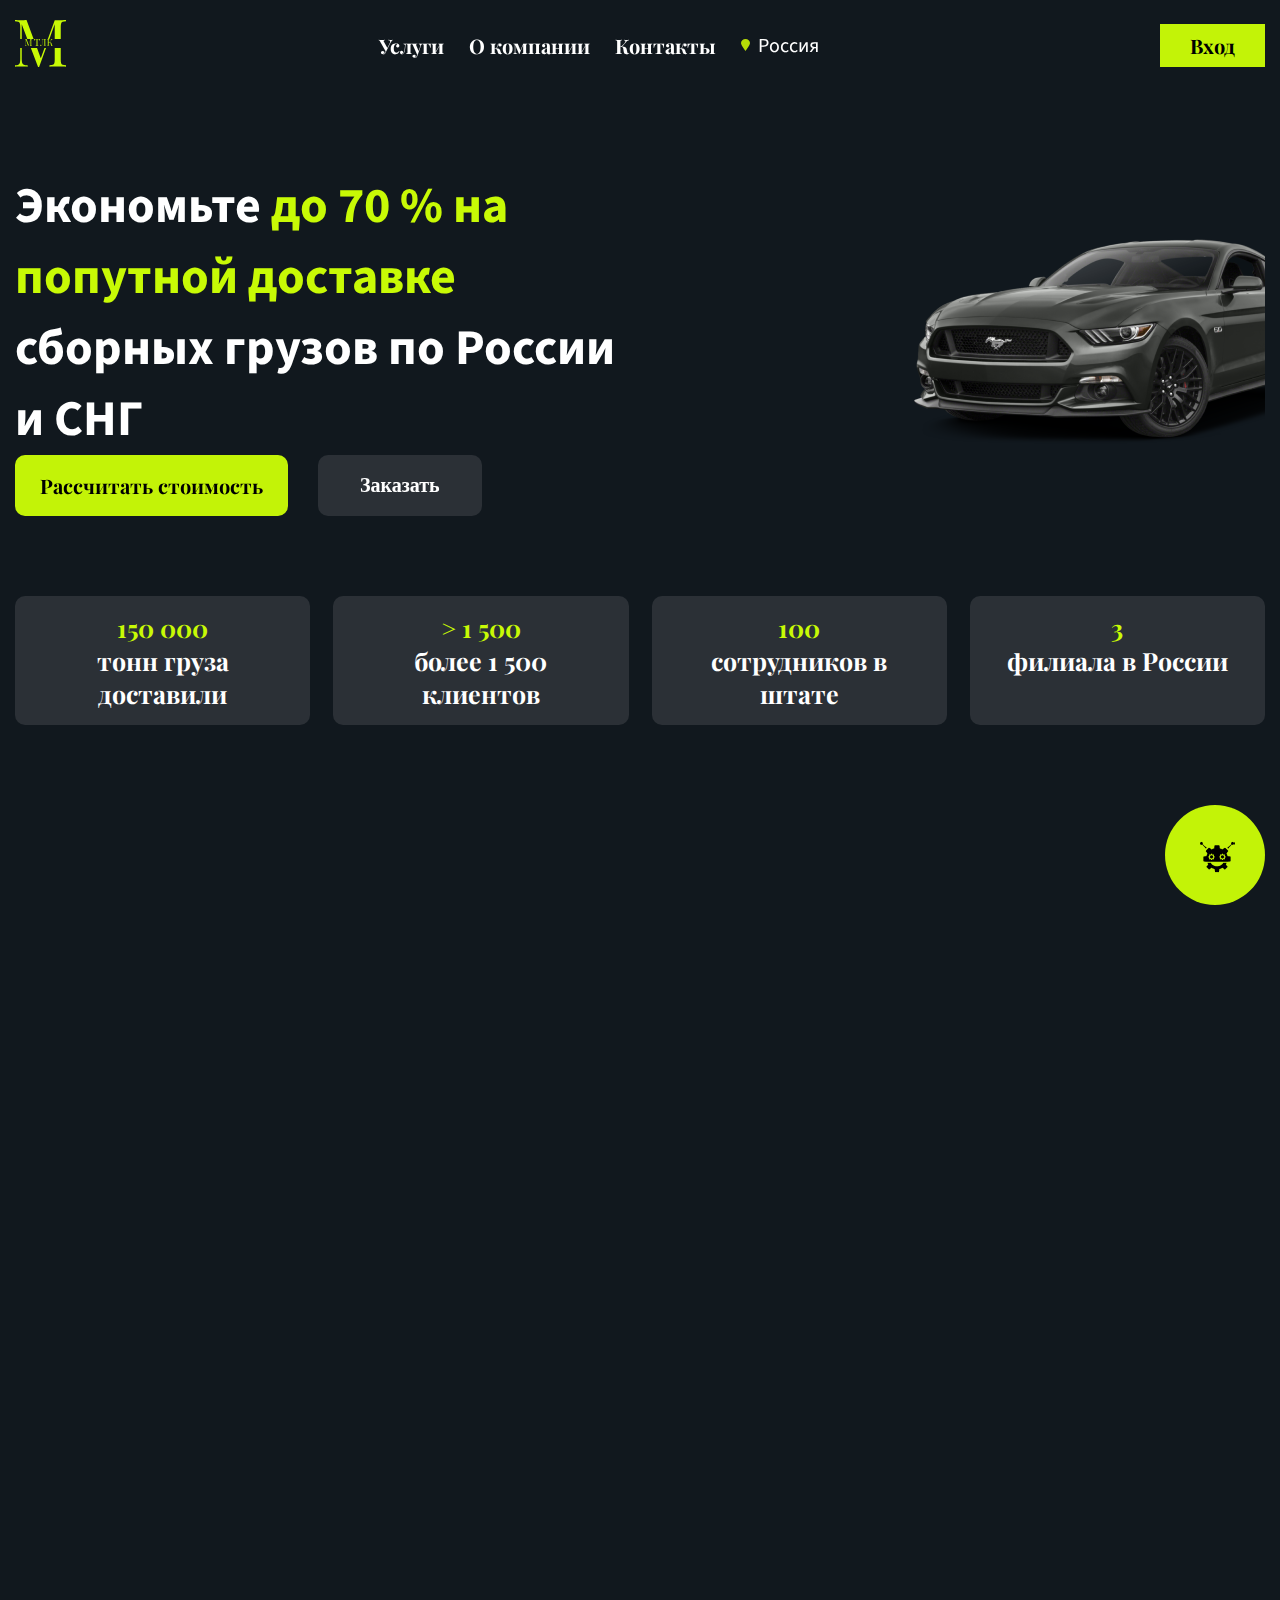
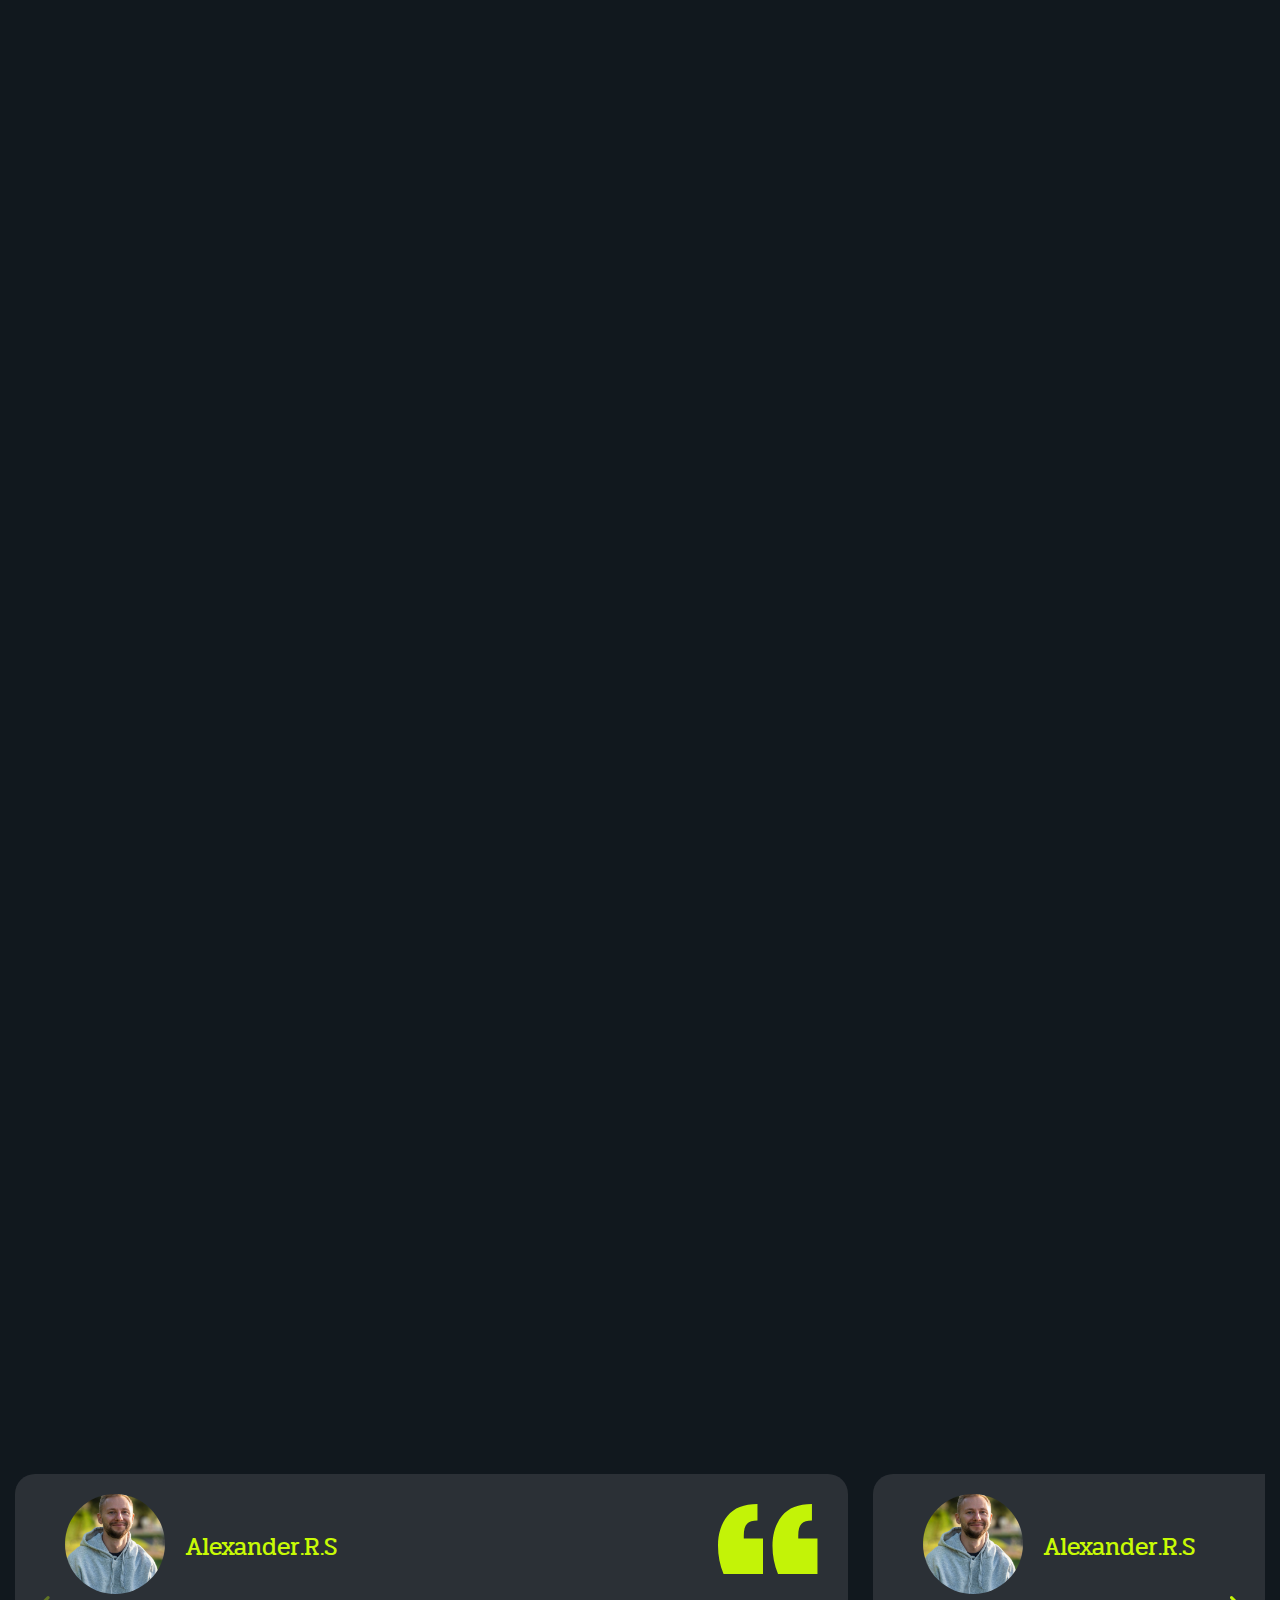
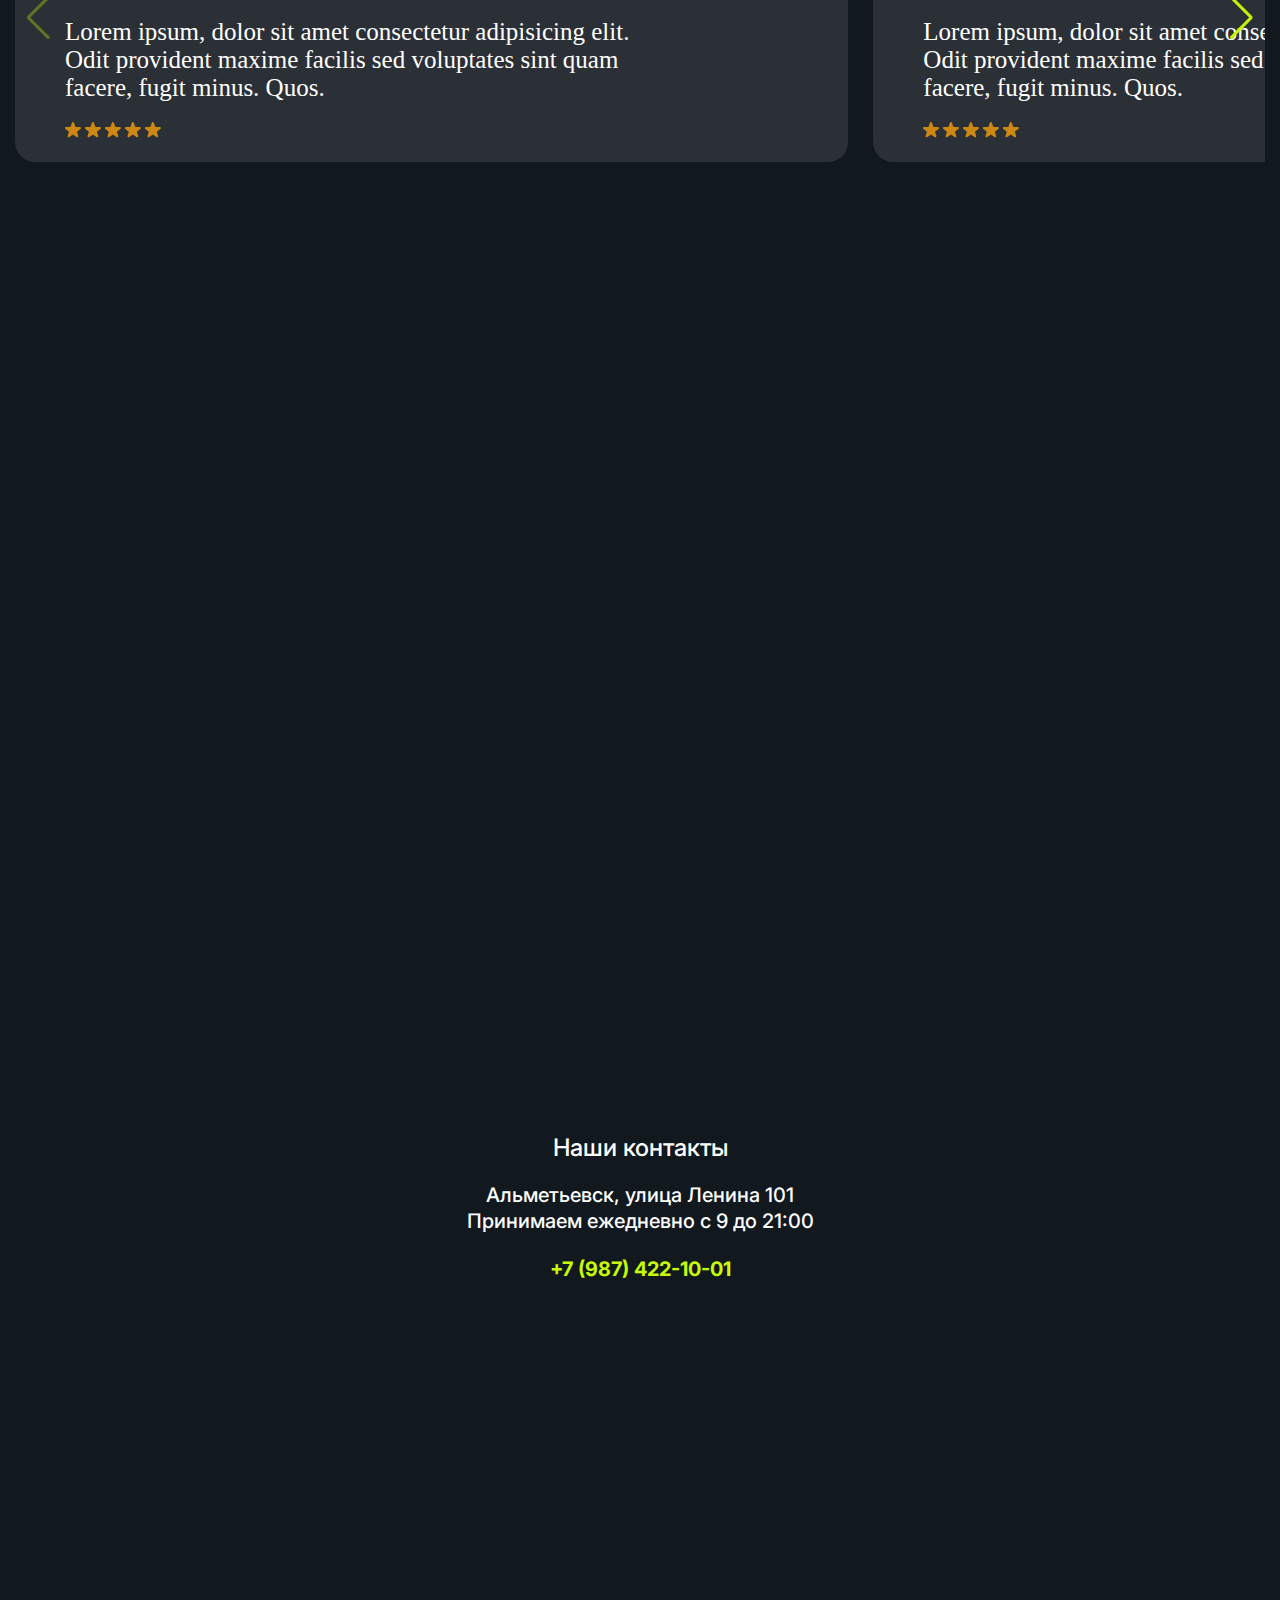
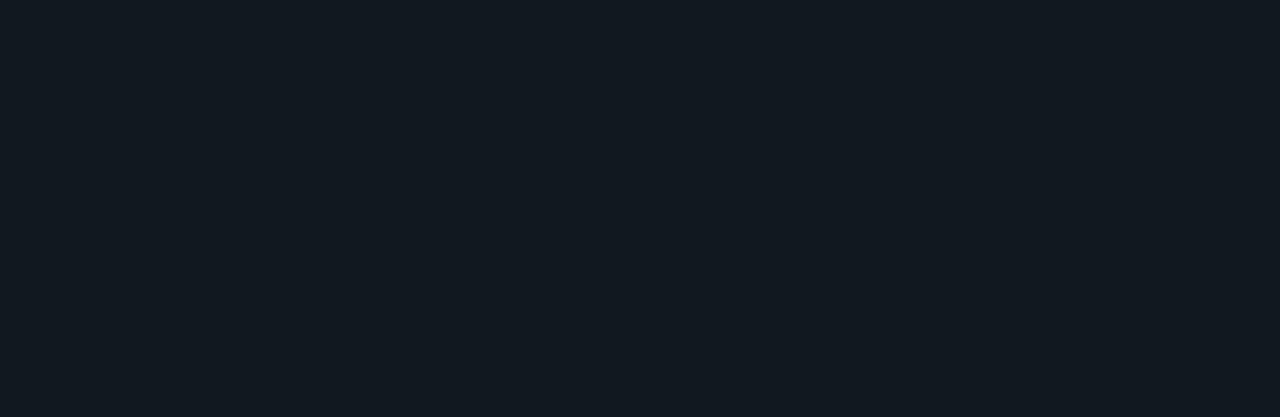
<file: index.html>
<!DOCTYPE html>
<html id="html" lang="en">

<head>
    <meta charset="UTF-8">
    <meta name="viewport" content="width=device-width, initial-scale=1.0">
    <title>Untitled</title>
    <link rel="stylesheet" href="https://cdn.jsdelivr.net/npm/swiper@11/swiper-bundle.min.css" />
    <link href="https://unpkg.com/aos@2.3.1/dist/aos.css" rel="stylesheet">
    <link rel="preconnect" href="https://fonts.googleapis.com">
    <link rel="preconnect" href="https://fonts.gstatic.com" crossorigin>
    <link rel="preconnect" href="https://fonts.googleapis.com">
    <link rel="preconnect" href="https://fonts.gstatic.com" crossorigin>
    <link
        href="https://fonts.googleapis.com/css2?family=Inter:wght@300;400;700&family=Playfair+Display:wght@700&family=Pridi:wght@400;700&family=Source+Sans+3:wght@700&display=swap"
        rel="stylesheet">
    <link rel="stylesheet" href="src/styles/style.css">
</head>

<body id="body" class="body">
    <header class="header">
        <div class="wrapper">
            <div class="header-content">
                <div class="logo" data-aos="fade-right">
                    <a href="#">
                        <img src="src/icon/logo-icon.svg" alt="">
                        <span class="logo-M">
                            <svg xmlns="http://www.w3.org/2000/svg" width="7" height="7" viewBox="0 0 7 7" fill="none">
                                <path
                                    d="M7 0V0.196353C6.79839 0.202898 6.64422 0.229079 6.53748 0.274895C6.43668 0.314166 6.36849 0.392707 6.33291 0.510519C6.29733 0.621786 6.27954 0.798503 6.27954 1.04067V5.91024C6.27954 6.14586 6.29733 6.32258 6.33291 6.44039C6.36849 6.5582 6.43668 6.63675 6.53748 6.67602C6.64422 6.71529 6.79839 6.74147 7 6.75456V6.95091C6.86362 6.93782 6.69166 6.93128 6.48412 6.93128C6.28251 6.92473 6.07793 6.92146 5.87039 6.92146C5.63913 6.92146 5.4227 6.92473 5.22109 6.93128C5.01948 6.93128 4.85642 6.93782 4.73189 6.95091V6.75456C4.9335 6.74147 5.08471 6.71529 5.18551 6.67602C5.29225 6.63675 5.3634 6.5582 5.39898 6.44039C5.43456 6.32258 5.45235 6.14586 5.45235 5.91024V0.510519L5.48793 0.539972L3.30877 7H3.16645L0.925032 0.628331V5.81206C0.925032 6.04769 0.942821 6.23422 0.978399 6.37167C1.01991 6.50257 1.09699 6.59748 1.20966 6.65638C1.32825 6.70874 1.50318 6.74147 1.73443 6.75456V6.95091C1.6277 6.93782 1.48835 6.93128 1.31639 6.93128C1.14443 6.92473 0.981364 6.92146 0.827192 6.92146C0.67895 6.92146 0.527742 6.92473 0.373571 6.93128C0.225328 6.93128 0.100805 6.93782 0 6.95091V6.75456C0.201609 6.74147 0.352817 6.70874 0.453621 6.65638C0.560356 6.59748 0.631512 6.50257 0.66709 6.37167C0.702668 6.23422 0.720457 6.04769 0.720457 5.81206V1.04067C0.720457 0.798503 0.702668 0.621786 0.66709 0.510519C0.631512 0.392707 0.560356 0.314166 0.453621 0.274895C0.352817 0.229079 0.201609 0.202898 0 0.196353V0C0.100805 0.00654503 0.225328 0.0130904 0.373571 0.0196355C0.527742 0.0261805 0.67895 0.0294528 0.827192 0.0294528C0.957645 0.0294528 1.09106 0.0261805 1.22745 0.0196355C1.36976 0.0130904 1.48835 0.00654503 1.58323 0L3.60229 5.87097L3.45108 5.94951L5.45235 0.0294528C5.52351 0.0294528 5.5917 0.0294528 5.65692 0.0294528C5.72808 0.0294528 5.79924 0.0294528 5.87039 0.0294528C6.07793 0.0294528 6.28251 0.0261805 6.48412 0.0196355C6.69166 0.0130904 6.86362 0.00654503 7 0Z"
                                    fill="#C8FA05" />
                            </svg>
                        </span>
                        <span class="logo-T">
                            <svg xmlns="http://www.w3.org/2000/svg" width="6" height="7" viewBox="0 0 6 7" fill="none">
                                <path
                                    d="M6 0C5.97158 0.250471 5.95027 0.494351 5.93606 0.731639C5.92895 0.962335 5.9254 1.1403 5.9254 1.26554C5.9254 1.42373 5.92895 1.57203 5.93606 1.71045C5.94316 1.84887 5.95027 1.97081 5.95737 2.07627H5.71226C5.66252 1.61488 5.59503 1.25235 5.50977 0.9887C5.42451 0.718455 5.27531 0.524011 5.06217 0.405367C4.84902 0.286723 4.51865 0.227401 4.07105 0.227401H3.49556V5.85311C3.49556 6.11676 3.52043 6.3145 3.57016 6.44633C3.627 6.57815 3.73357 6.66714 3.88988 6.71328C4.04618 6.75942 4.27353 6.78908 4.57194 6.80226V7C4.38721 6.98682 4.15275 6.98023 3.86856 6.98023C3.58437 6.97363 3.29663 6.97034 3.00533 6.97034C2.68561 6.97034 2.38366 6.97363 2.09947 6.98023C1.82238 6.98023 1.59858 6.98682 1.42806 7V6.80226C1.72647 6.78908 1.95382 6.75942 2.11013 6.71328C2.26643 6.66714 2.36945 6.57815 2.41918 6.44633C2.47602 6.3145 2.50444 6.11676 2.50444 5.85311V0.227401H1.92895C1.48846 0.227401 1.15808 0.286723 0.937834 0.405367C0.72469 0.524011 0.575488 0.718455 0.490231 0.9887C0.404973 1.25235 0.337478 1.61488 0.287745 2.07627H0.0426291C0.0568387 1.97081 0.0639436 1.84887 0.0639436 1.71045C0.0710484 1.57203 0.0746009 1.42373 0.0746009 1.26554C0.0746009 1.1403 0.0674959 0.962335 0.0532863 0.731639C0.0461815 0.494351 0.0284192 0.250471 0 0C0.298401 0.00659125 0.62167 0.0131829 0.969805 0.0197741C1.32505 0.0263654 1.68028 0.0296608 2.03552 0.0296608C2.39076 0.0296608 2.71403 0.0296608 3.00533 0.0296608C3.29663 0.0296608 3.61634 0.0296608 3.96448 0.0296608C4.31972 0.0296608 4.67496 0.0263654 5.0302 0.0197741C5.38544 0.0131829 5.7087 0.00659125 6 0Z"
                                    fill="#C8FA05" />
                            </svg>
                        </span>
                        <span class="logo-L">
                            <svg xmlns="http://www.w3.org/2000/svg" width="6" height="7" viewBox="0 0 6 7" fill="none">
                                <path
                                    d="M6 0V0.193906C5.79045 0.200369 5.6302 0.226224 5.51926 0.271468C5.41448 0.31025 5.34361 0.387812 5.30663 0.504155C5.26965 0.614035 5.25116 0.78855 5.25116 1.0277V5.83656C5.25116 6.06925 5.26965 6.24377 5.30663 6.36011C5.34361 6.47645 5.41448 6.55402 5.51926 6.5928C5.6302 6.63158 5.79045 6.65743 6 6.67036V6.86427C5.87057 6.85134 5.70108 6.84487 5.49153 6.84487C5.28197 6.83841 5.05701 6.83518 4.81664 6.83518C4.57011 6.83518 4.32049 6.83841 4.0678 6.84487C3.82126 6.84487 3.61787 6.85134 3.45763 6.86427V6.67036C3.71649 6.65743 3.91371 6.63158 4.04931 6.5928C4.1849 6.55402 4.27427 6.47645 4.31741 6.36011C4.36672 6.24377 4.39137 6.06925 4.39137 5.83656V1.0277C4.39137 0.78855 4.37288 0.610803 4.3359 0.49446C4.29892 0.378117 4.22496 0.300554 4.11402 0.261772C4.00924 0.216528 3.85208 0.193906 3.64253 0.193906H3.52234C3.30662 0.193906 3.14638 0.216528 3.0416 0.261772C2.94299 0.300554 2.87827 0.381348 2.84746 0.504155C2.81664 0.620499 2.79199 0.795014 2.7735 1.0277C2.74268 1.40905 2.71186 1.81948 2.68105 2.259C2.65639 2.69852 2.6225 3.14127 2.57935 3.58726C2.54237 4.03324 2.48382 4.45983 2.4037 4.86704C2.32357 5.27424 2.2188 5.63943 2.08937 5.9626C1.95994 6.27932 1.79353 6.53139 1.59014 6.71884C1.38675 6.90628 1.13713 7 0.841294 7C0.637904 7 0.446841 6.95152 0.268104 6.85457C0.0893679 6.75115 0 6.57987 0 6.34072C0 6.17267 0.0523872 6.04017 0.157164 5.94321C0.26194 5.8398 0.391371 5.78809 0.545455 5.78809C0.681048 5.78809 0.791987 5.82687 0.878274 5.90443C0.970724 5.98199 1.01695 6.08541 1.01695 6.21468C1.01695 6.35688 0.983051 6.47322 0.915254 6.56371C0.847457 6.64774 0.748844 6.72853 0.619414 6.80609C0.662557 6.81256 0.702619 6.81579 0.739599 6.81579C0.782742 6.81579 0.81664 6.81579 0.841294 6.81579C1.12481 6.81579 1.36209 6.70268 1.55316 6.47645C1.74422 6.25023 1.8983 5.94321 2.01541 5.5554C2.13867 5.16113 2.23421 4.71514 2.302 4.21745C2.3698 3.71976 2.42219 3.19945 2.45917 2.65651C2.49615 2.10711 2.53005 1.56417 2.56086 1.0277C2.57935 0.801477 2.57011 0.630194 2.53313 0.51385C2.50231 0.397507 2.42835 0.316713 2.31125 0.271468C2.20031 0.226224 2.0339 0.200369 1.81202 0.193906V0C1.94145 0.00646344 2.09553 0.0129273 2.27427 0.0193907C2.453 0.0258542 2.61633 0.0290857 2.76425 0.0290857C2.90601 0.0290857 3.0416 0.0258542 3.17103 0.0193907C3.30663 0.00646383 3.44222 0 3.57781 0C3.81202 0 4.02465 0.00646383 4.21572 0.0193907C4.40678 0.0258542 4.63482 0.0290857 4.89985 0.0290857C5.02311 0.0290857 5.15254 0.0290857 5.28813 0.0290857C5.42373 0.0226222 5.55316 0.0193907 5.67643 0.0193907C5.80586 0.0129273 5.91371 0.00646344 6 0Z"
                                    fill="#C8FA05" />
                            </svg>
                        </span>
                        <span class="logo-K">
                            <svg xmlns="http://www.w3.org/2000/svg" width="6" height="7" viewBox="0 0 6 7" fill="none">
                                <path
                                    d="M2.47573 0V0.193906C2.25566 0.200369 2.08738 0.226224 1.97087 0.271468C1.86084 0.31025 1.78641 0.387812 1.74757 0.504155C1.70874 0.614035 1.68932 0.78855 1.68932 1.0277V5.83656C1.68932 6.06925 1.70874 6.24377 1.74757 6.36011C1.78641 6.47645 1.86084 6.55402 1.97087 6.5928C2.08738 6.63158 2.25566 6.65743 2.47573 6.67036V6.86427C2.32686 6.85134 2.13916 6.84487 1.91262 6.84487C1.69256 6.83841 1.46926 6.83518 1.24272 6.83518C0.990291 6.83518 0.754045 6.83841 0.53398 6.84487C0.313916 6.84487 0.135922 6.85134 0 6.86427V6.67036C0.220065 6.65743 0.385113 6.63158 0.495145 6.5928C0.61165 6.55402 0.689319 6.47645 0.728153 6.36011C0.766988 6.24377 0.786408 6.06925 0.786408 5.83656V1.0277C0.786408 0.78855 0.766988 0.614035 0.728153 0.504155C0.689319 0.387812 0.61165 0.31025 0.495145 0.271468C0.385113 0.226224 0.220065 0.200369 0 0.193906V0C0.135922 0.00646344 0.313916 0.0129273 0.53398 0.0193907C0.754045 0.0258542 0.990291 0.0290857 1.24272 0.0290857C1.46926 0.0290857 1.69256 0.0258542 1.91262 0.0193907C2.13916 0.0129273 2.32686 0.00646344 2.47573 0ZM2.36893 3.21884C2.71197 3.21884 3.03236 3.25439 3.33009 3.32548C3.6343 3.39658 3.8932 3.53232 4.1068 3.73269C4.32039 3.93306 4.47249 4.23038 4.56311 4.62465L4.84466 5.84626C4.91586 6.14358 4.98058 6.35365 5.03884 6.47645C5.09709 6.5928 5.19741 6.64774 5.3398 6.64127C5.44984 6.63481 5.54045 6.59926 5.61165 6.53463C5.68932 6.46999 5.77023 6.38273 5.85437 6.27285L6 6.3795C5.87702 6.56048 5.7411 6.70914 5.59223 6.82548C5.44336 6.94183 5.23301 7 4.96116 7C4.73463 7 4.52751 6.93536 4.3398 6.80609C4.15857 6.67036 4.01942 6.38596 3.92233 5.95291L3.65048 4.75069C3.59223 4.47922 3.52427 4.24331 3.4466 4.04294C3.36893 3.84257 3.24595 3.68744 3.07767 3.57756C2.90938 3.46122 2.66019 3.40305 2.33009 3.40305H1.50485V3.21884H2.36893ZM1.68932 3.40305V3.21884C1.96116 3.21237 2.1877 3.15743 2.36893 3.05402C2.55663 2.94414 2.71197 2.81163 2.83495 2.65651L3.76699 1.47368C3.98058 1.20222 4.12621 0.972761 4.20388 0.785319C4.28155 0.597876 4.27832 0.455679 4.19417 0.358726C4.11003 0.255309 3.93204 0.200369 3.66019 0.193906V0C3.78317 0.00646344 3.90939 0.0129273 4.03884 0.0193907C4.16828 0.0193907 4.2945 0.0226222 4.41747 0.0290857C4.54692 0.0290857 4.66667 0.0290857 4.7767 0.0290857C4.94498 0.0290857 5.10032 0.0258542 5.24272 0.0193907C5.38511 0.0129273 5.50485 0.00646344 5.60194 0V0.193906C5.40129 0.21976 5.20712 0.287627 5.01942 0.397507C4.83171 0.500923 4.64401 0.668975 4.45631 0.901662L2.48544 3.40305H1.68932Z"
                                    fill="#C8FA05" />
                            </svg>
                        </span>
                    </a>
                </div>
                <nav class="nav" data-aos="fade-up">
                    <ol class="nav-bar">
                        <li class="nav-item">
                            <a href="#">Услуги</a>
                        </li>
                        <li class="nav-item">
                            <a href="#">О компании</a>
                        </li>
                        <li class="nav-item">
                            <a href="#">Контакты</a>
                        </li>
                        <li class="nav-item">
                            <div class="nav-city-icon">
                                <svg xmlns="http://www.w3.org/2000/svg" width="9" height="12" viewBox="0 0 9 12"
                                    fill="none">
                                    <path
                                        d="M-2.54292e-07 4C-6.11631e-08 1.79086 2.01472 3.43001e-07 4.5 5.60272e-07C6.98528 7.77542e-07 9 1.79086 9 4C9 6.20914 4.5 12 4.5 12C4.5 12 -4.47421e-07 6.20914 -2.54292e-07 4Z"
                                        fill="#B6DC06" />
                                </svg>
                            </div>
                            <div class="select-city-wrapper">
                                <select class="city-select" name="nav-item-select">
                                    <option value="Казань">Россия</option>
                                    <option value="Казань">Казахстан</option>
                                    <option value="Казань">Грузия</option>
                                    <option value="Казань">Армения</option>
                                </select>
                            </div>
                        </li>
                    </ol>
                </nav>
                <div class="logo-button" data-aos="fade-left">
                    <button id="sign-btn" class="logo-btn">Вход</button>
                </div>
                <div id="regModal" class="modalReg">
                    <div class="modalReg-content">
                        <button id="close-modal-btn" class="modal-btn">
                            <svg fill="#C3F307" height="20px" width="20px" version="1.1" id="Capa_1"
                                xmlns="http://www.w3.org/2000/svg" xmlns:xlink="http://www.w3.org/1999/xlink"
                                viewBox="0 0 460.775 460.775" xml:space="preserve">
                                <g id="SVGRepo_bgCarrier" stroke-width="0"></g>
                                <g id="SVGRepo_tracerCarrier" stroke-linecap="round" stroke-linejoin="round"></g>
                                <g id="SVGRepo_iconCarrier">
                                    <path
                                        d="M285.08,230.397L456.218,59.27c6.076-6.077,6.076-15.911,0-21.986L423.511,4.565c-2.913-2.911-6.866-4.55-10.992-4.55 c-4.127,0-8.08,1.639-10.993,4.55l-171.138,171.14L59.25,4.565c-2.913-2.911-6.866-4.55-10.993-4.55 c-4.126,0-8.08,1.639-10.992,4.55L4.558,37.284c-6.077,6.075-6.077,15.909,0,21.986l171.138,171.128L4.575,401.505 c-6.074,6.077-6.074,15.911,0,21.986l32.709,32.719c2.911,2.911,6.865,4.55,10.992,4.55c4.127,0,8.08-1.639,10.994-4.55 l171.117-171.12l171.118,171.12c2.913,2.911,6.866,4.55,10.993,4.55c4.128,0,8.081-1.639,10.992-4.55l32.709-32.719 c6.074-6.075,6.074-15.909,0-21.986L285.08,230.397z">
                                    </path>
                                </g>
                            </svg>
                        </button>
                        <div class="modal-title">
                            <div class="modal-title-signIn">
                                <button class="tab_btn active">Вход</button>
                            </div>
                            <div class="modal-title-signUp">
                                <button class="tab_btn">Регистрация</button>
                            </div>
                        </div>
                        <div class="tab-content active">
                            <div class="modal-form-input">
                                <form class="modal-form" name="modalForm" action="#" method="POST">
                                    <div class="input-email-modal" data-aos="fade-left">
                                        <input name="email" placeholder="Почта" type="email" required="required">
                                    </div>
                                    <div class="input-password-modal" data-aos="fade-left">
                                        <input name="password" placeholder="Пароль" type="password" required="required">
                                    </div>
                                    <input class="input-login-btn-modal" type="submit" name="submit_btn" value="Войти">
                                </form>
                            </div>
                            <div class="modal-checkbox">
                                <div class="checkbox-modal">
                                    <div class="checkboxSelf">
                                        <input class="checkboxModal" type="checkbox" name="checkbox">
                                        <span class="custom-checkbox"></span>
                                        <div class="checkbox-modal-txt">
                                            Сохранить пароль
                                        </div>
                                    </div>
                                    <div class="modal-passwrod">
                                        <a href="#">Забыли пароль?</a>
                                    </div>
                                </div>
                            </div>
                        </div>
                        <div class="tab-content">
                            <div class="modal-Reg-form-input">
                                <form class="modal-Reg-form" name="modalRegForm" action="#" method="POST">
                                    <div class="input-Reg-name-modal" data-aos="fade-left">
                                        <input name="Modalname" placeholder="Имя" type="text" required="required">
                                    </div>
                                    <div class="input-Reg-surname-modal" data-aos="fade-left">
                                        <input name="name" placeholder="Фамилия" type="text" required="required">
                                    </div>
                                    <div class="input-Reg-email-modal" data-aos="fade-left">
                                        <input name="email" placeholder="Почта" type="email" required="required">
                                    </div>
                                    <div class="input-Reg-name-modal" data-aos="fade-left">
                                        <input name="password" placeholder="Пароль" type="password" required="required">
                                    </div>
                                    <div class="input-Reg-name-modal" data-aos="fade-left">
                                        <input name="password" placeholder="Повторите пароль" type="password"
                                            required="required">
                                    </div>
                                    <input class="input-Reg-btn-modal" type="submit" name="submit_btn"
                                        value="Регистрация">
                                </form>
                            </div>
                        </div>
                    </div>
                </div>
            </div>
    </header>
    <section class="hero">
        <div class="wrapper">
            <div class="hero-content">
                <div class="hero-main-txt">
                    <div class="hero-title" data-aos="fade-right">
                        Экономьте <span id="green-txt">до 70 % на попутной доставке</span> сборных грузов по России
                        и СНГ
                    </div>
                    <div class="hero-button" data-aos="fade-right">
                        <button id="priceButton" class="hero-btn count-btn">Рассчитать стоимость</button>
                        <button id="orderButton" class="hero-btn order-btn">Заказать</button>
                    </div>
                    <div class="order-modal">
                        <div class="order-modal-content">
                            <button id="close-modal-order-btn" class="modal-btn">
                                <svg fill="#C3F307" height="20px" width="20px" version="1.1" id="Capa_1"
                                    xmlns="http://www.w3.org/2000/svg" xmlns:xlink="http://www.w3.org/1999/xlink"
                                    viewBox="0 0 460.775 460.775" xml:space="preserve">
                                    <g id="SVGRepo_bgCarrier" stroke-width="0"></g>
                                    <g id="SVGRepo_tracerCarrier" stroke-linecap="round" stroke-linejoin="round"></g>
                                    <g id="SVGRepo_iconCarrier">
                                        <path
                                            d="M285.08,230.397L456.218,59.27c6.076-6.077,6.076-15.911,0-21.986L423.511,4.565c-2.913-2.911-6.866-4.55-10.992-4.55 c-4.127,0-8.08,1.639-10.993,4.55l-171.138,171.14L59.25,4.565c-2.913-2.911-6.866-4.55-10.993-4.55 c-4.126,0-8.08,1.639-10.992,4.55L4.558,37.284c-6.077,6.075-6.077,15.909,0,21.986l171.138,171.128L4.575,401.505 c-6.074,6.077-6.074,15.911,0,21.986l32.709,32.719c2.911,2.911,6.865,4.55,10.992,4.55c4.127,0,8.08-1.639,10.994-4.55 l171.117-171.12l171.118,171.12c2.913,2.911,6.866,4.55,10.993,4.55c4.128,0,8.081-1.639,10.992-4.55l32.709-32.719 c6.074-6.075,6.074-15.909,0-21.986L285.08,230.397z">
                                        </path>
                                    </g>
                                </svg>
                            </button>
                            <div class="order-title">
                                <div class="order-title-main">
                                    Заказать машину
                                </div>
                                <div class="order-title-desc">
                                    Заполните форму ниже
                                </div>
                            </div>
                            <div class="order-form">
                                <form class="modal-order-form" name="modal-order-Form" action="#" method="POST">
                                    <div class="input-name-surname-Order-modal input-order">
                                        <div class="input-order-title">
                                            Введите ваше имя и фамилию
                                        </div>
                                        <input name="nameSurname" placeholder="Иванов Инванов" type="text"
                                            required="required">
                                    </div>
                                    <div class="input-tel-Order-modal input-order">
                                        <div class="input-order-title">
                                            Введите ваш телефон
                                        </div>
                                        <input name="password" placeholder="+7 999 999 99 99" type="tel"
                                            required="required">
                                    </div>
                                    <div class="input-location-Order-modal input-order">
                                        <div class="input-order-title">
                                            Куда нужно будет ехать
                                        </div>
                                        <div class="select-location-wrapper">
                                            <select class="location-order" name="select-location-order"
                                                required="required">
                                                <option value="Казань">Казань</option>
                                                <option value="Казань">Москва</option>
                                                <option value="Казань">Челябинск</option>
                                            </select>
                                        </div>
                                    </div>
                                    <div class="input-classAuto-Order-modal input-order">
                                        <div class="input-order-title">
                                            Выбрать класс авто
                                        </div>
                                        <div class="select-classAuto-wrapper">
                                            <select class="classAuto-order" name="select-classAuto-order"
                                                required="required">
                                                <option value="Казань">Премиум класс</option>
                                                <option value="Казань">Вип класс</option>
                                                <option value="Казань">Обычный</option>
                                            </select>

                                        </div>
                                    </div>
                                    <div class="input-organization-Order-modal input-order">
                                        <div class="input-order-title">
                                            Организация
                                        </div>
                                        <input name="organization" placeholder="Не обезательно" type="text">
                                    </div>
                                    <input class="modal_btn" type="submit" name="submit_modal_btn" value="Заказать">
                                </form>
                            </div>
                            <div class="data-agreement">
                                Отправка заявки подразумевает обязательное согласие на обработку персональных данных
                                соответствии с политикой комфиденциальности
                            </div>
                        </div>
                    </div>
                    <div class="price-modal">
                        <div class="price-modal-content">
                            <button id="close-price-modal-order-btn" class="modal-btn">
                                <svg fill="#C3F307" height="20px" width="20px" version="1.1" id="Capa_1"
                                    xmlns="http://www.w3.org/2000/svg" xmlns:xlink="http://www.w3.org/1999/xlink"
                                    viewBox="0 0 460.775 460.775" xml:space="preserve">
                                    <g id="SVGRepo_bgCarrier" stroke-width="0"></g>
                                    <g id="SVGRepo_tracerCarrier" stroke-linecap="round" stroke-linejoin="round"></g>
                                    <g id="SVGRepo_iconCarrier">
                                        <path
                                            d="M285.08,230.397L456.218,59.27c6.076-6.077,6.076-15.911,0-21.986L423.511,4.565c-2.913-2.911-6.866-4.55-10.992-4.55 c-4.127,0-8.08,1.639-10.993,4.55l-171.138,171.14L59.25,4.565c-2.913-2.911-6.866-4.55-10.993-4.55 c-4.126,0-8.08,1.639-10.992,4.55L4.558,37.284c-6.077,6.075-6.077,15.909,0,21.986l171.138,171.128L4.575,401.505 c-6.074,6.077-6.074,15.911,0,21.986l32.709,32.719c2.911,2.911,6.865,4.55,10.992,4.55c4.127,0,8.08-1.639,10.994-4.55 l171.117-171.12l171.118,171.12c2.913,2.911,6.866,4.55,10.993,4.55c4.128,0,8.081-1.639,10.992-4.55l32.709-32.719 c6.074-6.075,6.074-15.909,0-21.986L285.08,230.397z">
                                        </path>
                                    </g>
                                </svg>
                            </button>
                            <div class="price-modal-title">
                                <div class="order-title-main">
                                    Узнать стоимость поездки
                                </div>
                            </div>
                            <div class="price-form">
                                <form class="modal-price-form" name="modal-order-Form" action="#" method="POST">
                                    <div class="input-classAuto-price-modal input-order">
                                        <div class="input-order-title">
                                            Выбор класса авто
                                        </div>
                                        <div class="select-price-classAuto-wrapper">
                                            <select class="price-classAuto-price" name="select-price-classAuto-order"
                                                required="required">
                                                <option value="Премиум">Премиум</option>
                                                <option value="Вип класс">Вип класс</option>
                                                <option value="Обычный">Обычный</option>
                                            </select>
                                        </div>
                                    </div>
                                    <div class="input-tel-price-modal input-order">
                                        <div class="input-order-title">
                                            Введите ваш телефон
                                        </div>
                                        <input id="price-tel" name="password" placeholder="+7 999 999 99 99" type="tel"
                                            required="required">
                                    </div>
                                    <div class="input-regular-price-modal input-order">
                                        <div class="input-order-title">
                                            Регулярность
                                        </div>
                                        <div class="select-price-regular-wrapper">
                                            <select class="price-regular" name="select-price-order" required="required">
                                                <option value="Казань">Разово</option>
                                                <option value="Казань">Постоянно</option>
                                            </select>
                                        </div>
                                    </div>
                                    <div class="input-where-price-modal input-order">
                                        <div class="input-order-title">
                                            Куда
                                        </div>
                                        <div class="select-where-wrapper">
                                            <select class="where-price" name="select-where-order" required="required">
                                                <option value="Казань">Казань</option>
                                                <option value="Челябинск">Челябинск</option>
                                                <option value="Москва">Москва</option>
                                            </select>
                                        </div>
                                    </div>
                                    <div class="input-sum-price-modal input-order">
                                        <div class="input-order-title">
                                            Итоговая цена
                                        </div>
                                        <input name="sum" placeholder="31 500р" type="text">
                                    </div>
                                    <input class="modal_btn" type="submit" name="submit_modal_btn" value="Заказать">
                                </form>
                            </div>
                            <div class="data-agreement">
                                Отправка заявки подразумевает обязательное согласие на обработку персональных данных
                                соответствии с политикой комфиденциальности
                            </div>
                        </div>
                    </div>
                </div>
                <div class="hero-img" data-aos="fade-left">
                    <img src="src/img/hero/hero-car.png" alt="">
                </div>
            </div>
        </div>
    </section>
    <section class="statistics">
        <div class="wrapper">
            <div class="statistics-content">
                <ol class="statistics-list">
                    <li class="statistics-item" data-aos="fade-right">
                        <div class="statistics-number" id="green-txt">150 000</div>
                        <div class="statistics-txt">тонн груза доставили</div>
                    </li>
                    <li class="statistics-item" data-aos="fade-down">
                        <div class="statistics-number" id="green-txt">> 1 500</div>
                        <div class="statistics-txt">более 1 500 клиентов</div>
                    </li>
                    <li class="statistics-item" data-aos="fade-down">
                        <div class="statistics-number" id="green-txt">100</div>
                        <div class="statistics-txt">сотрудников в штате</div>
                    </li>
                    <li class="statistics-item" data-aos="fade-left">
                        <div class="statistics-number" id="green-txt">3</div>
                        <div class="statistics-txt">филиала в России</div>
                    </li>
                </ol>
            </div>
        </div>
    </section>
    <section class="car-park">
        <div class="wrapper">
            <div class="car-park-content">
                <div class="car-park-title container-title" data-aos="zoom-in">
                    Наш автопарк
                </div>
                <ol class="cars-list">
                    <li class="car-item" data-aos="fade-down-right">
                        <div class="car-img">
                            <img src="src/img/car-park/car-1.png" alt="">
                        </div>
                        <div class="car-txt">
                            <div class="car-txt-title">
                                <a href="#">
                                    Микроавтобусы 7-14 мест
                                </a>
                            </div>
                            <div class="car-txt-desc">
                                От 10.000р за два рейса утро-вечер почасовая оплата от 550р час
                            </div>
                        </div>
                    </li>
                    <li class="car-item" data-aos="fade-down-left">
                        <div class="car-img">
                            <img src="src/img/car-park/car-1.png" alt="">
                        </div>
                        <div class="car-txt">
                            <div class="car-txt-title">
                                <a href="#">
                                    Микроавтобусы 18-21 мест
                                </a>
                            </div>
                            <div class="car-txt-desc">
                                От 15.000р за два рейса утро-вечер почасовая оплата от 750р час
                            </div>
                        </div>
                    </li>
                    <li class="car-item" data-aos="fade-up-right">
                        <div class="car-img">
                            <img src="src/img/car-park/car-2.png" alt="">
                        </div>
                        <div class="car-txt">
                            <div class="car-txt-title">
                                <a href="#">
                                    Автобусы 28 мест
                                </a>
                            </div>
                            <div class="car-txt-desc">
                                От 20.000р за два рейса утро-вечер почасовая оплата от 950р час
                            </div>
                        </div>
                    </li>
                    <li class="car-item" data-aos="fade-up-left">
                        <div class="car-img">
                            <img src="src/img/car-park/car-2.png" alt="">
                        </div>
                        <div class="car-txt">
                            <div class="car-txt-title">
                                <a href="#">
                                    Автобусы 54 места
                                </a>
                            </div>
                            <div class="car-txt-desc">
                                От 20.000р за два рейса утро-вечер почасовая оплата от 950р час </div>
                        </div>
                    </li>
                    <li class="car-item" data-aos="fade-up">
                        <div class="car-img">
                            <img src="src/img/car-park/car-3.png" alt="">
                        </div>
                        <div class="car-txt">
                            <div class="car-txt-title">
                                <a href="#">
                                    Грузовые ГАЗели разного тоннажа
                                </a>
                            </div>
                            <div class="car-txt-desc">
                                от 2.500р в час + 1250р в час за одного грузчика (при необходимости)
                            </div>
                        </div>
                    </li>
                </ol>
            </div>
        </div>
    </section>
    <section class="passenger-vehicles">
        <div class="wrapper">
            <div class="passenger-vehicles-content">
                <div class="passenger-vehicles-title container-title" data-aos="zoom-in">
                    Легковые автомобили:
                </div>
                <ol class="passenger-vehicles-list">
                    <li class="passenger-vehicles-item" data-aos="fade-down-right">
                        <div class="passenger-vehicles-img">
                            <img src="src/img/passenger-vehicles/car-1.png" alt="">
                        </div>
                        <div class="passenger-vehicles-txt">
                            <div class="passenger-vehicles-txt-title">
                                <a href="#">
                                    Эконом-класс
                                </a>
                            </div>
                            <div class="passenger-vehicles-txt-desc">
                                от 30.000р в месяц (в зависимости от графика работы) Почасовая оплата от 1500р
                            </div>
                        </div>
                    </li>
                    <li class="passenger-vehicles-item" data-aos="fade-down-left">
                        <div class="passenger-vehicles-img">
                            <img src="src/img/passenger-vehicles/car-2.png" alt="">
                        </div>
                        <div class="passenger-vehicles-txt">
                            <div class="passenger-vehicles-txt-title">
                                <a href="#">
                                    Бизнес-класс
                                </a>
                            </div>
                            <div class="passenger-vehicles-txt-desc">
                                от 45.000р в месяц (в зависимости от графика работы) Почасовая оплата от 2500р
                            </div>
                        </div>
                    </li>
                    <li class="passenger-vehicles-item" data-aos="fade-up-right">
                        <div class="passenger-vehicles-img">
                            <img src="src/img/passenger-vehicles/car-3.png" alt="">
                        </div>
                        <div class="passenger-vehicles-txt">
                            <div class="passenger-vehicles-txt-title">
                                <a href="#">
                                    Представительский класс
                                </a>
                            </div>
                            <div class="passenger-vehicles-txt-desc">
                                от 60.000р в месяц (в зависимости от графика работы) Почасовая оплата от 5000р
                            </div>
                        </div>
                    </li>
                    <li class="passenger-vehicles-item" data-aos="fade-up-left">
                        <div class="passenger-vehicles-img">
                            <img src="src/img/passenger-vehicles/car-4.png" alt="">
                        </div>
                        <div class="passenger-vehicles-txt">
                            <div class="passenger-vehicles-txt-title">
                                <a href="#">
                                    Премиум класс
                                </a>
                            </div>
                            <div class="passenger-vehicles-txt-desc">
                                от 75.000р в месяц (в зависимости от графика работы) Почасовая оплата от 7500р
                            </div>
                        </div>
                    </li>
                    <li class="passenger-vehicles-item" data-aos="fade-up">
                        <div class="passenger-vehicles-img">
                            <img src="src/img/passenger-vehicles/car-5.png" alt="">
                        </div>
                        <div class="passenger-vehicles-txt">
                            <div class="passenger-vehicles-txt-title">
                                <a href="#">
                                    Внедорожники
                                </a>
                            </div>
                            <div class="passenger-vehicles-txt-desc">
                                от 100.000 в месяц (в зависимости от графика работы, марки авто и объема
                                двигателя).Почасовая оплата от 10.000р
                            </div>
                        </div>
                    </li>
                </ol>
            </div>
        </div>
    </section>
    <section class="about">
        <div class="wrapper">
            <div class="about-content">
                <div class="about-title" data-aos="zoom-in">
                    Мы <span id="green-txt">ценим</span> время и комфорт <span id="green-txt">своих клиентов</span>
                </div>
                <ol class="about-list">
                    <li class="about-item" data-aos="fade-right">
                        <div class="about-item-img">
                            <img src="src/img/about/about-1.png" alt="">
                        </div>
                        <div class="about-item-txt">
                            <div class="about-item-txt-title">
                                Электоронный документооборот
                            </div>
                            <div class="about-item-txt-title-desc">
                                Быстро согласовывает любые документы и пересылаем вашему бухгалтеру с помощью ЭЦП
                            </div>
                        </div>
                    </li>
                    <li class="about-item" data-aos="fade-up">
                        <div class="about-item-img">
                            <img src="src/img/about/about-2.png" alt="">
                        </div>
                        <div class="about-item-txt">
                            <div class="about-item-txt-title">
                                Комплексная работа
                            </div>
                            <div class="about-item-txt-title-desc">
                                Берем на себя все организационные и документальные вопросыс растоможку,доставку товаров
                            </div>
                        </div>
                    </li>
                    <li class="about-item" data-aos="fade-up">
                        <div class="about-item-img">
                            <img src="src/img/about/about-3.png" alt="">
                        </div>
                        <div class="about-item-txt">
                            <div class="about-item-txt-title">
                                Соблюдение сроков
                            </div>
                            <div class="about-item-txt-title-desc">
                                Несем материальную ответственность за нарушение сроков перевозки/поставки по нашей вине.
                            </div>
                        </div>
                    </li>
                    <li class="about-item" data-aos="fade-left">
                        <div class="about-item-img">
                            <img src="src/img/about/about-4.png" alt="">
                        </div>
                        <div class="about-item-txt">
                            <div class="about-item-txt-title">
                                Удобное отслеживание заказов
                            </div>
                            <div class="about-item-txt-title-desc">
                                Один звонок личному менеджеру и вы знаете,где сейчас едет ваш груз.
                            </div>
                        </div>
                    </li>
                </ol>
            </div>
        </div>
    </section>
    <section class="promo">
        <div class="wrapper">
            <div class="promo-content" data-aos="fade-up">
                <div class="promo-rent" data-aos="fade-right">
                    <div class="promo-rent-icon">
                        <img src="src/icon/rent-icon.png" alt="">
                    </div>
                    <div class="promo-rent-txt">
                        Все траспортные средства сдаются в аренду <span>только с водителем!</span>
                    </div>
                </div>
                <div class="promo-img">
                    <img src="src/img/promo/promo-1.png" alt="">
                </div>
                <div class="promo-payment" data-aos="fade-left">
                    <div class="promo-payment-icon">
                        <img src="src/icon/payment-icon.png" alt="">
                    </div>
                    <div class="promo-payment-txt">
                        Оплата производится <span>удобным дня заказчика способом</span>
                    </div>
                </div>
            </div>
        </div>
    </section>
    <section class="review">
        <div class="wrapper">
            <div class="review-content">
                <div class="swiper mySwiper">
                    <div class="swiper-wrapper">
                        <div class="swiper-slide reviewSlide">
                            <div class="review-header">
                                <div class="review-img">
                                    <img src="src/review/img.jpeg" alt="">
                                </div>
                                <div class="review-name">
                                    Alexander.R.S
                                </div>
                            </div>
                            <div class="review-txt">
                                Lorem ipsum, dolor sit amet consectetur adipisicing elit. Odit provident maxime facilis
                                sed voluptates sint quam facere, fugit minus. Quos.
                            </div>
                            <div class="review-stars">
                                <img src="src/icon/stars.svg" alt="">
                            </div>
                        </div>
                        <div class="swiper-slide reviewSlide">
                            <div class="review-header">
                                <div class="review-img">
                                    <img src="src/review/img.jpeg" alt="">
                                </div>
                                <div class="review-name">
                                    Alexander.R.S
                                </div>
                            </div>
                            <div class="review-txt">
                                Lorem ipsum, dolor sit amet consectetur adipisicing elit. Odit provident maxime facilis
                                sed voluptates sint quam facere, fugit minus. Quos.
                            </div>
                            <div class="review-stars">
                                <img src="src/icon/stars.svg" alt="">
                            </div>
                        </div>
                        <div class="swiper-slide reviewSlide">
                            <div class="review-header">
                                <div class="review-img">
                                    <img src="src/review/img.jpeg" alt="">
                                </div>
                                <div class="review-name">
                                    Alexander.R.S
                                </div>
                            </div>
                            <div class="review-txt">
                                Lorem ipsum, dolor sit amet consectetur adipisicing elit. Odit provident maxime facilis
                                sed voluptates sint quam facere, fugit minus. Quos.
                            </div>
                            <div class="review-stars">
                                <img src="src/icon/stars.svg" alt="">
                            </div>
                        </div>
                        <div class="swiper-slide reviewSlide">
                            <div class="review-header">
                                <div class="review-img">
                                    <img src="src/review/img.jpeg" alt="">
                                </div>
                                <div class="review-name">
                                    Alexander.R.S
                                </div>
                            </div>
                            <div class="review-txt">
                                Lorem ipsum, dolor sit amet consectetur adipisicing elit. Odit provident maxime facilis
                                sed voluptates sint quam facere, fugit minus. Quos.
                            </div>
                            <div class="review-stars">
                                <img src="src/icon/stars.svg" alt="">
                            </div>
                        </div>
                        <div class="swiper-slide reviewSlide">
                            <div class="review-header">
                                <div class="review-img">
                                    <img src="src/review/img.jpeg" alt="">
                                </div>
                                <div class="review-name">
                                    Alexander.R.S
                                </div>
                            </div>
                            <div class="review-txt">
                                Lorem ipsum, dolor sit amet consectetur adipisicing elit. Odit provident maxime facilis
                                sed voluptates sint quam facere, fugit minus. Quos.
                            </div>
                            <div class="review-stars">
                                <img src="src/icon/stars.svg" alt="">
                            </div>
                        </div>
                        <div class="swiper-slide reviewSlide">
                            <div class="review-header">
                                <div class="review-img">
                                    <img src="src/review/img.jpeg" alt="">
                                </div>
                                <div class="review-name">
                                    Alexander.R.S
                                </div>
                            </div>
                            <div class="review-txt">
                                Lorem ipsum, dolor sit amet consectetur adipisicing elit. Odit provident maxime facilis
                                sed voluptates sint quam facere, fugit minus. Quos.
                            </div>
                            <div class="review-stars">
                                <img src="src/icon/stars.svg" alt="">
                            </div>
                        </div>
                    </div>
                    <div class="swiper-navigation">
                        <div class="swiper-button-next"></div>
                        <div class="swiper-button-prev"></div>
                    </div>
                </div>
            </div>
        </div>
    </section>
    <section class="feedback">
        <div class="wrapper">
            <div class="feedback-content">
                <div class="feedback-img" data-aos="fade-right">
                    <img src="src/img/feedback/feedback-1.png" alt="">
                </div>
                <div class="feedback-form" data-aos="fade-left">
                    <form class="feedback-form" name="feedback" action="#" method="POST">
                        <div class="feedback-title" data-aos="fade-down">
                            Остались вопросы? Задайте их нашему менеджеру
                        </div>
                        <div class="input-name" data-aos="fade-left">
                            <input name="name" placeholder="Ваше имя" type="text" required="required">
                        </div>
                        <div class="input-email" data-aos="fade-left">
                            <input name="email" placeholder="E-mail" type="email" required="required">
                        </div>
                        <div class="input-tel" data-aos="fade-left">
                            <input name="tel" placeholder="Телефон" type="tel" required="required">
                        </div>
                        <div class="input-text" data-aos="fade-left">
                            <textarea name="message" placeholder="Ваше сообщение"></textarea>
                        </div>
                        <div class="input-submit">
                            <input type="submit">
                        </div>
                    </form>
                </div>
            </div>
        </div>
    </section>
    <footer class="footer">
        <div class="foooter-contacts">
            <div class="foooter-contacts-title">
                Наши контакты
            </div>
            <div class="foooter-contacts-address">
                Альметьевск, улица Ленина 101 Принимаем ежедневно с 9 до 21:00
            </div>
            <div class="foooter-contacts-tel">
                <a href="tel:+7 (987) 422-10-01">
                    +7 (987) 422-10-01
                </a>
            </div>
        </div>
        <div id="map" class="footer-map map">
            <script src="https://api-maps.yandex.ru/v3/?apikey=339c5fba-2f05-426a-b156-ad18c8560fa4&lang=ru_RU"></script>
        </div>
    </footer>
    <script src="https://cdn.jsdelivr.net/npm/swiper@11/swiper-bundle.min.js"></script>
    <script src="src/scripts/index.js"></script>
    <script src="src/scripts/price.js"></script>
    <script src="https://unpkg.com/aos@2.3.1/dist/aos.js"></script>
    <script>
        AOS.init();
    </script>
</body>

</html>
</file>
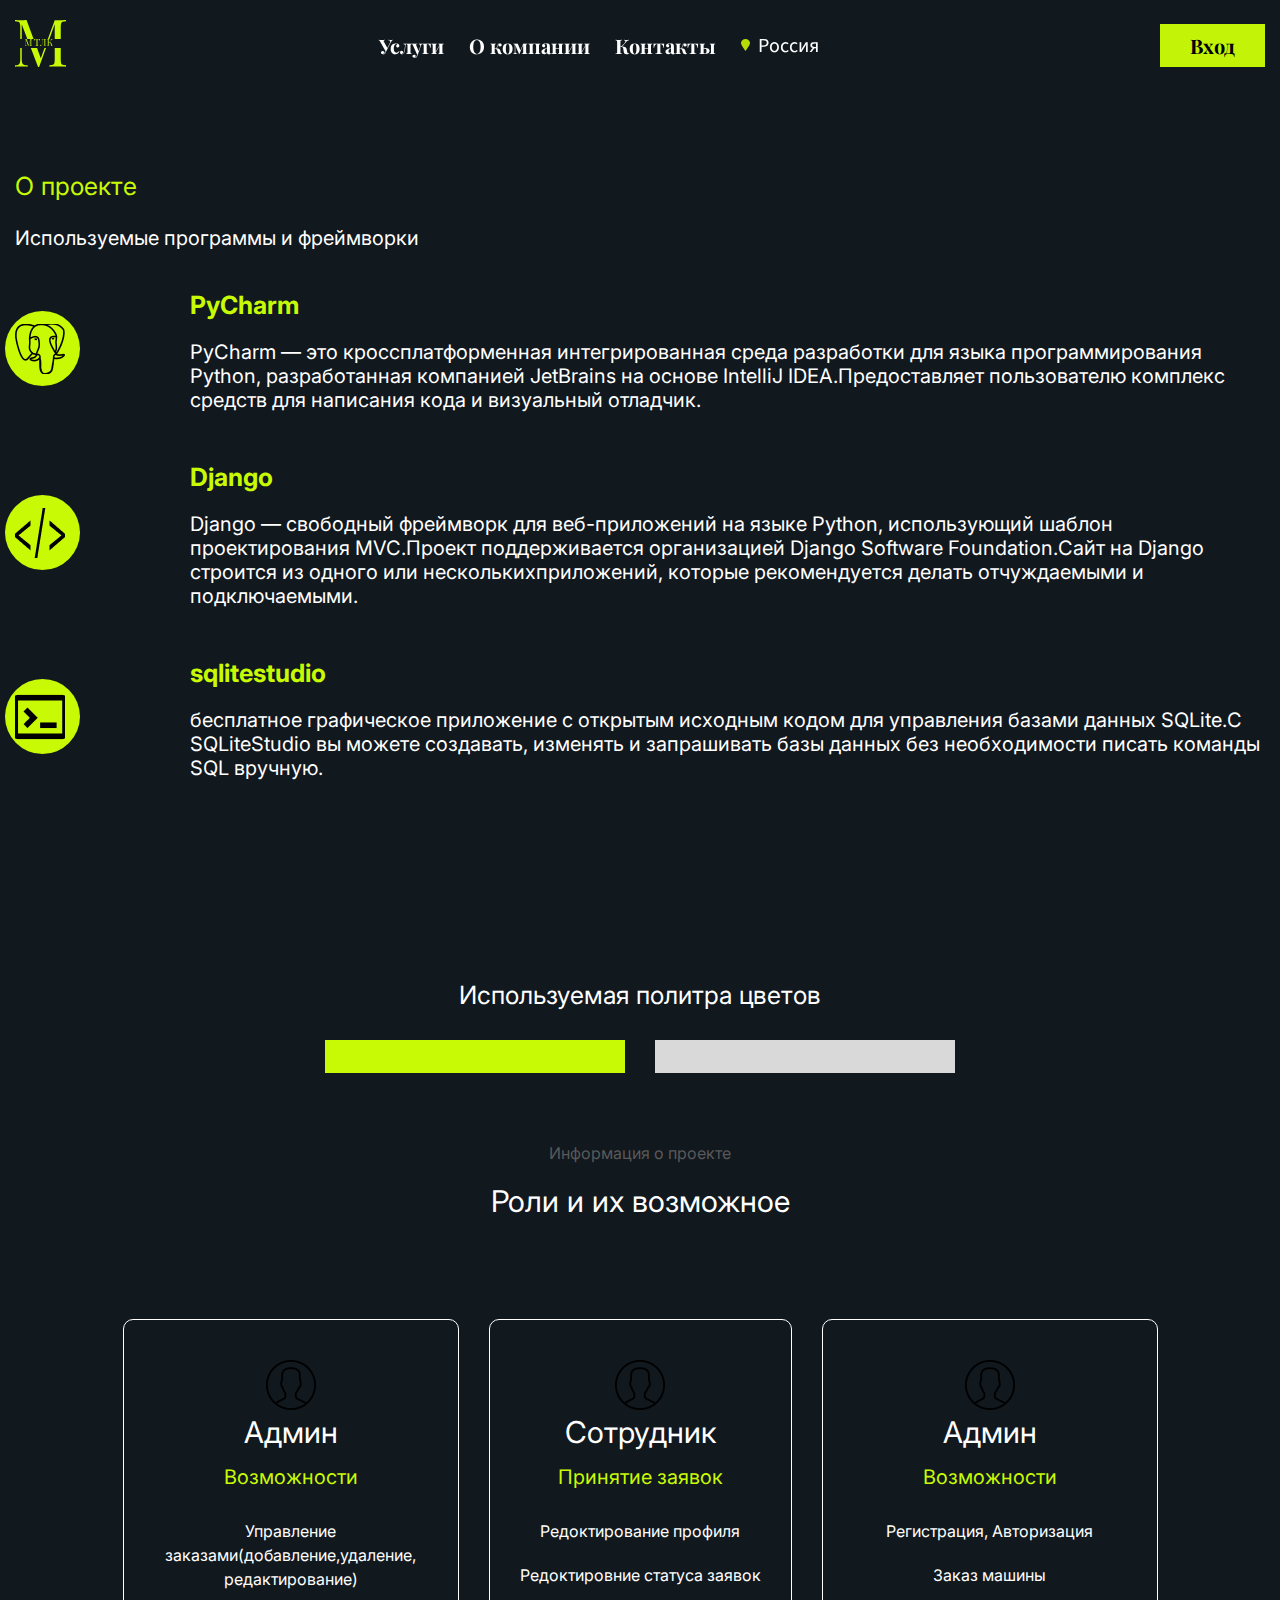
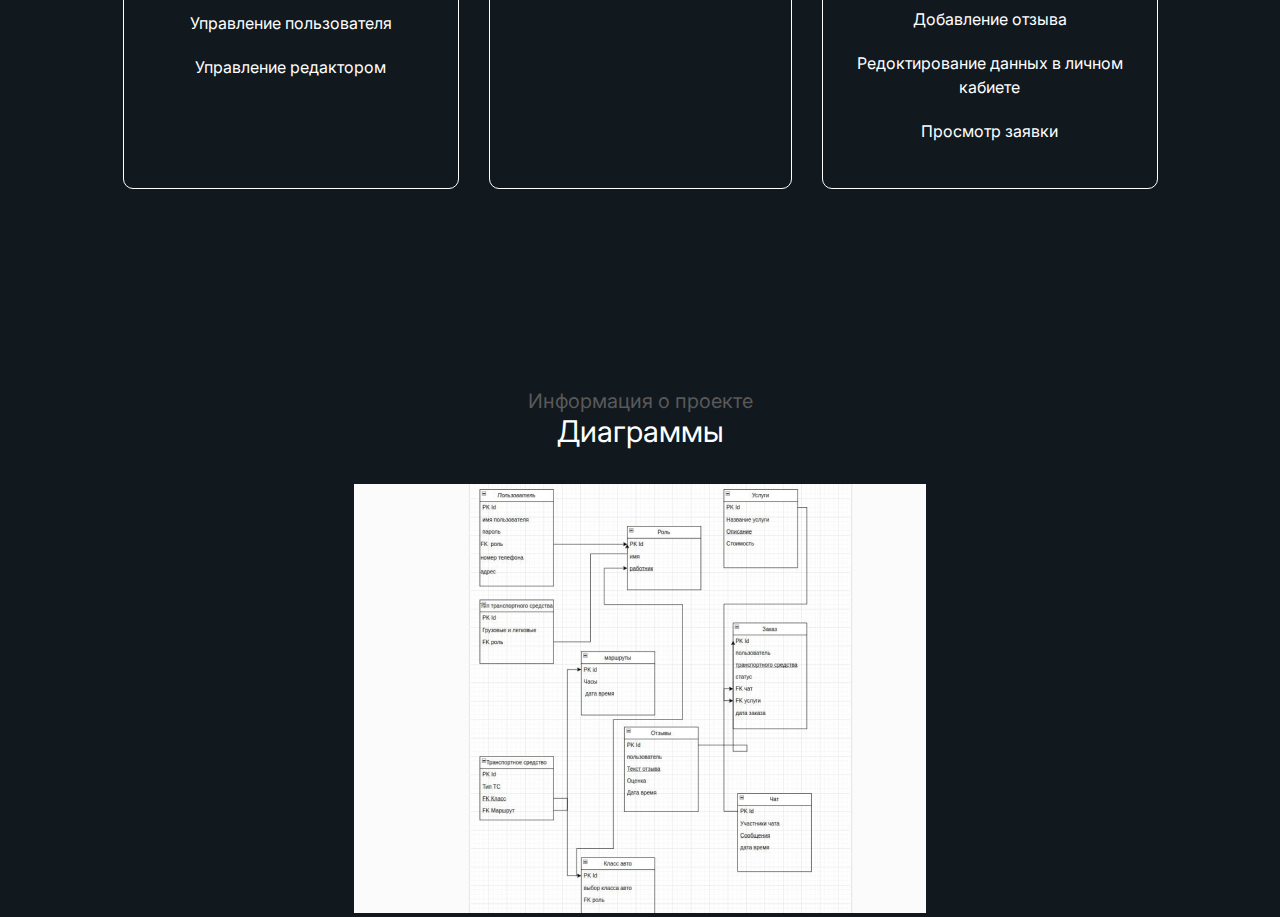
<file: about-project.html>
<!DOCTYPE html>
<html id="html" lang="en">

<head>
    <meta charset="UTF-8">
    <meta name="viewport" content="width=device-width, initial-scale=1.0">
    <title>About-project</title>
    <link rel="stylesheet" href="https://cdn.jsdelivr.net/npm/swiper@11/swiper-bundle.min.css" />
    <link href="https://unpkg.com/aos@2.3.1/dist/aos.css" rel="stylesheet">
    <link rel="preconnect" href="https://fonts.googleapis.com">
    <link rel="preconnect" href="https://fonts.gstatic.com" crossorigin>
    <link rel="preconnect" href="https://fonts.googleapis.com">
    <link rel="preconnect" href="https://fonts.gstatic.com" crossorigin>
    <link
        href="https://fonts.googleapis.com/css2?family=Inter:wght@300;400;700&family=Playfair+Display:wght@700&family=Pridi:wght@400;700&family=Source+Sans+3:wght@700&display=swap"
        rel="stylesheet">
    <link rel="stylesheet" href="src/styles/style.css">
    <link rel="stylesheet" href="src/styles/about-project.css">
</head>

<body id="body" class="body">
    <header class="header">
        <div class="wrapper">
            <div class="header-content">
                <div class="logo" data-aos="fade-right">
                    <a href="#">
                        <img src="src/icon/logo-icon.svg" alt="">
                        <span class="logo-M">
                            <svg xmlns="http://www.w3.org/2000/svg" width="7" height="7" viewBox="0 0 7 7" fill="none">
                                <path
                                    d="M7 0V0.196353C6.79839 0.202898 6.64422 0.229079 6.53748 0.274895C6.43668 0.314166 6.36849 0.392707 6.33291 0.510519C6.29733 0.621786 6.27954 0.798503 6.27954 1.04067V5.91024C6.27954 6.14586 6.29733 6.32258 6.33291 6.44039C6.36849 6.5582 6.43668 6.63675 6.53748 6.67602C6.64422 6.71529 6.79839 6.74147 7 6.75456V6.95091C6.86362 6.93782 6.69166 6.93128 6.48412 6.93128C6.28251 6.92473 6.07793 6.92146 5.87039 6.92146C5.63913 6.92146 5.4227 6.92473 5.22109 6.93128C5.01948 6.93128 4.85642 6.93782 4.73189 6.95091V6.75456C4.9335 6.74147 5.08471 6.71529 5.18551 6.67602C5.29225 6.63675 5.3634 6.5582 5.39898 6.44039C5.43456 6.32258 5.45235 6.14586 5.45235 5.91024V0.510519L5.48793 0.539972L3.30877 7H3.16645L0.925032 0.628331V5.81206C0.925032 6.04769 0.942821 6.23422 0.978399 6.37167C1.01991 6.50257 1.09699 6.59748 1.20966 6.65638C1.32825 6.70874 1.50318 6.74147 1.73443 6.75456V6.95091C1.6277 6.93782 1.48835 6.93128 1.31639 6.93128C1.14443 6.92473 0.981364 6.92146 0.827192 6.92146C0.67895 6.92146 0.527742 6.92473 0.373571 6.93128C0.225328 6.93128 0.100805 6.93782 0 6.95091V6.75456C0.201609 6.74147 0.352817 6.70874 0.453621 6.65638C0.560356 6.59748 0.631512 6.50257 0.66709 6.37167C0.702668 6.23422 0.720457 6.04769 0.720457 5.81206V1.04067C0.720457 0.798503 0.702668 0.621786 0.66709 0.510519C0.631512 0.392707 0.560356 0.314166 0.453621 0.274895C0.352817 0.229079 0.201609 0.202898 0 0.196353V0C0.100805 0.00654503 0.225328 0.0130904 0.373571 0.0196355C0.527742 0.0261805 0.67895 0.0294528 0.827192 0.0294528C0.957645 0.0294528 1.09106 0.0261805 1.22745 0.0196355C1.36976 0.0130904 1.48835 0.00654503 1.58323 0L3.60229 5.87097L3.45108 5.94951L5.45235 0.0294528C5.52351 0.0294528 5.5917 0.0294528 5.65692 0.0294528C5.72808 0.0294528 5.79924 0.0294528 5.87039 0.0294528C6.07793 0.0294528 6.28251 0.0261805 6.48412 0.0196355C6.69166 0.0130904 6.86362 0.00654503 7 0Z"
                                    fill="#C8FA05" />
                            </svg>
                        </span>
                        <span class="logo-T">
                            <svg xmlns="http://www.w3.org/2000/svg" width="6" height="7" viewBox="0 0 6 7" fill="none">
                                <path
                                    d="M6 0C5.97158 0.250471 5.95027 0.494351 5.93606 0.731639C5.92895 0.962335 5.9254 1.1403 5.9254 1.26554C5.9254 1.42373 5.92895 1.57203 5.93606 1.71045C5.94316 1.84887 5.95027 1.97081 5.95737 2.07627H5.71226C5.66252 1.61488 5.59503 1.25235 5.50977 0.9887C5.42451 0.718455 5.27531 0.524011 5.06217 0.405367C4.84902 0.286723 4.51865 0.227401 4.07105 0.227401H3.49556V5.85311C3.49556 6.11676 3.52043 6.3145 3.57016 6.44633C3.627 6.57815 3.73357 6.66714 3.88988 6.71328C4.04618 6.75942 4.27353 6.78908 4.57194 6.80226V7C4.38721 6.98682 4.15275 6.98023 3.86856 6.98023C3.58437 6.97363 3.29663 6.97034 3.00533 6.97034C2.68561 6.97034 2.38366 6.97363 2.09947 6.98023C1.82238 6.98023 1.59858 6.98682 1.42806 7V6.80226C1.72647 6.78908 1.95382 6.75942 2.11013 6.71328C2.26643 6.66714 2.36945 6.57815 2.41918 6.44633C2.47602 6.3145 2.50444 6.11676 2.50444 5.85311V0.227401H1.92895C1.48846 0.227401 1.15808 0.286723 0.937834 0.405367C0.72469 0.524011 0.575488 0.718455 0.490231 0.9887C0.404973 1.25235 0.337478 1.61488 0.287745 2.07627H0.0426291C0.0568387 1.97081 0.0639436 1.84887 0.0639436 1.71045C0.0710484 1.57203 0.0746009 1.42373 0.0746009 1.26554C0.0746009 1.1403 0.0674959 0.962335 0.0532863 0.731639C0.0461815 0.494351 0.0284192 0.250471 0 0C0.298401 0.00659125 0.62167 0.0131829 0.969805 0.0197741C1.32505 0.0263654 1.68028 0.0296608 2.03552 0.0296608C2.39076 0.0296608 2.71403 0.0296608 3.00533 0.0296608C3.29663 0.0296608 3.61634 0.0296608 3.96448 0.0296608C4.31972 0.0296608 4.67496 0.0263654 5.0302 0.0197741C5.38544 0.0131829 5.7087 0.00659125 6 0Z"
                                    fill="#C8FA05" />
                            </svg>
                        </span>
                        <span class="logo-L">
                            <svg xmlns="http://www.w3.org/2000/svg" width="6" height="7" viewBox="0 0 6 7" fill="none">
                                <path
                                    d="M6 0V0.193906C5.79045 0.200369 5.6302 0.226224 5.51926 0.271468C5.41448 0.31025 5.34361 0.387812 5.30663 0.504155C5.26965 0.614035 5.25116 0.78855 5.25116 1.0277V5.83656C5.25116 6.06925 5.26965 6.24377 5.30663 6.36011C5.34361 6.47645 5.41448 6.55402 5.51926 6.5928C5.6302 6.63158 5.79045 6.65743 6 6.67036V6.86427C5.87057 6.85134 5.70108 6.84487 5.49153 6.84487C5.28197 6.83841 5.05701 6.83518 4.81664 6.83518C4.57011 6.83518 4.32049 6.83841 4.0678 6.84487C3.82126 6.84487 3.61787 6.85134 3.45763 6.86427V6.67036C3.71649 6.65743 3.91371 6.63158 4.04931 6.5928C4.1849 6.55402 4.27427 6.47645 4.31741 6.36011C4.36672 6.24377 4.39137 6.06925 4.39137 5.83656V1.0277C4.39137 0.78855 4.37288 0.610803 4.3359 0.49446C4.29892 0.378117 4.22496 0.300554 4.11402 0.261772C4.00924 0.216528 3.85208 0.193906 3.64253 0.193906H3.52234C3.30662 0.193906 3.14638 0.216528 3.0416 0.261772C2.94299 0.300554 2.87827 0.381348 2.84746 0.504155C2.81664 0.620499 2.79199 0.795014 2.7735 1.0277C2.74268 1.40905 2.71186 1.81948 2.68105 2.259C2.65639 2.69852 2.6225 3.14127 2.57935 3.58726C2.54237 4.03324 2.48382 4.45983 2.4037 4.86704C2.32357 5.27424 2.2188 5.63943 2.08937 5.9626C1.95994 6.27932 1.79353 6.53139 1.59014 6.71884C1.38675 6.90628 1.13713 7 0.841294 7C0.637904 7 0.446841 6.95152 0.268104 6.85457C0.0893679 6.75115 0 6.57987 0 6.34072C0 6.17267 0.0523872 6.04017 0.157164 5.94321C0.26194 5.8398 0.391371 5.78809 0.545455 5.78809C0.681048 5.78809 0.791987 5.82687 0.878274 5.90443C0.970724 5.98199 1.01695 6.08541 1.01695 6.21468C1.01695 6.35688 0.983051 6.47322 0.915254 6.56371C0.847457 6.64774 0.748844 6.72853 0.619414 6.80609C0.662557 6.81256 0.702619 6.81579 0.739599 6.81579C0.782742 6.81579 0.81664 6.81579 0.841294 6.81579C1.12481 6.81579 1.36209 6.70268 1.55316 6.47645C1.74422 6.25023 1.8983 5.94321 2.01541 5.5554C2.13867 5.16113 2.23421 4.71514 2.302 4.21745C2.3698 3.71976 2.42219 3.19945 2.45917 2.65651C2.49615 2.10711 2.53005 1.56417 2.56086 1.0277C2.57935 0.801477 2.57011 0.630194 2.53313 0.51385C2.50231 0.397507 2.42835 0.316713 2.31125 0.271468C2.20031 0.226224 2.0339 0.200369 1.81202 0.193906V0C1.94145 0.00646344 2.09553 0.0129273 2.27427 0.0193907C2.453 0.0258542 2.61633 0.0290857 2.76425 0.0290857C2.90601 0.0290857 3.0416 0.0258542 3.17103 0.0193907C3.30663 0.00646383 3.44222 0 3.57781 0C3.81202 0 4.02465 0.00646383 4.21572 0.0193907C4.40678 0.0258542 4.63482 0.0290857 4.89985 0.0290857C5.02311 0.0290857 5.15254 0.0290857 5.28813 0.0290857C5.42373 0.0226222 5.55316 0.0193907 5.67643 0.0193907C5.80586 0.0129273 5.91371 0.00646344 6 0Z"
                                    fill="#C8FA05" />
                            </svg>
                        </span>
                        <span class="logo-K">
                            <svg xmlns="http://www.w3.org/2000/svg" width="6" height="7" viewBox="0 0 6 7" fill="none">
                                <path
                                    d="M2.47573 0V0.193906C2.25566 0.200369 2.08738 0.226224 1.97087 0.271468C1.86084 0.31025 1.78641 0.387812 1.74757 0.504155C1.70874 0.614035 1.68932 0.78855 1.68932 1.0277V5.83656C1.68932 6.06925 1.70874 6.24377 1.74757 6.36011C1.78641 6.47645 1.86084 6.55402 1.97087 6.5928C2.08738 6.63158 2.25566 6.65743 2.47573 6.67036V6.86427C2.32686 6.85134 2.13916 6.84487 1.91262 6.84487C1.69256 6.83841 1.46926 6.83518 1.24272 6.83518C0.990291 6.83518 0.754045 6.83841 0.53398 6.84487C0.313916 6.84487 0.135922 6.85134 0 6.86427V6.67036C0.220065 6.65743 0.385113 6.63158 0.495145 6.5928C0.61165 6.55402 0.689319 6.47645 0.728153 6.36011C0.766988 6.24377 0.786408 6.06925 0.786408 5.83656V1.0277C0.786408 0.78855 0.766988 0.614035 0.728153 0.504155C0.689319 0.387812 0.61165 0.31025 0.495145 0.271468C0.385113 0.226224 0.220065 0.200369 0 0.193906V0C0.135922 0.00646344 0.313916 0.0129273 0.53398 0.0193907C0.754045 0.0258542 0.990291 0.0290857 1.24272 0.0290857C1.46926 0.0290857 1.69256 0.0258542 1.91262 0.0193907C2.13916 0.0129273 2.32686 0.00646344 2.47573 0ZM2.36893 3.21884C2.71197 3.21884 3.03236 3.25439 3.33009 3.32548C3.6343 3.39658 3.8932 3.53232 4.1068 3.73269C4.32039 3.93306 4.47249 4.23038 4.56311 4.62465L4.84466 5.84626C4.91586 6.14358 4.98058 6.35365 5.03884 6.47645C5.09709 6.5928 5.19741 6.64774 5.3398 6.64127C5.44984 6.63481 5.54045 6.59926 5.61165 6.53463C5.68932 6.46999 5.77023 6.38273 5.85437 6.27285L6 6.3795C5.87702 6.56048 5.7411 6.70914 5.59223 6.82548C5.44336 6.94183 5.23301 7 4.96116 7C4.73463 7 4.52751 6.93536 4.3398 6.80609C4.15857 6.67036 4.01942 6.38596 3.92233 5.95291L3.65048 4.75069C3.59223 4.47922 3.52427 4.24331 3.4466 4.04294C3.36893 3.84257 3.24595 3.68744 3.07767 3.57756C2.90938 3.46122 2.66019 3.40305 2.33009 3.40305H1.50485V3.21884H2.36893ZM1.68932 3.40305V3.21884C1.96116 3.21237 2.1877 3.15743 2.36893 3.05402C2.55663 2.94414 2.71197 2.81163 2.83495 2.65651L3.76699 1.47368C3.98058 1.20222 4.12621 0.972761 4.20388 0.785319C4.28155 0.597876 4.27832 0.455679 4.19417 0.358726C4.11003 0.255309 3.93204 0.200369 3.66019 0.193906V0C3.78317 0.00646344 3.90939 0.0129273 4.03884 0.0193907C4.16828 0.0193907 4.2945 0.0226222 4.41747 0.0290857C4.54692 0.0290857 4.66667 0.0290857 4.7767 0.0290857C4.94498 0.0290857 5.10032 0.0258542 5.24272 0.0193907C5.38511 0.0129273 5.50485 0.00646344 5.60194 0V0.193906C5.40129 0.21976 5.20712 0.287627 5.01942 0.397507C4.83171 0.500923 4.64401 0.668975 4.45631 0.901662L2.48544 3.40305H1.68932Z"
                                    fill="#C8FA05" />
                            </svg>
                        </span>
                    </a>
                </div>
                <nav class="nav" data-aos="fade-up">
                    <ol class="nav-bar">
                        <li class="nav-item">
                            <a href="#">Услуги</a>
                        </li>
                        <li class="nav-item">
                            <a href="#">О компании</a>
                        </li>
                        <li class="nav-item">
                            <a href="#">Контакты</a>
                        </li>
                        <li class="nav-item">
                            <div class="nav-city-icon">
                                <svg xmlns="http://www.w3.org/2000/svg" width="9" height="12" viewBox="0 0 9 12"
                                    fill="none">
                                    <path
                                        d="M-2.54292e-07 4C-6.11631e-08 1.79086 2.01472 3.43001e-07 4.5 5.60272e-07C6.98528 7.77542e-07 9 1.79086 9 4C9 6.20914 4.5 12 4.5 12C4.5 12 -4.47421e-07 6.20914 -2.54292e-07 4Z"
                                        fill="#B6DC06" />
                                </svg>
                            </div>
                            <div class="select-city-wrapper">
                                <select class="city-select" name="nav-item-select">
                                    <option value="Казань">Россия</option>
                                    <option value="Казань">Казахстан</option>
                                    <option value="Казань">Грузия</option>
                                    <option value="Казань">Армения</option>
                                </select>
                            </div>
                        </li>
                    </ol>
                </nav>
                <div class="logo-button" data-aos="fade-left">
                    <button id="sign-btn" class="logo-btn">Вход</button>
                </div>
                <div id="regModal" class="modalReg">
                    <div class="modalReg-content">
                        <button id="close-modal-btn" class="modal-btn">
                            <svg fill="#C3F307" height="20px" width="20px" version="1.1" id="Capa_1"
                                xmlns="http://www.w3.org/2000/svg" xmlns:xlink="http://www.w3.org/1999/xlink"
                                viewBox="0 0 460.775 460.775" xml:space="preserve">
                                <g id="SVGRepo_bgCarrier" stroke-width="0"></g>
                                <g id="SVGRepo_tracerCarrier" stroke-linecap="round" stroke-linejoin="round"></g>
                                <g id="SVGRepo_iconCarrier">
                                    <path
                                        d="M285.08,230.397L456.218,59.27c6.076-6.077,6.076-15.911,0-21.986L423.511,4.565c-2.913-2.911-6.866-4.55-10.992-4.55 c-4.127,0-8.08,1.639-10.993,4.55l-171.138,171.14L59.25,4.565c-2.913-2.911-6.866-4.55-10.993-4.55 c-4.126,0-8.08,1.639-10.992,4.55L4.558,37.284c-6.077,6.075-6.077,15.909,0,21.986l171.138,171.128L4.575,401.505 c-6.074,6.077-6.074,15.911,0,21.986l32.709,32.719c2.911,2.911,6.865,4.55,10.992,4.55c4.127,0,8.08-1.639,10.994-4.55 l171.117-171.12l171.118,171.12c2.913,2.911,6.866,4.55,10.993,4.55c4.128,0,8.081-1.639,10.992-4.55l32.709-32.719 c6.074-6.075,6.074-15.909,0-21.986L285.08,230.397z">
                                    </path>
                                </g>
                            </svg>
                        </button>
                        <div class="modal-title">
                            <div class="modal-title-signIn">
                                <button class="tab_btn active">Вход</button>
                            </div>
                            <div class="modal-title-signUp">
                                <button class="tab_btn">Регистрация</button>
                            </div>
                        </div>
                        <div class="tab-content active">
                            <div class="modal-form-input">
                                <form class="modal-form" name="modalForm" action="#" method="POST">
                                    <div class="input-email-modal" data-aos="fade-left">
                                        <input name="email" placeholder="Почта" type="email" required="required">
                                    </div>
                                    <div class="input-password-modal" data-aos="fade-left">
                                        <input name="password" placeholder="Пароль" type="password" required="required">
                                    </div>
                                    <input class="input-login-btn-modal" type="submit" name="submit_btn" value="Войти">
                                </form>
                            </div>
                            <div class="modal-checkbox">
                                <div class="checkbox-modal">
                                    <div class="checkboxSelf">
                                        <input class="checkboxModal" type="checkbox" name="checkbox">
                                        <span class="custom-checkbox"></span>
                                        <div class="checkbox-modal-txt">
                                            Сохранить пароль
                                        </div>
                                    </div>
                                    <div class="modal-passwrod">
                                        <a href="#">Забыли пароль?</a>
                                    </div>
                                </div>
                            </div>
                        </div>
                        <div class="tab-content">
                            <div class="modal-Reg-form-input">
                                <form class="modal-Reg-form" name="modalRegForm" action="#" method="POST">
                                    <div class="input-Reg-name-modal" data-aos="fade-left">
                                        <input name="Modalname" placeholder="Имя" type="text" required="required">
                                    </div>
                                    <div class="input-Reg-surname-modal" data-aos="fade-left">
                                        <input name="name" placeholder="Фамилия" type="text" required="required">
                                    </div>
                                    <div class="input-Reg-email-modal" data-aos="fade-left">
                                        <input name="email" placeholder="Почта" type="email" required="required">
                                    </div>
                                    <div class="input-Reg-name-modal" data-aos="fade-left">
                                        <input name="password" placeholder="Пароль" type="password" required="required">
                                    </div>
                                    <div class="input-Reg-name-modal" data-aos="fade-left">
                                        <input name="password" placeholder="Повторите пароль" type="password"
                                            required="required">
                                    </div>
                                    <input class="input-Reg-btn-modal" type="submit" name="submit_btn"
                                        value="Регистрация">
                                </form>
                            </div>
                        </div>
                    </div>
                </div>
            </div>
    </header>
    <section class="about-project">
        <div class="wrapper">
            <div class="about-project-content">
                <div class="about-project-content-title">
                    О проекте
                </div>
                <div class="about-project-content-desc">
                    Используемые программы и фреймворки
                </div>
                <ol class="about-project-list">
                    <li class="about-project-list-item">
                        <div class="project-list-item-img">
                            <img src="src/img/about-projects/py.png" alt="">
                        </div>
                        <div class="project-list-item-text">
                            <div class="project-list-item-text-title">
                                PyCharm
                            </div>
                            <div class="project-list-item-text-main">
                                PyCharm — это кроссплатформенная интегрированная среда разработки для
                                языка программирования Python, разработанная компанией JetBrains на основе IntelliJ
                                IDEA.Предоставляет пользователю комплекс средств для написания кода и визуальный
                                отладчик.
                            </div>
                        </div>
                    </li>
                    <li class="about-project-list-item">
                        <div class="project-list-item-img">
                            <img src="src/img/about-projects/django.png" alt="">
                        </div>
                        <div class="project-list-item-text">
                            <div class="project-list-item-text-title">
                                Django
                            </div>
                            <div class="project-list-item-text-main">
                                Django — свободный фреймворк для веб-приложений на языке Python, использующий шаблон
                                проектирования MVC.Проект поддерживается организацией Django Software Foundation.Сайт на
                                Django строится из одного или несколькихприложений, которые рекомендуется делать
                                отчуждаемыми и подключаемыми.
                            </div>
                        </div>
                    </li>
                    <li class="about-project-list-item">
                        <div class="project-list-item-img">
                            <img src="src/img/about-projects/sql.png" alt="">
                        </div>
                        <div class="project-list-item-text">
                            <div class="project-list-item-text-title">
                                sqlitestudio
                            </div>
                            <div class="project-list-item-text-main">
                                бесплатное графическое приложение с открытым исходным кодом
                                для управления базами данных SQLite.С SQLiteStudio вы можете
                                создавать, изменять и запрашивать базы данных без
                                необходимости писать команды SQL вручную.
                            </div>
                        </div>
                    </li>
                </ol>
            </div>
        </div>
    </section>
    <section class="palette">
        <div class="wrapper">
            <div class="palette-content">
                <div class="palette-content-title">
                    Используемая политра цветов
                </div>
                <div class="palette-color-list">
                    <div class="palette-color-green palette-color">

                    </div>
                    <div class="palette-color-white palette-color">

                    </div>
                </div>
            </div>
        </div>
    </section>
    <section class="project-role">
        <div class="wrapper">
            <div class="project-role-content">
                <div class="project-role-title">
                    <span>Информация о проекте</span>
                    Роли и их возможное
                </div>
                <div class="project-role-card-list">
                    <div class="project-role-card">
                        <div class="project-role-card-content">
                            <div class="project-role-card-img">
                                <img src="src/img/about-projects/role.png" alt="">
                            </div>
                            <div class="project-role-card-text">
                                <div class="project-card-role">
                                    Админ
                                </div>
                                <div class="project-card-role-possibilities-title">
                                    Возможности
                                </div>
                                <div class="project-card-role-possibilities-list">
                                    <div class="project-card-role-possibilities-item">
                                        Управление заказами(добавление,удаление,
                                        редактирование)
                                    </div>
                                    <div class="project-card-role-possibilities-item">
                                        Управление пользователя
                                    </div>
                                    <div class="project-card-role-possibilities-item">
                                        Управление редактором
                                    </div>
                                </div>
                            </div>
                        </div>
                    </div>
                    <div class="project-role-card">
                        <div class="project-role-card-content">
                            <div class="project-role-card-img">
                                <img src="src/img/about-projects/role.png" alt="">
                            </div>
                            <div class="project-role-card-text">
                                <div class="project-card-role">
                                    Сотрудник
                                </div>
                                <div class="project-card-role-possibilities-title">
                                    Принятие заявок
                                </div>
                                <div class="project-card-role-possibilities-list">
                                    <div class="project-card-role-possibilities-item">
                                        Редоктирование профиля
                                    </div>
                                    <div class="project-card-role-possibilities-item">
                                        Редоктировние статуса заявок
                                    </div>
                                </div>
                            </div>
                        </div>
                    </div>
                    <div class="project-role-card">
                        <div class="project-role-card-content">
                            <div class="project-role-card-img">
                                <img src="src/img/about-projects/role.png" alt="">
                            </div>
                            <div class="project-role-card-text">
                                <div class="project-card-role">
                                    Админ
                                </div>
                                <div class="project-card-role-possibilities-title">
                                    Возможности
                                </div>
                                <div class="project-card-role-possibilities-list">
                                    <div class="project-card-role-possibilities-item">
                                        Регистрация, Авторизация
                                    </div>
                                    <div class="project-card-role-possibilities-item">
                                        Заказ машины
                                    </div>
                                    <div class="project-card-role-possibilities-item">
                                        Добавление отзыва
                                    </div>
                                    <div class="project-card-role-possibilities-item">
                                        Редоктирование данных в личном кабиете
                                    </div>
                                    <div class="project-card-role-possibilities-item">
                                        Просмотр заявки
                                    </div>
                                </div>
                            </div>
                        </div>
                    </div>
                </div>
            </div>
        </div>
    </section>
    <section class="diagram">
        <div class="wrapper">
            <div class="diagram-content">
                <div class="diagram-title">
                    <span>Информация о проекте</span>
                    Диаграммы
                </div>
                <div class="diagram-img-list">
                    <div class="diagram-img-item">
                        <img src="src/img/about-projects/diagram-1.png" alt="">
                    </div>
                </div>
            </div>
        </div>
    </section>
    <script src="https://cdn.jsdelivr.net/npm/swiper@11/swiper-bundle.min.js"></script>
    <script src="src/scripts/index.js"></script>
    <script src="src/scripts/price.js"></script>
    <script src="https://unpkg.com/aos@2.3.1/dist/aos.js"></script>
    <script>
        AOS.init();
    </script>
</body>

</html>
</file>
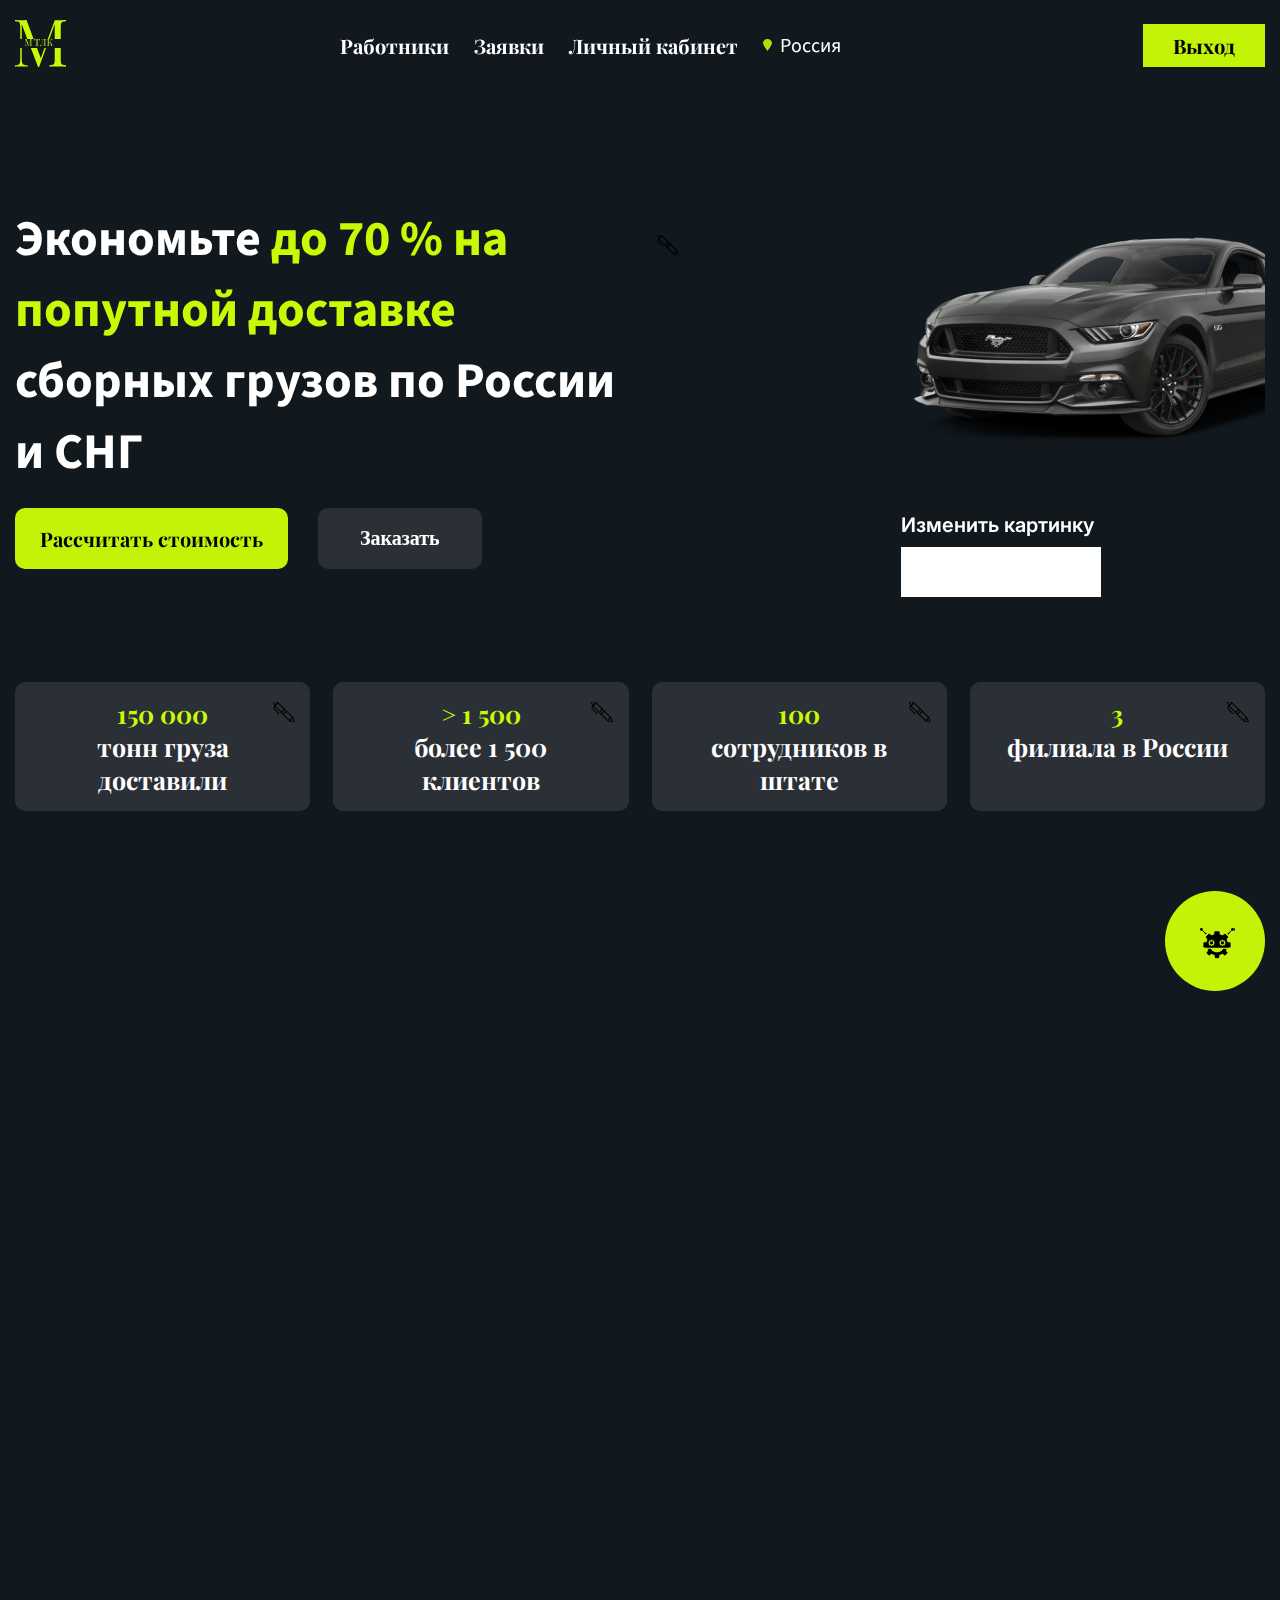
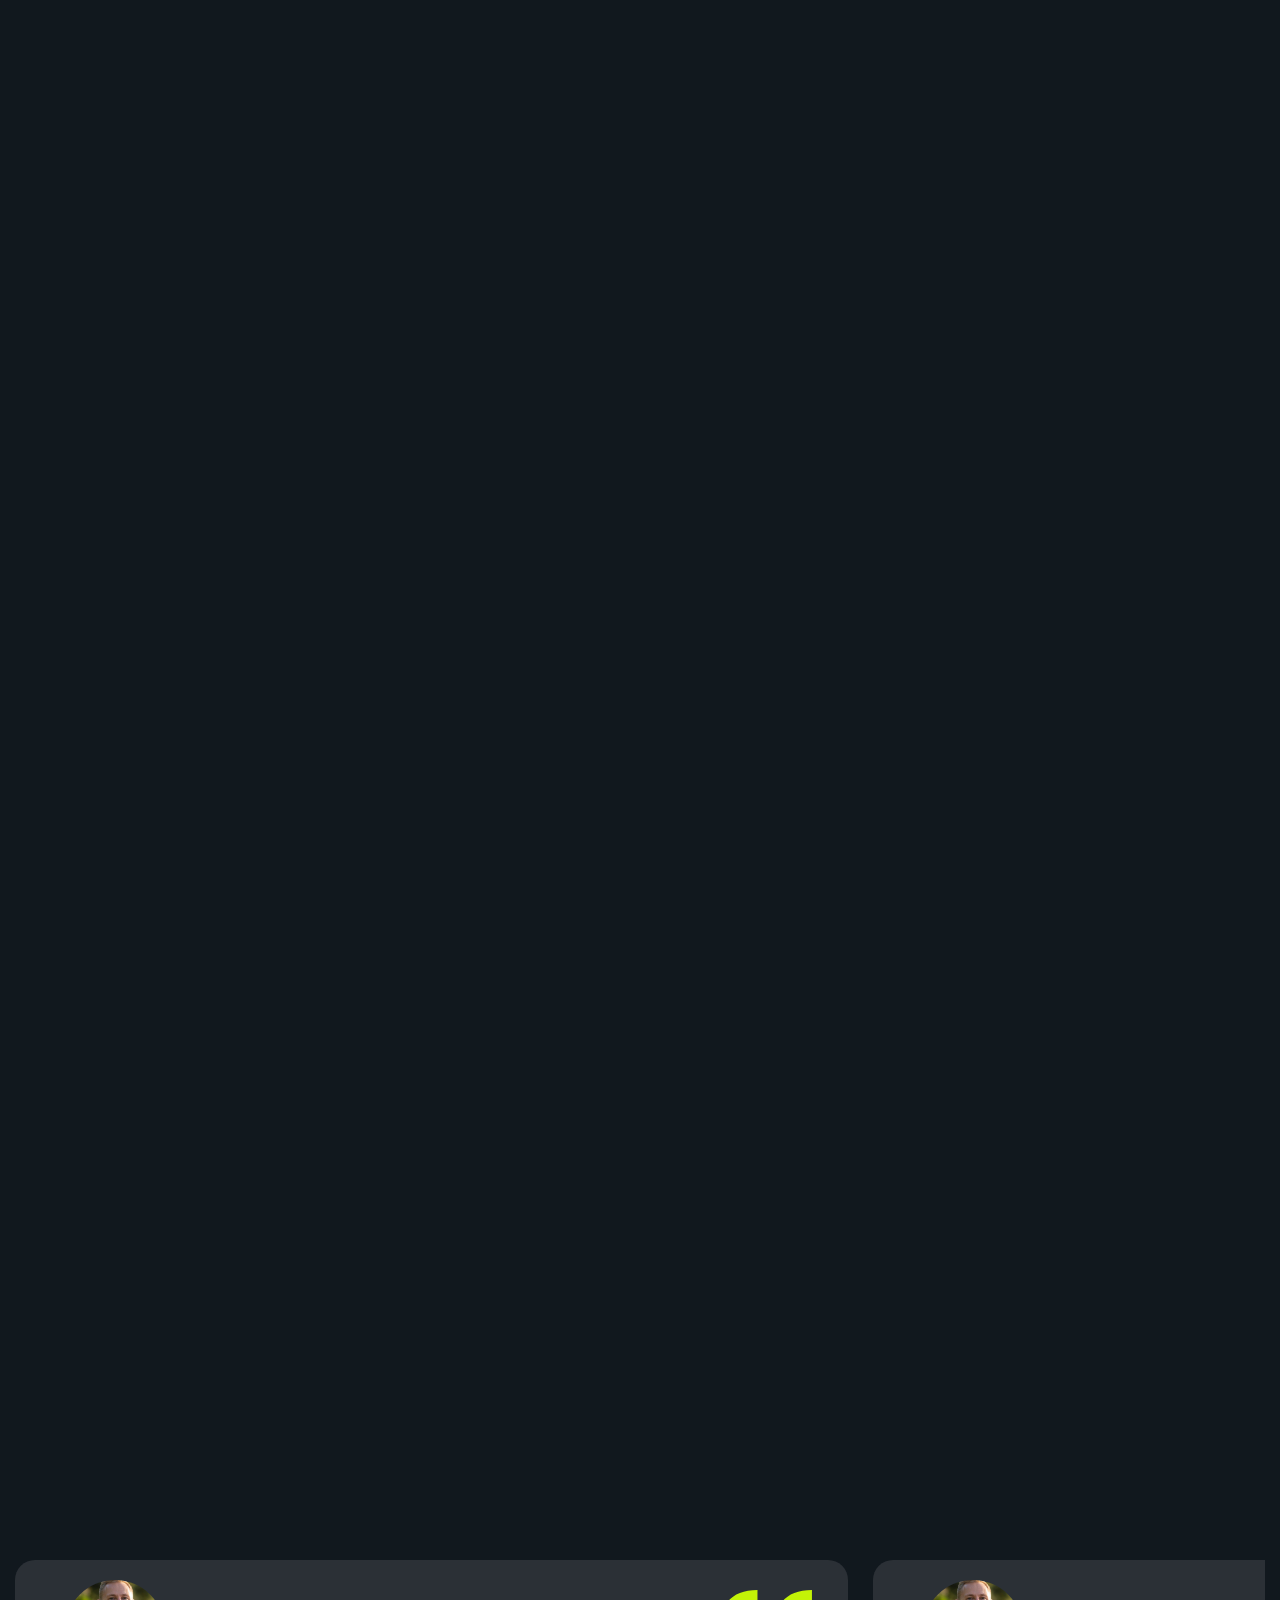
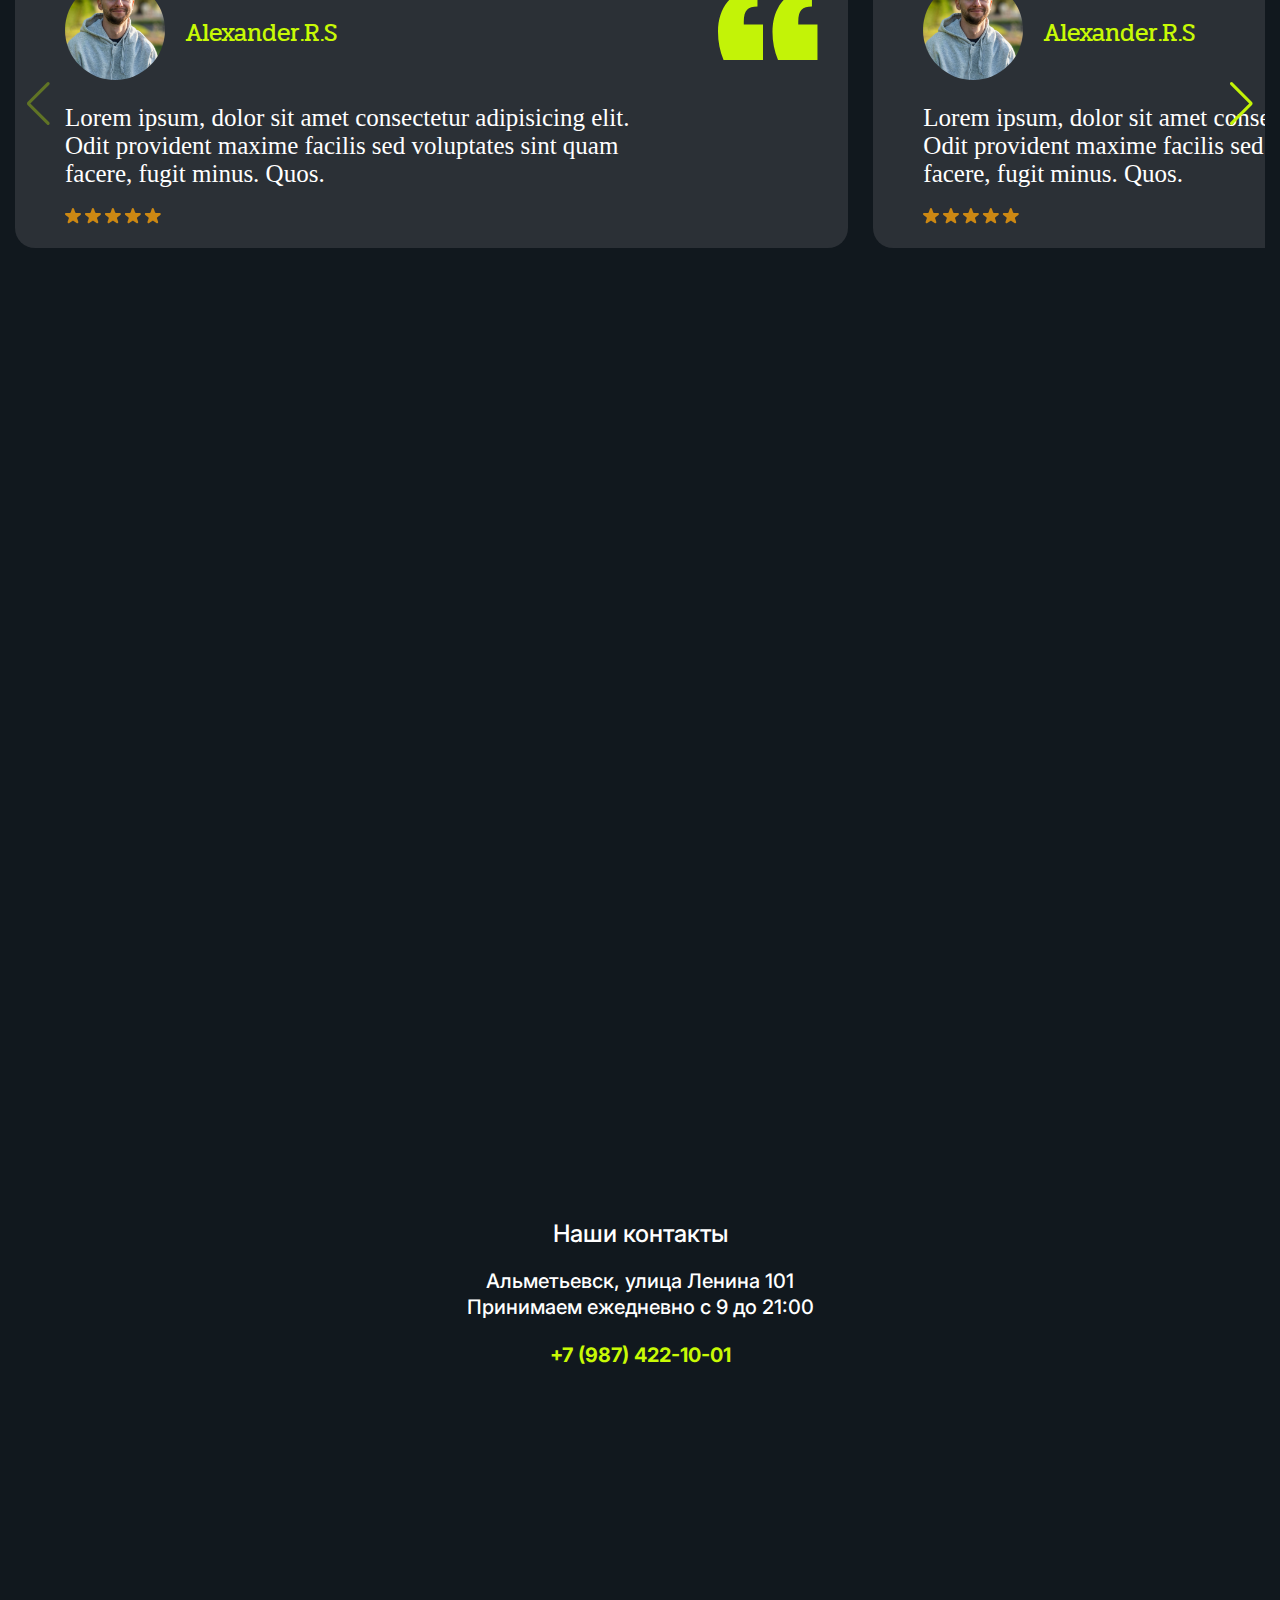
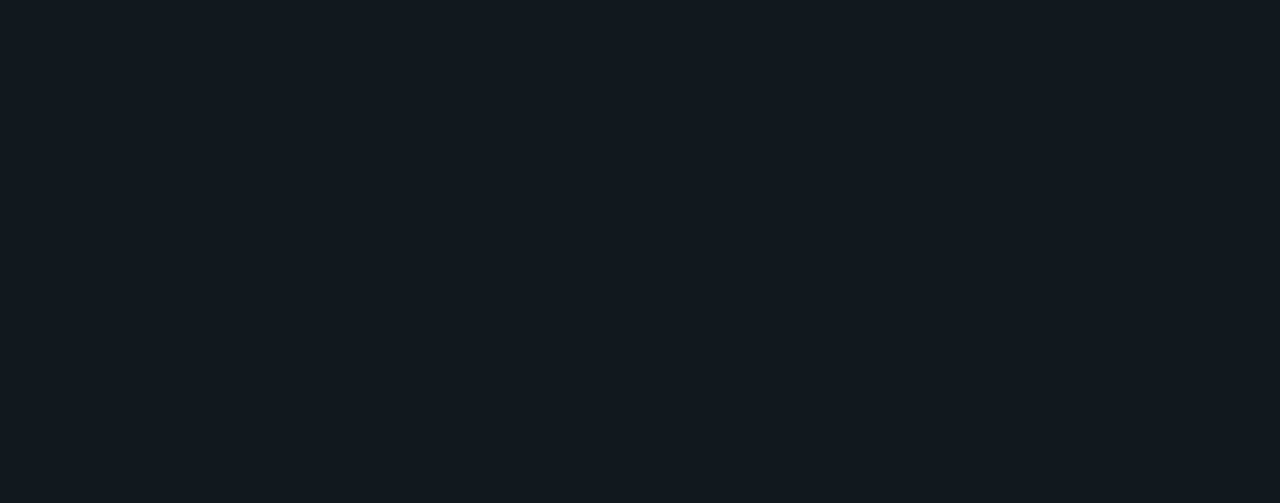
<file: admin-page.html>
<!DOCTYPE html>
<html id="html" lang="en">

<head>
    <meta charset="UTF-8">
    <meta name="viewport" content="width=device-width, initial-scale=1.0">
    <title>admin-page</title>
    <link rel="stylesheet" href="https://cdn.jsdelivr.net/npm/swiper@11/swiper-bundle.min.css" />
    <link href="https://unpkg.com/aos@2.3.1/dist/aos.css" rel="stylesheet">
    <link rel="preconnect" href="https://fonts.googleapis.com">
    <link rel="preconnect" href="https://fonts.gstatic.com" crossorigin>
    <link rel="preconnect" href="https://fonts.googleapis.com">
    <link rel="preconnect" href="https://fonts.gstatic.com" crossorigin>
    <link
        href="https://fonts.googleapis.com/css2?family=Inter:wght@300;400;700&family=Playfair+Display:wght@700&family=Pridi:wght@400;700&family=Source+Sans+3:wght@700&display=swap"
        rel="stylesheet">
    <link rel="stylesheet" href="src/styles/admin-page.css">
</head>

<body id="body" class="body">
    <header class="header">
        <div class="wrapper">
            <div class="header-content">
                <div class="logo" data-aos="fade-right">
                    <a href="#">
                        <img src="src/icon/logo-icon.svg" alt="">
                        <span class="logo-M">
                            <svg xmlns="http://www.w3.org/2000/svg" width="7" height="7" viewBox="0 0 7 7" fill="none">
                                <path
                                    d="M7 0V0.196353C6.79839 0.202898 6.64422 0.229079 6.53748 0.274895C6.43668 0.314166 6.36849 0.392707 6.33291 0.510519C6.29733 0.621786 6.27954 0.798503 6.27954 1.04067V5.91024C6.27954 6.14586 6.29733 6.32258 6.33291 6.44039C6.36849 6.5582 6.43668 6.63675 6.53748 6.67602C6.64422 6.71529 6.79839 6.74147 7 6.75456V6.95091C6.86362 6.93782 6.69166 6.93128 6.48412 6.93128C6.28251 6.92473 6.07793 6.92146 5.87039 6.92146C5.63913 6.92146 5.4227 6.92473 5.22109 6.93128C5.01948 6.93128 4.85642 6.93782 4.73189 6.95091V6.75456C4.9335 6.74147 5.08471 6.71529 5.18551 6.67602C5.29225 6.63675 5.3634 6.5582 5.39898 6.44039C5.43456 6.32258 5.45235 6.14586 5.45235 5.91024V0.510519L5.48793 0.539972L3.30877 7H3.16645L0.925032 0.628331V5.81206C0.925032 6.04769 0.942821 6.23422 0.978399 6.37167C1.01991 6.50257 1.09699 6.59748 1.20966 6.65638C1.32825 6.70874 1.50318 6.74147 1.73443 6.75456V6.95091C1.6277 6.93782 1.48835 6.93128 1.31639 6.93128C1.14443 6.92473 0.981364 6.92146 0.827192 6.92146C0.67895 6.92146 0.527742 6.92473 0.373571 6.93128C0.225328 6.93128 0.100805 6.93782 0 6.95091V6.75456C0.201609 6.74147 0.352817 6.70874 0.453621 6.65638C0.560356 6.59748 0.631512 6.50257 0.66709 6.37167C0.702668 6.23422 0.720457 6.04769 0.720457 5.81206V1.04067C0.720457 0.798503 0.702668 0.621786 0.66709 0.510519C0.631512 0.392707 0.560356 0.314166 0.453621 0.274895C0.352817 0.229079 0.201609 0.202898 0 0.196353V0C0.100805 0.00654503 0.225328 0.0130904 0.373571 0.0196355C0.527742 0.0261805 0.67895 0.0294528 0.827192 0.0294528C0.957645 0.0294528 1.09106 0.0261805 1.22745 0.0196355C1.36976 0.0130904 1.48835 0.00654503 1.58323 0L3.60229 5.87097L3.45108 5.94951L5.45235 0.0294528C5.52351 0.0294528 5.5917 0.0294528 5.65692 0.0294528C5.72808 0.0294528 5.79924 0.0294528 5.87039 0.0294528C6.07793 0.0294528 6.28251 0.0261805 6.48412 0.0196355C6.69166 0.0130904 6.86362 0.00654503 7 0Z"
                                    fill="#C8FA05" />
                            </svg>
                        </span>
                        <span class="logo-T">
                            <svg xmlns="http://www.w3.org/2000/svg" width="6" height="7" viewBox="0 0 6 7" fill="none">
                                <path
                                    d="M6 0C5.97158 0.250471 5.95027 0.494351 5.93606 0.731639C5.92895 0.962335 5.9254 1.1403 5.9254 1.26554C5.9254 1.42373 5.92895 1.57203 5.93606 1.71045C5.94316 1.84887 5.95027 1.97081 5.95737 2.07627H5.71226C5.66252 1.61488 5.59503 1.25235 5.50977 0.9887C5.42451 0.718455 5.27531 0.524011 5.06217 0.405367C4.84902 0.286723 4.51865 0.227401 4.07105 0.227401H3.49556V5.85311C3.49556 6.11676 3.52043 6.3145 3.57016 6.44633C3.627 6.57815 3.73357 6.66714 3.88988 6.71328C4.04618 6.75942 4.27353 6.78908 4.57194 6.80226V7C4.38721 6.98682 4.15275 6.98023 3.86856 6.98023C3.58437 6.97363 3.29663 6.97034 3.00533 6.97034C2.68561 6.97034 2.38366 6.97363 2.09947 6.98023C1.82238 6.98023 1.59858 6.98682 1.42806 7V6.80226C1.72647 6.78908 1.95382 6.75942 2.11013 6.71328C2.26643 6.66714 2.36945 6.57815 2.41918 6.44633C2.47602 6.3145 2.50444 6.11676 2.50444 5.85311V0.227401H1.92895C1.48846 0.227401 1.15808 0.286723 0.937834 0.405367C0.72469 0.524011 0.575488 0.718455 0.490231 0.9887C0.404973 1.25235 0.337478 1.61488 0.287745 2.07627H0.0426291C0.0568387 1.97081 0.0639436 1.84887 0.0639436 1.71045C0.0710484 1.57203 0.0746009 1.42373 0.0746009 1.26554C0.0746009 1.1403 0.0674959 0.962335 0.0532863 0.731639C0.0461815 0.494351 0.0284192 0.250471 0 0C0.298401 0.00659125 0.62167 0.0131829 0.969805 0.0197741C1.32505 0.0263654 1.68028 0.0296608 2.03552 0.0296608C2.39076 0.0296608 2.71403 0.0296608 3.00533 0.0296608C3.29663 0.0296608 3.61634 0.0296608 3.96448 0.0296608C4.31972 0.0296608 4.67496 0.0263654 5.0302 0.0197741C5.38544 0.0131829 5.7087 0.00659125 6 0Z"
                                    fill="#C8FA05" />
                            </svg>
                        </span>
                        <span class="logo-L">
                            <svg xmlns="http://www.w3.org/2000/svg" width="6" height="7" viewBox="0 0 6 7" fill="none">
                                <path
                                    d="M6 0V0.193906C5.79045 0.200369 5.6302 0.226224 5.51926 0.271468C5.41448 0.31025 5.34361 0.387812 5.30663 0.504155C5.26965 0.614035 5.25116 0.78855 5.25116 1.0277V5.83656C5.25116 6.06925 5.26965 6.24377 5.30663 6.36011C5.34361 6.47645 5.41448 6.55402 5.51926 6.5928C5.6302 6.63158 5.79045 6.65743 6 6.67036V6.86427C5.87057 6.85134 5.70108 6.84487 5.49153 6.84487C5.28197 6.83841 5.05701 6.83518 4.81664 6.83518C4.57011 6.83518 4.32049 6.83841 4.0678 6.84487C3.82126 6.84487 3.61787 6.85134 3.45763 6.86427V6.67036C3.71649 6.65743 3.91371 6.63158 4.04931 6.5928C4.1849 6.55402 4.27427 6.47645 4.31741 6.36011C4.36672 6.24377 4.39137 6.06925 4.39137 5.83656V1.0277C4.39137 0.78855 4.37288 0.610803 4.3359 0.49446C4.29892 0.378117 4.22496 0.300554 4.11402 0.261772C4.00924 0.216528 3.85208 0.193906 3.64253 0.193906H3.52234C3.30662 0.193906 3.14638 0.216528 3.0416 0.261772C2.94299 0.300554 2.87827 0.381348 2.84746 0.504155C2.81664 0.620499 2.79199 0.795014 2.7735 1.0277C2.74268 1.40905 2.71186 1.81948 2.68105 2.259C2.65639 2.69852 2.6225 3.14127 2.57935 3.58726C2.54237 4.03324 2.48382 4.45983 2.4037 4.86704C2.32357 5.27424 2.2188 5.63943 2.08937 5.9626C1.95994 6.27932 1.79353 6.53139 1.59014 6.71884C1.38675 6.90628 1.13713 7 0.841294 7C0.637904 7 0.446841 6.95152 0.268104 6.85457C0.0893679 6.75115 0 6.57987 0 6.34072C0 6.17267 0.0523872 6.04017 0.157164 5.94321C0.26194 5.8398 0.391371 5.78809 0.545455 5.78809C0.681048 5.78809 0.791987 5.82687 0.878274 5.90443C0.970724 5.98199 1.01695 6.08541 1.01695 6.21468C1.01695 6.35688 0.983051 6.47322 0.915254 6.56371C0.847457 6.64774 0.748844 6.72853 0.619414 6.80609C0.662557 6.81256 0.702619 6.81579 0.739599 6.81579C0.782742 6.81579 0.81664 6.81579 0.841294 6.81579C1.12481 6.81579 1.36209 6.70268 1.55316 6.47645C1.74422 6.25023 1.8983 5.94321 2.01541 5.5554C2.13867 5.16113 2.23421 4.71514 2.302 4.21745C2.3698 3.71976 2.42219 3.19945 2.45917 2.65651C2.49615 2.10711 2.53005 1.56417 2.56086 1.0277C2.57935 0.801477 2.57011 0.630194 2.53313 0.51385C2.50231 0.397507 2.42835 0.316713 2.31125 0.271468C2.20031 0.226224 2.0339 0.200369 1.81202 0.193906V0C1.94145 0.00646344 2.09553 0.0129273 2.27427 0.0193907C2.453 0.0258542 2.61633 0.0290857 2.76425 0.0290857C2.90601 0.0290857 3.0416 0.0258542 3.17103 0.0193907C3.30663 0.00646383 3.44222 0 3.57781 0C3.81202 0 4.02465 0.00646383 4.21572 0.0193907C4.40678 0.0258542 4.63482 0.0290857 4.89985 0.0290857C5.02311 0.0290857 5.15254 0.0290857 5.28813 0.0290857C5.42373 0.0226222 5.55316 0.0193907 5.67643 0.0193907C5.80586 0.0129273 5.91371 0.00646344 6 0Z"
                                    fill="#C8FA05" />
                            </svg>
                        </span>
                        <span class="logo-K">
                            <svg xmlns="http://www.w3.org/2000/svg" width="6" height="7" viewBox="0 0 6 7" fill="none">
                                <path
                                    d="M2.47573 0V0.193906C2.25566 0.200369 2.08738 0.226224 1.97087 0.271468C1.86084 0.31025 1.78641 0.387812 1.74757 0.504155C1.70874 0.614035 1.68932 0.78855 1.68932 1.0277V5.83656C1.68932 6.06925 1.70874 6.24377 1.74757 6.36011C1.78641 6.47645 1.86084 6.55402 1.97087 6.5928C2.08738 6.63158 2.25566 6.65743 2.47573 6.67036V6.86427C2.32686 6.85134 2.13916 6.84487 1.91262 6.84487C1.69256 6.83841 1.46926 6.83518 1.24272 6.83518C0.990291 6.83518 0.754045 6.83841 0.53398 6.84487C0.313916 6.84487 0.135922 6.85134 0 6.86427V6.67036C0.220065 6.65743 0.385113 6.63158 0.495145 6.5928C0.61165 6.55402 0.689319 6.47645 0.728153 6.36011C0.766988 6.24377 0.786408 6.06925 0.786408 5.83656V1.0277C0.786408 0.78855 0.766988 0.614035 0.728153 0.504155C0.689319 0.387812 0.61165 0.31025 0.495145 0.271468C0.385113 0.226224 0.220065 0.200369 0 0.193906V0C0.135922 0.00646344 0.313916 0.0129273 0.53398 0.0193907C0.754045 0.0258542 0.990291 0.0290857 1.24272 0.0290857C1.46926 0.0290857 1.69256 0.0258542 1.91262 0.0193907C2.13916 0.0129273 2.32686 0.00646344 2.47573 0ZM2.36893 3.21884C2.71197 3.21884 3.03236 3.25439 3.33009 3.32548C3.6343 3.39658 3.8932 3.53232 4.1068 3.73269C4.32039 3.93306 4.47249 4.23038 4.56311 4.62465L4.84466 5.84626C4.91586 6.14358 4.98058 6.35365 5.03884 6.47645C5.09709 6.5928 5.19741 6.64774 5.3398 6.64127C5.44984 6.63481 5.54045 6.59926 5.61165 6.53463C5.68932 6.46999 5.77023 6.38273 5.85437 6.27285L6 6.3795C5.87702 6.56048 5.7411 6.70914 5.59223 6.82548C5.44336 6.94183 5.23301 7 4.96116 7C4.73463 7 4.52751 6.93536 4.3398 6.80609C4.15857 6.67036 4.01942 6.38596 3.92233 5.95291L3.65048 4.75069C3.59223 4.47922 3.52427 4.24331 3.4466 4.04294C3.36893 3.84257 3.24595 3.68744 3.07767 3.57756C2.90938 3.46122 2.66019 3.40305 2.33009 3.40305H1.50485V3.21884H2.36893ZM1.68932 3.40305V3.21884C1.96116 3.21237 2.1877 3.15743 2.36893 3.05402C2.55663 2.94414 2.71197 2.81163 2.83495 2.65651L3.76699 1.47368C3.98058 1.20222 4.12621 0.972761 4.20388 0.785319C4.28155 0.597876 4.27832 0.455679 4.19417 0.358726C4.11003 0.255309 3.93204 0.200369 3.66019 0.193906V0C3.78317 0.00646344 3.90939 0.0129273 4.03884 0.0193907C4.16828 0.0193907 4.2945 0.0226222 4.41747 0.0290857C4.54692 0.0290857 4.66667 0.0290857 4.7767 0.0290857C4.94498 0.0290857 5.10032 0.0258542 5.24272 0.0193907C5.38511 0.0129273 5.50485 0.00646344 5.60194 0V0.193906C5.40129 0.21976 5.20712 0.287627 5.01942 0.397507C4.83171 0.500923 4.64401 0.668975 4.45631 0.901662L2.48544 3.40305H1.68932Z"
                                    fill="#C8FA05" />
                            </svg>
                        </span>
                    </a>
                </div>
                <nav class="nav" data-aos="fade-up">
                    <ol class="nav-bar">
                        <li class="nav-item">
                            <a href="#">Работники</a>
                        </li>
                        <li class="nav-item">
                            <a href="#">Заявки</a>
                        </li>
                        <li class="nav-item">
                            <a href="#">Личный кабинет</a>
                        </li>
                        <li class="nav-item">
                            <div class="nav-city-icon">
                                <svg xmlns="http://www.w3.org/2000/svg" width="9" height="12" viewBox="0 0 9 12"
                                    fill="none">
                                    <path
                                        d="M-2.54292e-07 4C-6.11631e-08 1.79086 2.01472 3.43001e-07 4.5 5.60272e-07C6.98528 7.77542e-07 9 1.79086 9 4C9 6.20914 4.5 12 4.5 12C4.5 12 -4.47421e-07 6.20914 -2.54292e-07 4Z"
                                        fill="#B6DC06" />
                                </svg>
                            </div>
                            <div class="select-city-wrapper">
                                <select class="city-select" name="nav-item-select">
                                    <option value="Казань">Россия</option>
                                    <option value="Казань">Казахстан</option>
                                    <option value="Казань">Грузия</option>
                                    <option value="Казань">Армения</option>
                                </select>
                            </div>
                        </li>
                    </ol>
                </nav>
                <div class="logo-button" data-aos="fade-left">
                    <button id="sign-btn" class="logo-btn">Выход</button>
                </div>
                <div id="regModal" class="modalReg">
                    <div class="modalReg-content">
                        <button id="close-modal-btn" class="modal-btn">
                            <svg fill="#C3F307" height="20px" width="20px" version="1.1" id="Capa_1"
                                xmlns="http://www.w3.org/2000/svg" xmlns:xlink="http://www.w3.org/1999/xlink"
                                viewBox="0 0 460.775 460.775" xml:space="preserve">
                                <g id="SVGRepo_bgCarrier" stroke-width="0"></g>
                                <g id="SVGRepo_tracerCarrier" stroke-linecap="round" stroke-linejoin="round"></g>
                                <g id="SVGRepo_iconCarrier">
                                    <path
                                        d="M285.08,230.397L456.218,59.27c6.076-6.077,6.076-15.911,0-21.986L423.511,4.565c-2.913-2.911-6.866-4.55-10.992-4.55 c-4.127,0-8.08,1.639-10.993,4.55l-171.138,171.14L59.25,4.565c-2.913-2.911-6.866-4.55-10.993-4.55 c-4.126,0-8.08,1.639-10.992,4.55L4.558,37.284c-6.077,6.075-6.077,15.909,0,21.986l171.138,171.128L4.575,401.505 c-6.074,6.077-6.074,15.911,0,21.986l32.709,32.719c2.911,2.911,6.865,4.55,10.992,4.55c4.127,0,8.08-1.639,10.994-4.55 l171.117-171.12l171.118,171.12c2.913,2.911,6.866,4.55,10.993,4.55c4.128,0,8.081-1.639,10.992-4.55l32.709-32.719 c6.074-6.075,6.074-15.909,0-21.986L285.08,230.397z">
                                    </path>
                                </g>
                            </svg>
                        </button>
                        <div class="modal-title">
                            <div class="modal-title-signIn">
                                <button class="tab_btn active">Вход</button>
                            </div>
                            <div class="modal-title-signUp">
                                <button class="tab_btn">Регистрация</button>
                            </div>
                        </div>
                        <div class="tab-content active">
                            <div class="modal-form-input">
                                <form class="modal-form" name="modalForm" action="#" method="POST">
                                    <div class="input-email-modal" data-aos="fade-left">
                                        <input name="email" placeholder="Почта" type="email" required="required">
                                    </div>
                                    <div class="input-password-modal" data-aos="fade-left">
                                        <input name="password" placeholder="Пароль" type="password" required="required">
                                    </div>
                                    <input class="input-login-btn-modal" type="submit" name="submit_btn" value="Войти">
                                </form>
                            </div>
                            <div class="modal-checkbox">
                                <div class="checkbox-modal">
                                    <div class="checkboxSelf">
                                        <input class="checkboxModal" type="checkbox" name="checkbox">
                                        <span class="custom-checkbox"></span>
                                        <div class="checkbox-modal-txt">
                                            Сохранить пароль
                                        </div>
                                    </div>
                                    <div class="modal-passwrod">
                                        <a href="#">Забыли пароль?</a>
                                    </div>
                                </div>
                            </div>
                        </div>
                        <div class="tab-content">
                            <div class="modal-Reg-form-input">
                                <form class="modal-Reg-form" name="modalRegForm" action="#" method="POST">
                                    <div class="input-Reg-name-modal" data-aos="fade-left">
                                        <input name="Modalname" placeholder="Имя" type="text" required="required">
                                    </div>
                                    <div class="input-Reg-surname-modal" data-aos="fade-left">
                                        <input name="name" placeholder="Фамилия" type="text" required="required">
                                    </div>
                                    <div class="input-Reg-email-modal" data-aos="fade-left">
                                        <input name="email" placeholder="Почта" type="email" required="required">
                                    </div>
                                    <div class="input-Reg-name-modal" data-aos="fade-left">
                                        <input name="password" placeholder="Пароль" type="password" required="required">
                                    </div>
                                    <div class="input-Reg-name-modal" data-aos="fade-left">
                                        <input name="password" placeholder="Повторите пароль" type="password"
                                            required="required">
                                    </div>
                                    <input class="input-Reg-btn-modal" type="submit" name="submit_btn"
                                        value="Регистрация">
                                </form>
                            </div>
                        </div>
                    </div>
                </div>
            </div>
    </header>
    <section class="hero">
        <div class="wrapper">
            <div class="hero-content">
                <div class="hero-main-txt">
                    <div class="hero-title" data-aos="fade-right">
                        Экономьте <span id="green-txt">до 70 % на попутной доставке</span> сборных грузов по России
                        и СНГ
                    </div>
                    <div class="hero-button" data-aos="fade-right">
                        <button id="priceButton" class="hero-btn count-btn">Рассчитать стоимость</button>
                        <button id="orderButton" class="hero-btn order-btn">Заказать</button>
                    </div>
                    <div class="order-modal">
                        <div class="order-modal-content">
                            <button id="close-modal-order-btn" class="modal-btn">
                                <svg fill="#C3F307" height="20px" width="20px" version="1.1" id="Capa_1"
                                    xmlns="http://www.w3.org/2000/svg" xmlns:xlink="http://www.w3.org/1999/xlink"
                                    viewBox="0 0 460.775 460.775" xml:space="preserve">
                                    <g id="SVGRepo_bgCarrier" stroke-width="0"></g>
                                    <g id="SVGRepo_tracerCarrier" stroke-linecap="round" stroke-linejoin="round"></g>
                                    <g id="SVGRepo_iconCarrier">
                                        <path
                                            d="M285.08,230.397L456.218,59.27c6.076-6.077,6.076-15.911,0-21.986L423.511,4.565c-2.913-2.911-6.866-4.55-10.992-4.55 c-4.127,0-8.08,1.639-10.993,4.55l-171.138,171.14L59.25,4.565c-2.913-2.911-6.866-4.55-10.993-4.55 c-4.126,0-8.08,1.639-10.992,4.55L4.558,37.284c-6.077,6.075-6.077,15.909,0,21.986l171.138,171.128L4.575,401.505 c-6.074,6.077-6.074,15.911,0,21.986l32.709,32.719c2.911,2.911,6.865,4.55,10.992,4.55c4.127,0,8.08-1.639,10.994-4.55 l171.117-171.12l171.118,171.12c2.913,2.911,6.866,4.55,10.993,4.55c4.128,0,8.081-1.639,10.992-4.55l32.709-32.719 c6.074-6.075,6.074-15.909,0-21.986L285.08,230.397z">
                                        </path>
                                    </g>
                                </svg>
                            </button>
                            <div class="order-title">
                                <div class="order-title-main">
                                    Заказать машину
                                </div>
                                <div class="order-title-desc">
                                    Заполните форму ниже
                                </div>
                            </div>
                            <div class="order-form">
                                <form class="modal-order-form" name="modal-order-Form" action="#" method="POST">
                                    <div class="input-name-surname-Order-modal input-order">
                                        <div class="input-order-title">
                                            Введите ваше имя и фамилию
                                        </div>
                                        <input name="nameSurname" placeholder="Иванов Инванов" type="text"
                                            required="required">
                                    </div>
                                    <div class="input-tel-Order-modal input-order">
                                        <div class="input-order-title">
                                            Введите ваш телефон
                                        </div>
                                        <input name="password" placeholder="+7 999 999 99 99" type="tel"
                                            required="required">
                                    </div>
                                    <div class="input-location-Order-modal input-order">
                                        <div class="input-order-title">
                                            Куда нужно будет ехать
                                        </div>
                                        <div class="select-location-wrapper">
                                            <select class="location-order" name="select-location-order"
                                                required="required">
                                                <option value="Казань">Казань</option>
                                                <option value="Казань">Москва</option>
                                                <option value="Казань">Челябинск</option>
                                            </select>
                                        </div>
                                    </div>
                                    <div class="input-classAuto-Order-modal input-order">
                                        <div class="input-order-title">
                                            Выбрать класс авто
                                        </div>
                                        <div class="select-classAuto-wrapper">
                                            <select class="classAuto-order" name="select-classAuto-order"
                                                required="required">
                                                <option value="Казань">Премиум класс</option>
                                                <option value="Казань">Вип класс</option>
                                                <option value="Казань">Обычный</option>
                                            </select>

                                        </div>
                                    </div>
                                    <div class="input-organization-Order-modal input-order">
                                        <div class="input-order-title">
                                            Организация
                                        </div>
                                        <input name="organization" placeholder="Не обезательно" type="text">
                                    </div>
                                    <input class="modal_btn" type="submit" name="submit_modal_btn" value="Заказать">
                                </form>
                            </div>
                            <div class="data-agreement">
                                Отправка заявки подразумевает обязательное согласие на обработку персональных данных
                                соответствии с политикой комфиденциальности
                            </div>
                        </div>
                    </div>
                    <div class="price-modal">
                        <div class="price-modal-content">
                            <button id="close-price-modal-order-btn" class="modal-btn">
                                <svg fill="#C3F307" height="20px" width="20px" version="1.1" id="Capa_1"
                                    xmlns="http://www.w3.org/2000/svg" xmlns:xlink="http://www.w3.org/1999/xlink"
                                    viewBox="0 0 460.775 460.775" xml:space="preserve">
                                    <g id="SVGRepo_bgCarrier" stroke-width="0"></g>
                                    <g id="SVGRepo_tracerCarrier" stroke-linecap="round" stroke-linejoin="round"></g>
                                    <g id="SVGRepo_iconCarrier">
                                        <path
                                            d="M285.08,230.397L456.218,59.27c6.076-6.077,6.076-15.911,0-21.986L423.511,4.565c-2.913-2.911-6.866-4.55-10.992-4.55 c-4.127,0-8.08,1.639-10.993,4.55l-171.138,171.14L59.25,4.565c-2.913-2.911-6.866-4.55-10.993-4.55 c-4.126,0-8.08,1.639-10.992,4.55L4.558,37.284c-6.077,6.075-6.077,15.909,0,21.986l171.138,171.128L4.575,401.505 c-6.074,6.077-6.074,15.911,0,21.986l32.709,32.719c2.911,2.911,6.865,4.55,10.992,4.55c4.127,0,8.08-1.639,10.994-4.55 l171.117-171.12l171.118,171.12c2.913,2.911,6.866,4.55,10.993,4.55c4.128,0,8.081-1.639,10.992-4.55l32.709-32.719 c6.074-6.075,6.074-15.909,0-21.986L285.08,230.397z">
                                        </path>
                                    </g>
                                </svg>
                            </button>
                            <div class="price-modal-title">
                                <div class="order-title-main">
                                    Узнать стоимость поездки
                                </div>
                            </div>
                            <div class="price-form">
                                <form class="modal-price-form" name="modal-order-Form" action="#" method="POST">
                                    <div class="input-classAuto-price-modal input-order">
                                        <div class="input-order-title">
                                            Выбор класса авто
                                        </div>
                                        <div class="select-price-classAuto-wrapper">
                                            <select class="price-classAuto-price" name="select-price-classAuto-order"
                                                required="required">
                                                <option value="Премиум">Премиум</option>
                                                <option value="Вип класс">Вип класс</option>
                                                <option value="Обычный">Обычный</option>
                                            </select>
                                        </div>
                                    </div>
                                    <div class="input-tel-price-modal input-order">
                                        <div class="input-order-title">
                                            Введите ваш телефон
                                        </div>
                                        <input id="price-tel" name="password" placeholder="+7 999 999 99 99" type="tel"
                                            required="required">
                                    </div>
                                    <div class="input-regular-price-modal input-order">
                                        <div class="input-order-title">
                                            Регулярность
                                        </div>
                                        <div class="select-price-regular-wrapper">
                                            <select class="price-regular" name="select-price-order" required="required">
                                                <option value="Казань">Разово</option>
                                                <option value="Казань">Постоянно</option>
                                            </select>
                                        </div>
                                    </div>
                                    <div class="input-where-price-modal input-order">
                                        <div class="input-order-title">
                                            Куда
                                        </div>
                                        <div class="select-where-wrapper">
                                            <select class="where-price" name="select-where-order" required="required">
                                                <option value="Казань">Казань</option>
                                                <option value="Челябинск">Челябинск</option>
                                                <option value="Москва">Москва</option>
                                            </select>
                                        </div>
                                    </div>
                                    <div class="input-sum-price-modal input-order">
                                        <div class="input-order-title">
                                            Итоговая цена
                                        </div>
                                        <input name="sum" placeholder="31 500р" type="text">
                                    </div>
                                    <input class="modal_btn" type="submit" name="submit_modal_btn" value="Заказать">
                                </form>
                            </div>
                            <div class="data-agreement">
                                Отправка заявки подразумевает обязательное согласие на обработку персональных данных
                                соответствии с политикой комфиденциальности
                            </div>
                        </div>
                    </div>
                    <div class="edit">
                        <a href="#"><img src="/src/icon/edit.png" alt=""></a>
                    </div>
                </div>
                <div class="hero-img" data-aos="fade-left">
                    <img src="src/img/hero/hero-car.png" alt="">
                    <div class="change-img">
                        <div class="change-img-title">
                            Изменить картинку
                        </div>
                        <div class="change-btn">
                            <button></button>
                        </div>
                    </div>
                </div>
            </div>
        </div>
    </section>
    <section class="statistics">
        <div class="wrapper">
            <div class="statistics-content">
                <ol class="statistics-list">
                    <li class="statistics-item" data-aos="fade-right">
                        <div class="statistics-number" id="green-txt">150 000</div>
                        <div class="statistics-txt">тонн груза доставили</div>
                        <div class="edit">
                            <a href="#"><img src="/src/icon/edit.png" alt=""></a>
                        </div>
                    </li>
                    <li class="statistics-item" data-aos="fade-down">
                        <div class="statistics-number" id="green-txt">> 1 500</div>
                        <div class="statistics-txt">более 1 500 клиентов</div>
                        <div class="edit">
                            <a href="#"><img src="/src/icon/edit.png" alt=""></a>
                        </div>
                    </li>
                    <li class="statistics-item" data-aos="fade-down">
                        <div class="statistics-number" id="green-txt">100</div>
                        <div class="statistics-txt">сотрудников в штате</div>
                        <div class="edit">
                            <a href="#"><img src="/src/icon/edit.png" alt=""></a>
                        </div>
                    </li>
                    <li class="statistics-item" data-aos="fade-left">
                        <div class="statistics-number" id="green-txt">3</div>
                        <div class="statistics-txt">филиала в России</div>
                        <div class="edit">
                            <a href="#"><img src="/src/icon/edit.png" alt=""></a>
                        </div>
                    </li>
                </ol>
            </div>
        </div>
    </section>
    <section class="car-park">
        <div class="wrapper">
            <div class="car-park-content">
                <div class="car-park-title container-title" data-aos="zoom-in">
                    Наш автопарк
                </div>
                <ol class="cars-list">
                    <li class="car-item" data-aos="fade-down-right">
                        <div class="car-img">
                            <img src="src/img/car-park/car-1.png" alt="">
                        </div>
                        <div class="car-txt">
                            <div class="car-txt-title">
                                <a href="#">
                                    Микроавтобусы 7-14 мест
                                </a>
                            </div>
                            <div class="car-txt-desc">
                                От 10.000р за два рейса утро-вечер почасовая оплата от 550р час
                            </div>
                        </div>
                        <div class="edit">
                            <a href="#"><img src="/src/icon/edit.png" alt=""></a>
                        </div>
                    </li>
                    <li class="car-item" data-aos="fade-down-left">
                        <div class="car-img">
                            <img src="src/img/car-park/car-1.png" alt="">
                        </div>
                        <div class="car-txt">
                            <div class="car-txt-title">
                                <a href="#">
                                    Микроавтобусы 18-21 мест
                                </a>
                            </div>
                            <div class="car-txt-desc">
                                От 15.000р за два рейса утро-вечер почасовая оплата от 750р час
                            </div>
                        </div>
                        <div class="edit">
                            <a href="#"><img src="/src/icon/edit.png" alt=""></a>
                        </div>
                    </li>
                    <li class="car-item" data-aos="fade-up-right">
                        <div class="car-img">
                            <img src="src/img/car-park/car-2.png" alt="">
                        </div>
                        <div class="car-txt">
                            <div class="car-txt-title">
                                <a href="#">
                                    Автобусы 28 мест
                                </a>
                            </div>
                            <div class="car-txt-desc">
                                От 20.000р за два рейса утро-вечер почасовая оплата от 950р час
                            </div>
                        </div>
                        <div class="edit">
                            <a href="#"><img src="/src/icon/edit.png" alt=""></a>
                        </div>
                    </li>
                    <li class="car-item" data-aos="fade-up-left">
                        <div class="car-img">
                            <img src="src/img/car-park/car-2.png" alt="">
                        </div>
                        <div class="car-txt">
                            <div class="car-txt-title">
                                <a href="#">
                                    Автобусы 54 места
                                </a>
                            </div>
                            <div class="car-txt-desc">
                                От 20.000р за два рейса утро-вечер почасовая оплата от 950р час </div>
                        </div>
                        <div class="edit">
                            <a href="#"><img src="/src/icon/edit.png" alt=""></a>
                        </div>
                    </li>
                    <li class="car-item" data-aos="fade-up">
                        <div class="car-img">
                            <img src="src/img/car-park/car-3.png" alt="">
                        </div>
                        <div class="car-txt">
                            <div class="car-txt-title">
                                <a href="#">
                                    Грузовые ГАЗели разного тоннажа
                                </a>
                            </div>
                            <div class="car-txt-desc">
                                от 2.500р в час + 1250р в час за одного грузчика (при необходимости)
                            </div>
                        </div>
                        <div class="edit">
                            <a href="#"><img src="/src/icon/edit.png" alt=""></a>
                        </div>
                    </li>
                </ol>
            </div>
        </div>
    </section>
    <section class="passenger-vehicles">
        <div class="wrapper">
            <div class="passenger-vehicles-content">
                <div class="passenger-vehicles-title container-title" data-aos="zoom-in">
                    Легковые автомобили:
                </div>
                <ol class="passenger-vehicles-list">
                    <li class="passenger-vehicles-item" data-aos="fade-down-right">
                        <div class="passenger-vehicles-img">
                            <img src="src/img/passenger-vehicles/car-1.png" alt="">
                        </div>
                        <div class="passenger-vehicles-txt">
                            <div class="passenger-vehicles-txt-title">
                                <a href="#">
                                    Эконом-класс
                                </a>
                            </div>
                            <div class="passenger-vehicles-txt-desc">
                                от 30.000р в месяц (в зависимости от графика работы) Почасовая оплата от 1500р
                            </div>
                        </div>
                        <div class="edit">
                            <a href="#"><img src="/src/icon/edit.png" alt=""></a>
                        </div>
                    </li>
                    <li class="passenger-vehicles-item" data-aos="fade-down-left">
                        <div class="passenger-vehicles-img">
                            <img src="src/img/passenger-vehicles/car-2.png" alt="">
                        </div>
                        <div class="passenger-vehicles-txt">
                            <div class="passenger-vehicles-txt-title">
                                <a href="#">
                                    Бизнес-класс
                                </a>
                            </div>
                            <div class="passenger-vehicles-txt-desc">
                                от 45.000р в месяц (в зависимости от графика работы) Почасовая оплата от 2500р
                            </div>
                        </div>
                        <div class="edit">
                            <a href="#"><img src="/src/icon/edit.png" alt=""></a>
                        </div>
                    </li>
                    <li class="passenger-vehicles-item" data-aos="fade-up-right">
                        <div class="passenger-vehicles-img">
                            <img src="src/img/passenger-vehicles/car-3.png" alt="">
                        </div>
                        <div class="passenger-vehicles-txt">
                            <div class="passenger-vehicles-txt-title">
                                <a href="#">
                                    Представительский класс
                                </a>
                            </div>
                            <div class="passenger-vehicles-txt-desc">
                                от 60.000р в месяц (в зависимости от графика работы) Почасовая оплата от 5000р
                            </div>
                        </div>
                        <div class="edit">
                            <a href="#"><img src="/src/icon/edit.png" alt=""></a>
                        </div>
                    </li>
                    <li class="passenger-vehicles-item" data-aos="fade-up-left">
                        <div class="passenger-vehicles-img">
                            <img src="src/img/passenger-vehicles/car-4.png" alt="">
                        </div>
                        <div class="passenger-vehicles-txt">
                            <div class="passenger-vehicles-txt-title">
                                <a href="#">
                                    Премиум класс
                                </a>
                            </div>
                            <div class="passenger-vehicles-txt-desc">
                                от 75.000р в месяц (в зависимости от графика работы) Почасовая оплата от 7500р
                            </div>
                        </div>
                        <div class="edit">
                            <a href="#"><img src="/src/icon/edit.png" alt=""></a>
                        </div>
                    </li>
                    <li class="passenger-vehicles-item" data-aos="fade-up">
                        <div class="passenger-vehicles-img">
                            <img src="src/img/passenger-vehicles/car-5.png" alt="">
                        </div>
                        <div class="passenger-vehicles-txt">
                            <div class="passenger-vehicles-txt-title">
                                <a href="#">
                                    Внедорожники
                                </a>
                            </div>
                            <div class="passenger-vehicles-txt-desc">
                                от 100.000 в месяц (в зависимости от графика работы, марки авто и объема
                                двигателя).Почасовая оплата от 10.000р
                            </div>
                        </div>
                        <div class="edit">
                            <a href="#"><img src="/src/icon/edit.png" alt=""></a>
                        </div>
                    </li>
                </ol>
            </div>
        </div>
    </section>
    <section class="about">
        <div class="wrapper">
            <div class="about-content">
                <div class="about-title" data-aos="zoom-in">
                    Мы <span id="green-txt">ценим</span> время и комфорт <span id="green-txt">своих клиентов</span>
                </div>
                <ol class="about-list">
                    <li class="about-item" data-aos="fade-right">
                        <div class="about-item-img">
                            <img src="src/img/about/about-1.png" alt="">
                        </div>
                        <div class="about-item-txt">
                            <div class="about-item-txt-title">
                                Электоронный документооборот
                            </div>
                            <div class="about-item-txt-title-desc">
                                Быстро согласовывает любые документы и пересылаем вашему бухгалтеру с помощью ЭЦП
                            </div>
                        </div>
                    </li>
                    <li class="about-item" data-aos="fade-up">
                        <div class="about-item-img">
                            <img src="src/img/about/about-2.png" alt="">
                        </div>
                        <div class="about-item-txt">
                            <div class="about-item-txt-title">
                                Комплексная работа
                            </div>
                            <div class="about-item-txt-title-desc">
                                Берем на себя все организационные и документальные вопросыс растоможку,доставку товаров
                            </div>
                        </div>
                    </li>
                    <li class="about-item" data-aos="fade-up">
                        <div class="about-item-img">
                            <img src="src/img/about/about-3.png" alt="">
                        </div>
                        <div class="about-item-txt">
                            <div class="about-item-txt-title">
                                Соблюдение сроков
                            </div>
                            <div class="about-item-txt-title-desc">
                                Несем материальную ответственность за нарушение сроков перевозки/поставки по нашей вине.
                            </div>
                        </div>
                    </li>
                    <li class="about-item" data-aos="fade-left">
                        <div class="about-item-img">
                            <img src="src/img/about/about-4.png" alt="">
                        </div>
                        <div class="about-item-txt">
                            <div class="about-item-txt-title">
                                Удобное отслеживание заказов
                            </div>
                            <div class="about-item-txt-title-desc">
                                Один звонок личному менеджеру и вы знаете,где сейчас едет ваш груз.
                            </div>
                        </div>
                    </li>
                </ol>
            </div>
        </div>
    </section>
    <section class="promo">
        <div class="wrapper">
            <div class="promo-content" data-aos="fade-up">
                <div class="promo-rent" data-aos="fade-right">
                    <div class="promo-rent-icon">
                        <img src="src/icon/rent-icon.png" alt="">
                    </div>
                    <div class="promo-rent-txt">
                        Все траспортные средства сдаются в аренду <span>только с водителем!</span>
                    </div>
                </div>
                <div class="promo-img">
                    <img src="src/img/promo/promo-1.png" alt="">
                </div>
                <div class="promo-payment" data-aos="fade-left">
                    <div class="promo-payment-icon">
                        <img src="src/icon/payment-icon.png" alt="">
                    </div>
                    <div class="promo-payment-txt">
                        Оплата производится <span>удобным дня заказчика способом</span>
                    </div>
                </div>
            </div>
        </div>
    </section>
    <section class="review">
        <div class="wrapper">
            <div class="review-content">
                <div class="swiper mySwiper">
                    <div class="swiper-wrapper">
                        <div class="swiper-slide reviewSlide">
                            <div class="review-header">
                                <div class="review-img">
                                    <img src="src/review/img.jpeg" alt="">
                                </div>
                                <div class="review-name">
                                    Alexander.R.S
                                </div>
                            </div>
                            <div class="review-txt">
                                Lorem ipsum, dolor sit amet consectetur adipisicing elit. Odit provident maxime facilis
                                sed voluptates sint quam facere, fugit minus. Quos.
                            </div>
                            <div class="review-stars">
                                <img src="src/icon/stars.svg" alt="">
                            </div>
                        </div>
                        <div class="swiper-slide reviewSlide">
                            <div class="review-header">
                                <div class="review-img">
                                    <img src="src/review/img.jpeg" alt="">
                                </div>
                                <div class="review-name">
                                    Alexander.R.S
                                </div>
                            </div>
                            <div class="review-txt">
                                Lorem ipsum, dolor sit amet consectetur adipisicing elit. Odit provident maxime facilis
                                sed voluptates sint quam facere, fugit minus. Quos.
                            </div>
                            <div class="review-stars">
                                <img src="src/icon/stars.svg" alt="">
                            </div>
                        </div>
                        <div class="swiper-slide reviewSlide">
                            <div class="review-header">
                                <div class="review-img">
                                    <img src="src/review/img.jpeg" alt="">
                                </div>
                                <div class="review-name">
                                    Alexander.R.S
                                </div>
                            </div>
                            <div class="review-txt">
                                Lorem ipsum, dolor sit amet consectetur adipisicing elit. Odit provident maxime facilis
                                sed voluptates sint quam facere, fugit minus. Quos.
                            </div>
                            <div class="review-stars">
                                <img src="src/icon/stars.svg" alt="">
                            </div>
                        </div>
                        <div class="swiper-slide reviewSlide">
                            <div class="review-header">
                                <div class="review-img">
                                    <img src="src/review/img.jpeg" alt="">
                                </div>
                                <div class="review-name">
                                    Alexander.R.S
                                </div>
                            </div>
                            <div class="review-txt">
                                Lorem ipsum, dolor sit amet consectetur adipisicing elit. Odit provident maxime facilis
                                sed voluptates sint quam facere, fugit minus. Quos.
                            </div>
                            <div class="review-stars">
                                <img src="src/icon/stars.svg" alt="">
                            </div>
                        </div>
                        <div class="swiper-slide reviewSlide">
                            <div class="review-header">
                                <div class="review-img">
                                    <img src="src/review/img.jpeg" alt="">
                                </div>
                                <div class="review-name">
                                    Alexander.R.S
                                </div>
                            </div>
                            <div class="review-txt">
                                Lorem ipsum, dolor sit amet consectetur adipisicing elit. Odit provident maxime facilis
                                sed voluptates sint quam facere, fugit minus. Quos.
                            </div>
                            <div class="review-stars">
                                <img src="src/icon/stars.svg" alt="">
                            </div>
                        </div>
                        <div class="swiper-slide reviewSlide">
                            <div class="review-header">
                                <div class="review-img">
                                    <img src="src/review/img.jpeg" alt="">
                                </div>
                                <div class="review-name">
                                    Alexander.R.S
                                </div>
                            </div>
                            <div class="review-txt">
                                Lorem ipsum, dolor sit amet consectetur adipisicing elit. Odit provident maxime facilis
                                sed voluptates sint quam facere, fugit minus. Quos.
                            </div>
                            <div class="review-stars">
                                <img src="src/icon/stars.svg" alt="">
                            </div>
                        </div>
                    </div>
                    <div class="swiper-navigation">
                        <div class="swiper-button-next"></div>
                        <div class="swiper-button-prev"></div>
                    </div>
                </div>
            </div>
        </div>
    </section>
    <section class="feedback">
        <div class="wrapper">
            <div class="feedback-content">
                <div class="feedback-img" data-aos="fade-right">
                    <img src="src/img/feedback/feedback-1.png" alt="">
                </div>
                <div class="feedback-form" data-aos="fade-left">
                    <form class="feedback-form" name="feedback" action="#" method="POST">
                        <div class="feedback-title" data-aos="fade-down">
                            Остались вопросы? Задайте их нашему менеджеру
                        </div>
                        <div class="input-name" data-aos="fade-left">
                            <input name="name" placeholder="Ваше имя" type="text" required="required">
                        </div>
                        <div class="input-email" data-aos="fade-left">
                            <input name="email" placeholder="E-mail" type="email" required="required">
                        </div>
                        <div class="input-tel" data-aos="fade-left">
                            <input name="tel" placeholder="Телефон" type="tel" required="required">
                        </div>
                        <div class="input-text" data-aos="fade-left">
                            <textarea name="message" placeholder="Ваше сообщение"></textarea>
                        </div>
                        <div class="input-submit">
                            <input type="submit">
                        </div>
                    </form>
                </div>
            </div>
        </div>
    </section>
    <footer class="footer">
        <div class="foooter-contacts">
            <div class="foooter-contacts-title">
                Наши контакты
            </div>
            <div class="foooter-contacts-address">
                Альметьевск, улица Ленина 101 Принимаем ежедневно с 9 до 21:00
            </div>
            <div class="foooter-contacts-tel">
                <a href="tel:+7 (987) 422-10-01">
                    +7 (987) 422-10-01
                </a>
            </div>
        </div>
        <div id="map" class="footer-map map">
            <script src="https://api-maps.yandex.ru/v3/?apikey=339c5fba-2f05-426a-b156-ad18c8560fa4&lang=ru_RU"></script>
        </div>
    </footer>
    <script src="https://cdn.jsdelivr.net/npm/swiper@11/swiper-bundle.min.js"></script>
    <script src="src/scripts/index.js"></script>
    <script src="src/scripts/price.js"></script>
    <script src="https://unpkg.com/aos@2.3.1/dist/aos.js"></script>
    <script>
        AOS.init();
    </script>
</body>

</html>
</file>
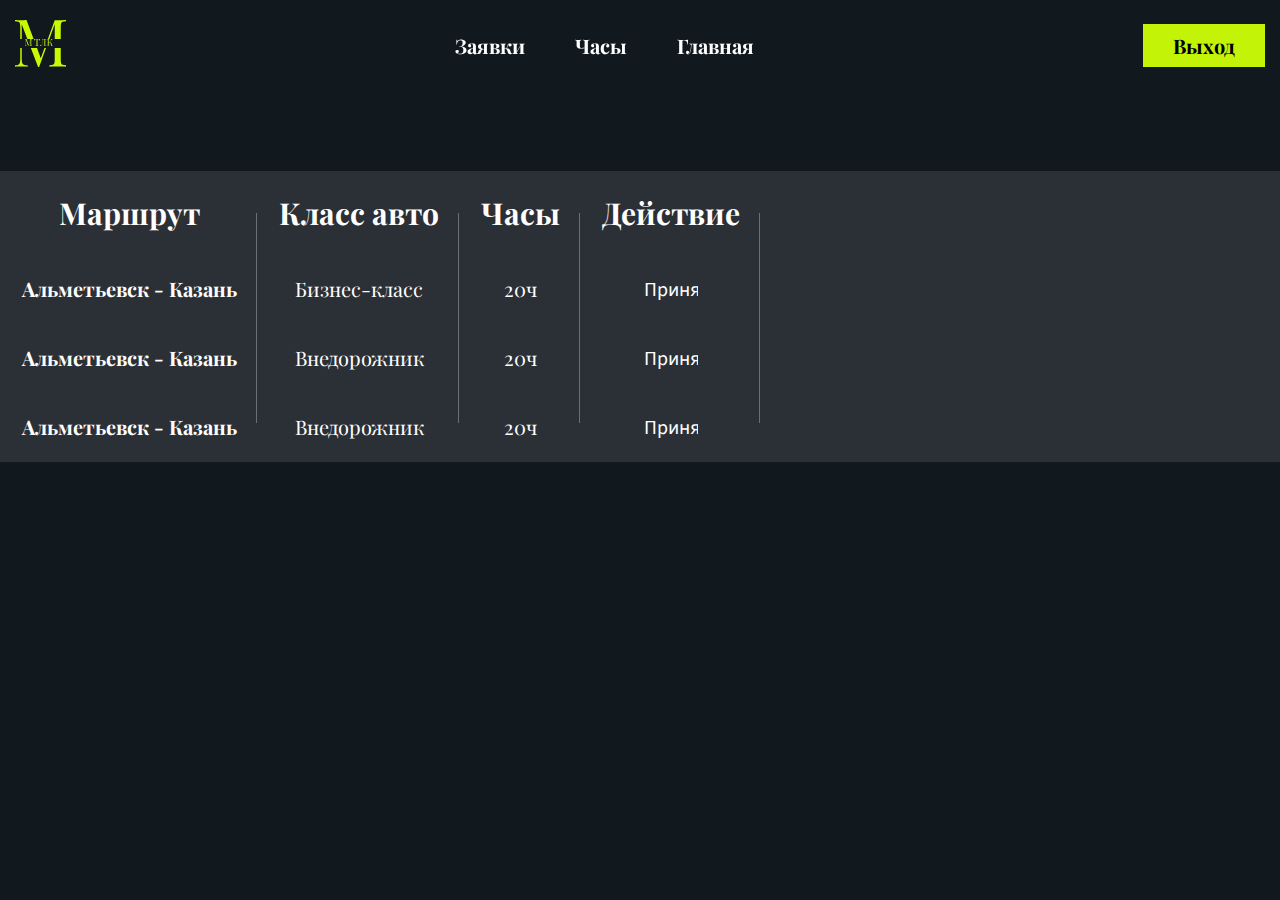
<file: admin-requests.html>
<!DOCTYPE html>
<html lang="en">

<head>
    <meta charset="UTF-8">
    <meta name="viewport" content="width=device-width, initial-scale=1.0">
    <title>admin-requests</title>
    <link href="https://cdn.jsdelivr.net/npm/bootstrap@5.3.2/dist/css/bootstrap.min.css" rel="stylesheet"
        integrity="sha384-T3c6CoIi6uLrA9TneNEoa7RxnatzjcDSCmG1MXxSR1GAsXEV/Dwwykc2MPK8M2HN" crossorigin="anonymous">
    <link rel="stylesheet" href="https://cdn.jsdelivr.net/npm/swiper@11/swiper-bundle.min.css" />
    <link href="https://unpkg.com/aos@2.3.1/dist/aos.css" rel="stylesheet">
    <link rel="preconnect" href="https://fonts.googleapis.com">
    <link rel="preconnect" href="https://fonts.gstatic.com" crossorigin>
    <link rel="preconnect" href="https://fonts.googleapis.com">
    <link rel="preconnect" href="https://fonts.gstatic.com" crossorigin>
    <link
        href="https://fonts.googleapis.com/css2?family=Inter:wght@300;400;700&family=Playfair+Display:wght@700&family=Pridi:wght@400;700&family=Source+Sans+3:wght@700&display=swap"
        rel="stylesheet">
    <link rel="stylesheet" href="src/styles/style.css">
    <link rel="stylesheet" href="src/styles/admin.css">
</head>

<body>
    <header class="header">
        <div class="wrapper">
            <div class="header-content">
                <div class="logo" data-aos="fade-right">
                    <a href="#">
                        <img src="src/icon/logo-icon.svg" alt="">
                        <span class="logo-M">
                            <svg xmlns="http://www.w3.org/2000/svg" width="7" height="7" viewBox="0 0 7 7" fill="none">
                                <path
                                    d="M7 0V0.196353C6.79839 0.202898 6.64422 0.229079 6.53748 0.274895C6.43668 0.314166 6.36849 0.392707 6.33291 0.510519C6.29733 0.621786 6.27954 0.798503 6.27954 1.04067V5.91024C6.27954 6.14586 6.29733 6.32258 6.33291 6.44039C6.36849 6.5582 6.43668 6.63675 6.53748 6.67602C6.64422 6.71529 6.79839 6.74147 7 6.75456V6.95091C6.86362 6.93782 6.69166 6.93128 6.48412 6.93128C6.28251 6.92473 6.07793 6.92146 5.87039 6.92146C5.63913 6.92146 5.4227 6.92473 5.22109 6.93128C5.01948 6.93128 4.85642 6.93782 4.73189 6.95091V6.75456C4.9335 6.74147 5.08471 6.71529 5.18551 6.67602C5.29225 6.63675 5.3634 6.5582 5.39898 6.44039C5.43456 6.32258 5.45235 6.14586 5.45235 5.91024V0.510519L5.48793 0.539972L3.30877 7H3.16645L0.925032 0.628331V5.81206C0.925032 6.04769 0.942821 6.23422 0.978399 6.37167C1.01991 6.50257 1.09699 6.59748 1.20966 6.65638C1.32825 6.70874 1.50318 6.74147 1.73443 6.75456V6.95091C1.6277 6.93782 1.48835 6.93128 1.31639 6.93128C1.14443 6.92473 0.981364 6.92146 0.827192 6.92146C0.67895 6.92146 0.527742 6.92473 0.373571 6.93128C0.225328 6.93128 0.100805 6.93782 0 6.95091V6.75456C0.201609 6.74147 0.352817 6.70874 0.453621 6.65638C0.560356 6.59748 0.631512 6.50257 0.66709 6.37167C0.702668 6.23422 0.720457 6.04769 0.720457 5.81206V1.04067C0.720457 0.798503 0.702668 0.621786 0.66709 0.510519C0.631512 0.392707 0.560356 0.314166 0.453621 0.274895C0.352817 0.229079 0.201609 0.202898 0 0.196353V0C0.100805 0.00654503 0.225328 0.0130904 0.373571 0.0196355C0.527742 0.0261805 0.67895 0.0294528 0.827192 0.0294528C0.957645 0.0294528 1.09106 0.0261805 1.22745 0.0196355C1.36976 0.0130904 1.48835 0.00654503 1.58323 0L3.60229 5.87097L3.45108 5.94951L5.45235 0.0294528C5.52351 0.0294528 5.5917 0.0294528 5.65692 0.0294528C5.72808 0.0294528 5.79924 0.0294528 5.87039 0.0294528C6.07793 0.0294528 6.28251 0.0261805 6.48412 0.0196355C6.69166 0.0130904 6.86362 0.00654503 7 0Z"
                                    fill="#C8FA05" />
                            </svg>
                        </span>
                        <span class="logo-T">
                            <svg xmlns="http://www.w3.org/2000/svg" width="6" height="7" viewBox="0 0 6 7" fill="none">
                                <path
                                    d="M6 0C5.97158 0.250471 5.95027 0.494351 5.93606 0.731639C5.92895 0.962335 5.9254 1.1403 5.9254 1.26554C5.9254 1.42373 5.92895 1.57203 5.93606 1.71045C5.94316 1.84887 5.95027 1.97081 5.95737 2.07627H5.71226C5.66252 1.61488 5.59503 1.25235 5.50977 0.9887C5.42451 0.718455 5.27531 0.524011 5.06217 0.405367C4.84902 0.286723 4.51865 0.227401 4.07105 0.227401H3.49556V5.85311C3.49556 6.11676 3.52043 6.3145 3.57016 6.44633C3.627 6.57815 3.73357 6.66714 3.88988 6.71328C4.04618 6.75942 4.27353 6.78908 4.57194 6.80226V7C4.38721 6.98682 4.15275 6.98023 3.86856 6.98023C3.58437 6.97363 3.29663 6.97034 3.00533 6.97034C2.68561 6.97034 2.38366 6.97363 2.09947 6.98023C1.82238 6.98023 1.59858 6.98682 1.42806 7V6.80226C1.72647 6.78908 1.95382 6.75942 2.11013 6.71328C2.26643 6.66714 2.36945 6.57815 2.41918 6.44633C2.47602 6.3145 2.50444 6.11676 2.50444 5.85311V0.227401H1.92895C1.48846 0.227401 1.15808 0.286723 0.937834 0.405367C0.72469 0.524011 0.575488 0.718455 0.490231 0.9887C0.404973 1.25235 0.337478 1.61488 0.287745 2.07627H0.0426291C0.0568387 1.97081 0.0639436 1.84887 0.0639436 1.71045C0.0710484 1.57203 0.0746009 1.42373 0.0746009 1.26554C0.0746009 1.1403 0.0674959 0.962335 0.0532863 0.731639C0.0461815 0.494351 0.0284192 0.250471 0 0C0.298401 0.00659125 0.62167 0.0131829 0.969805 0.0197741C1.32505 0.0263654 1.68028 0.0296608 2.03552 0.0296608C2.39076 0.0296608 2.71403 0.0296608 3.00533 0.0296608C3.29663 0.0296608 3.61634 0.0296608 3.96448 0.0296608C4.31972 0.0296608 4.67496 0.0263654 5.0302 0.0197741C5.38544 0.0131829 5.7087 0.00659125 6 0Z"
                                    fill="#C8FA05" />
                            </svg>
                        </span>
                        <span class="logo-L">
                            <svg xmlns="http://www.w3.org/2000/svg" width="6" height="7" viewBox="0 0 6 7" fill="none">
                                <path
                                    d="M6 0V0.193906C5.79045 0.200369 5.6302 0.226224 5.51926 0.271468C5.41448 0.31025 5.34361 0.387812 5.30663 0.504155C5.26965 0.614035 5.25116 0.78855 5.25116 1.0277V5.83656C5.25116 6.06925 5.26965 6.24377 5.30663 6.36011C5.34361 6.47645 5.41448 6.55402 5.51926 6.5928C5.6302 6.63158 5.79045 6.65743 6 6.67036V6.86427C5.87057 6.85134 5.70108 6.84487 5.49153 6.84487C5.28197 6.83841 5.05701 6.83518 4.81664 6.83518C4.57011 6.83518 4.32049 6.83841 4.0678 6.84487C3.82126 6.84487 3.61787 6.85134 3.45763 6.86427V6.67036C3.71649 6.65743 3.91371 6.63158 4.04931 6.5928C4.1849 6.55402 4.27427 6.47645 4.31741 6.36011C4.36672 6.24377 4.39137 6.06925 4.39137 5.83656V1.0277C4.39137 0.78855 4.37288 0.610803 4.3359 0.49446C4.29892 0.378117 4.22496 0.300554 4.11402 0.261772C4.00924 0.216528 3.85208 0.193906 3.64253 0.193906H3.52234C3.30662 0.193906 3.14638 0.216528 3.0416 0.261772C2.94299 0.300554 2.87827 0.381348 2.84746 0.504155C2.81664 0.620499 2.79199 0.795014 2.7735 1.0277C2.74268 1.40905 2.71186 1.81948 2.68105 2.259C2.65639 2.69852 2.6225 3.14127 2.57935 3.58726C2.54237 4.03324 2.48382 4.45983 2.4037 4.86704C2.32357 5.27424 2.2188 5.63943 2.08937 5.9626C1.95994 6.27932 1.79353 6.53139 1.59014 6.71884C1.38675 6.90628 1.13713 7 0.841294 7C0.637904 7 0.446841 6.95152 0.268104 6.85457C0.0893679 6.75115 0 6.57987 0 6.34072C0 6.17267 0.0523872 6.04017 0.157164 5.94321C0.26194 5.8398 0.391371 5.78809 0.545455 5.78809C0.681048 5.78809 0.791987 5.82687 0.878274 5.90443C0.970724 5.98199 1.01695 6.08541 1.01695 6.21468C1.01695 6.35688 0.983051 6.47322 0.915254 6.56371C0.847457 6.64774 0.748844 6.72853 0.619414 6.80609C0.662557 6.81256 0.702619 6.81579 0.739599 6.81579C0.782742 6.81579 0.81664 6.81579 0.841294 6.81579C1.12481 6.81579 1.36209 6.70268 1.55316 6.47645C1.74422 6.25023 1.8983 5.94321 2.01541 5.5554C2.13867 5.16113 2.23421 4.71514 2.302 4.21745C2.3698 3.71976 2.42219 3.19945 2.45917 2.65651C2.49615 2.10711 2.53005 1.56417 2.56086 1.0277C2.57935 0.801477 2.57011 0.630194 2.53313 0.51385C2.50231 0.397507 2.42835 0.316713 2.31125 0.271468C2.20031 0.226224 2.0339 0.200369 1.81202 0.193906V0C1.94145 0.00646344 2.09553 0.0129273 2.27427 0.0193907C2.453 0.0258542 2.61633 0.0290857 2.76425 0.0290857C2.90601 0.0290857 3.0416 0.0258542 3.17103 0.0193907C3.30663 0.00646383 3.44222 0 3.57781 0C3.81202 0 4.02465 0.00646383 4.21572 0.0193907C4.40678 0.0258542 4.63482 0.0290857 4.89985 0.0290857C5.02311 0.0290857 5.15254 0.0290857 5.28813 0.0290857C5.42373 0.0226222 5.55316 0.0193907 5.67643 0.0193907C5.80586 0.0129273 5.91371 0.00646344 6 0Z"
                                    fill="#C8FA05" />
                            </svg>
                        </span>
                        <span class="logo-K">
                            <svg xmlns="http://www.w3.org/2000/svg" width="6" height="7" viewBox="0 0 6 7" fill="none">
                                <path
                                    d="M2.47573 0V0.193906C2.25566 0.200369 2.08738 0.226224 1.97087 0.271468C1.86084 0.31025 1.78641 0.387812 1.74757 0.504155C1.70874 0.614035 1.68932 0.78855 1.68932 1.0277V5.83656C1.68932 6.06925 1.70874 6.24377 1.74757 6.36011C1.78641 6.47645 1.86084 6.55402 1.97087 6.5928C2.08738 6.63158 2.25566 6.65743 2.47573 6.67036V6.86427C2.32686 6.85134 2.13916 6.84487 1.91262 6.84487C1.69256 6.83841 1.46926 6.83518 1.24272 6.83518C0.990291 6.83518 0.754045 6.83841 0.53398 6.84487C0.313916 6.84487 0.135922 6.85134 0 6.86427V6.67036C0.220065 6.65743 0.385113 6.63158 0.495145 6.5928C0.61165 6.55402 0.689319 6.47645 0.728153 6.36011C0.766988 6.24377 0.786408 6.06925 0.786408 5.83656V1.0277C0.786408 0.78855 0.766988 0.614035 0.728153 0.504155C0.689319 0.387812 0.61165 0.31025 0.495145 0.271468C0.385113 0.226224 0.220065 0.200369 0 0.193906V0C0.135922 0.00646344 0.313916 0.0129273 0.53398 0.0193907C0.754045 0.0258542 0.990291 0.0290857 1.24272 0.0290857C1.46926 0.0290857 1.69256 0.0258542 1.91262 0.0193907C2.13916 0.0129273 2.32686 0.00646344 2.47573 0ZM2.36893 3.21884C2.71197 3.21884 3.03236 3.25439 3.33009 3.32548C3.6343 3.39658 3.8932 3.53232 4.1068 3.73269C4.32039 3.93306 4.47249 4.23038 4.56311 4.62465L4.84466 5.84626C4.91586 6.14358 4.98058 6.35365 5.03884 6.47645C5.09709 6.5928 5.19741 6.64774 5.3398 6.64127C5.44984 6.63481 5.54045 6.59926 5.61165 6.53463C5.68932 6.46999 5.77023 6.38273 5.85437 6.27285L6 6.3795C5.87702 6.56048 5.7411 6.70914 5.59223 6.82548C5.44336 6.94183 5.23301 7 4.96116 7C4.73463 7 4.52751 6.93536 4.3398 6.80609C4.15857 6.67036 4.01942 6.38596 3.92233 5.95291L3.65048 4.75069C3.59223 4.47922 3.52427 4.24331 3.4466 4.04294C3.36893 3.84257 3.24595 3.68744 3.07767 3.57756C2.90938 3.46122 2.66019 3.40305 2.33009 3.40305H1.50485V3.21884H2.36893ZM1.68932 3.40305V3.21884C1.96116 3.21237 2.1877 3.15743 2.36893 3.05402C2.55663 2.94414 2.71197 2.81163 2.83495 2.65651L3.76699 1.47368C3.98058 1.20222 4.12621 0.972761 4.20388 0.785319C4.28155 0.597876 4.27832 0.455679 4.19417 0.358726C4.11003 0.255309 3.93204 0.200369 3.66019 0.193906V0C3.78317 0.00646344 3.90939 0.0129273 4.03884 0.0193907C4.16828 0.0193907 4.2945 0.0226222 4.41747 0.0290857C4.54692 0.0290857 4.66667 0.0290857 4.7767 0.0290857C4.94498 0.0290857 5.10032 0.0258542 5.24272 0.0193907C5.38511 0.0129273 5.50485 0.00646344 5.60194 0V0.193906C5.40129 0.21976 5.20712 0.287627 5.01942 0.397507C4.83171 0.500923 4.64401 0.668975 4.45631 0.901662L2.48544 3.40305H1.68932Z"
                                    fill="#C8FA05" />
                            </svg>
                        </span>
                    </a>
                </div>
                <nav class="nav" data-aos="fade-up">
                    <ol class="nav-bar">
                        <li class="nav-item">
                            <a href="#">Заявки</a>
                        </li>
                        <li class="nav-item">
                            <a href="#">Часы</a>
                        </li>
                        <li class="nav-item">
                            <a href="#">Главная</a>
                        </li>
                    </ol>
                </nav>
                <div class="logo-button" data-aos="fade-left">
                    <button id="sign-btn" class="logo-btn">Выход</button>
                </div>
            </div>
    </header>
    <div class="main">
        <table class="table table-hover">
            <thead>
                <tr>
                    <th class="title-col" scope="col">Маршрут</th>
                    <th class="title-col" scope="col">Класс авто</th>
                    <th class="title-col" scope="col">Часы</th>
                    <th class="title-col" scope="col">Действие</th>
                </tr>
            </thead>
            <tbody>
                <tr>
                    <th scope="row">Альметьевск - Казань</th>
                    <td>Бизнес-класс</td>
                    <td>20ч</td>
                    <td>
                        <select name="changeSelect" id="change-select">
                            <option value="1">Принять</option>
                            <option value="2">Отказаться</option>
                        </select>
                    </td>
                </tr>
                <tr>
                    <th scope="row">Альметьевск - Казань</th>
                    <td>Внедорожник</td>
                    <td>20ч</td>
                    <td>
                        <select name="changeSelect" id="change-select">
                            <option value="1">Принять</option>
                            <option value="2">Отказаться</option>
                        </select>
                    </td>
                </tr>
                <tr>
                    <th scope="row">Альметьевск - Казань</th>
                    <td>Внедорожник</td>
                    <td>20ч</td>
                    <td>
                        <select name="changeSelect" id="change-select">
                            <option value="1">Принять</option>
                            <option value="2">Отказаться</option>
                        </select>
                    </td>
                </tr>
            </tbody>
        </table>
    </div>




    <script src="https://unpkg.com/aos@2.3.1/dist/aos.js"></script>
    <script src="https://cdn.jsdelivr.net/npm/bootstrap@5.3.2/dist/js/bootstrap.bundle.min.js"
        integrity="sha384-C6RzsynM9kWDrMNeT87bh95OGNyZPhcTNXj1NW7RuBCsyN/o0jlpcV8Qyq46cDfL"
        crossorigin="anonymous"></script>
    <script>
        AOS.init();
    </script>
</body>

</html>
</file>
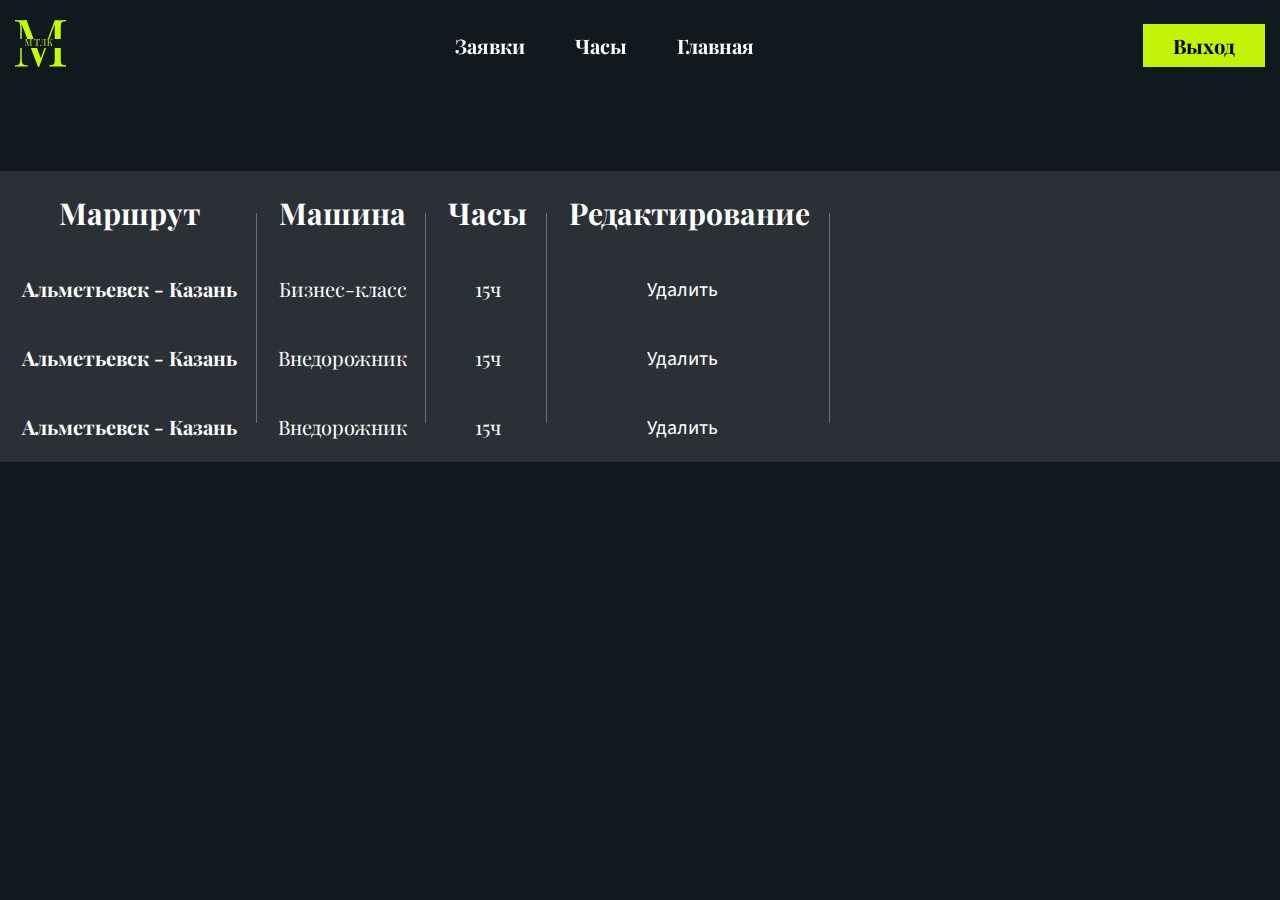
<file: admin.html>
<!DOCTYPE html>
<html lang="en">

<head>
    <meta charset="UTF-8">
    <meta name="viewport" content="width=device-width, initial-scale=1.0">
    <title>admin</title>
    <link href="https://cdn.jsdelivr.net/npm/bootstrap@5.3.2/dist/css/bootstrap.min.css" rel="stylesheet"
        integrity="sha384-T3c6CoIi6uLrA9TneNEoa7RxnatzjcDSCmG1MXxSR1GAsXEV/Dwwykc2MPK8M2HN" crossorigin="anonymous">
    <link rel="stylesheet" href="https://cdn.jsdelivr.net/npm/swiper@11/swiper-bundle.min.css" />
    <link href="https://unpkg.com/aos@2.3.1/dist/aos.css" rel="stylesheet">
    <link rel="preconnect" href="https://fonts.googleapis.com">
    <link rel="preconnect" href="https://fonts.gstatic.com" crossorigin>
    <link rel="preconnect" href="https://fonts.googleapis.com">
    <link rel="preconnect" href="https://fonts.gstatic.com" crossorigin>
    <link
        href="https://fonts.googleapis.com/css2?family=Inter:wght@300;400;700&family=Playfair+Display:wght@700&family=Pridi:wght@400;700&family=Source+Sans+3:wght@700&display=swap"
        rel="stylesheet">
    <link rel="stylesheet" href="src/styles/style.css">
    <link rel="stylesheet" href="src/styles/admin.css">
</head>

<body>
    <header class="header">
        <div class="wrapper">
            <div class="header-content">
                <div class="logo" data-aos="fade-right">
                    <a href="#">
                        <img src="src/icon/logo-icon.svg" alt="">
                        <span class="logo-M">
                            <svg xmlns="http://www.w3.org/2000/svg" width="7" height="7" viewBox="0 0 7 7" fill="none">
                                <path
                                    d="M7 0V0.196353C6.79839 0.202898 6.64422 0.229079 6.53748 0.274895C6.43668 0.314166 6.36849 0.392707 6.33291 0.510519C6.29733 0.621786 6.27954 0.798503 6.27954 1.04067V5.91024C6.27954 6.14586 6.29733 6.32258 6.33291 6.44039C6.36849 6.5582 6.43668 6.63675 6.53748 6.67602C6.64422 6.71529 6.79839 6.74147 7 6.75456V6.95091C6.86362 6.93782 6.69166 6.93128 6.48412 6.93128C6.28251 6.92473 6.07793 6.92146 5.87039 6.92146C5.63913 6.92146 5.4227 6.92473 5.22109 6.93128C5.01948 6.93128 4.85642 6.93782 4.73189 6.95091V6.75456C4.9335 6.74147 5.08471 6.71529 5.18551 6.67602C5.29225 6.63675 5.3634 6.5582 5.39898 6.44039C5.43456 6.32258 5.45235 6.14586 5.45235 5.91024V0.510519L5.48793 0.539972L3.30877 7H3.16645L0.925032 0.628331V5.81206C0.925032 6.04769 0.942821 6.23422 0.978399 6.37167C1.01991 6.50257 1.09699 6.59748 1.20966 6.65638C1.32825 6.70874 1.50318 6.74147 1.73443 6.75456V6.95091C1.6277 6.93782 1.48835 6.93128 1.31639 6.93128C1.14443 6.92473 0.981364 6.92146 0.827192 6.92146C0.67895 6.92146 0.527742 6.92473 0.373571 6.93128C0.225328 6.93128 0.100805 6.93782 0 6.95091V6.75456C0.201609 6.74147 0.352817 6.70874 0.453621 6.65638C0.560356 6.59748 0.631512 6.50257 0.66709 6.37167C0.702668 6.23422 0.720457 6.04769 0.720457 5.81206V1.04067C0.720457 0.798503 0.702668 0.621786 0.66709 0.510519C0.631512 0.392707 0.560356 0.314166 0.453621 0.274895C0.352817 0.229079 0.201609 0.202898 0 0.196353V0C0.100805 0.00654503 0.225328 0.0130904 0.373571 0.0196355C0.527742 0.0261805 0.67895 0.0294528 0.827192 0.0294528C0.957645 0.0294528 1.09106 0.0261805 1.22745 0.0196355C1.36976 0.0130904 1.48835 0.00654503 1.58323 0L3.60229 5.87097L3.45108 5.94951L5.45235 0.0294528C5.52351 0.0294528 5.5917 0.0294528 5.65692 0.0294528C5.72808 0.0294528 5.79924 0.0294528 5.87039 0.0294528C6.07793 0.0294528 6.28251 0.0261805 6.48412 0.0196355C6.69166 0.0130904 6.86362 0.00654503 7 0Z"
                                    fill="#C8FA05" />
                            </svg>
                        </span>
                        <span class="logo-T">
                            <svg xmlns="http://www.w3.org/2000/svg" width="6" height="7" viewBox="0 0 6 7" fill="none">
                                <path
                                    d="M6 0C5.97158 0.250471 5.95027 0.494351 5.93606 0.731639C5.92895 0.962335 5.9254 1.1403 5.9254 1.26554C5.9254 1.42373 5.92895 1.57203 5.93606 1.71045C5.94316 1.84887 5.95027 1.97081 5.95737 2.07627H5.71226C5.66252 1.61488 5.59503 1.25235 5.50977 0.9887C5.42451 0.718455 5.27531 0.524011 5.06217 0.405367C4.84902 0.286723 4.51865 0.227401 4.07105 0.227401H3.49556V5.85311C3.49556 6.11676 3.52043 6.3145 3.57016 6.44633C3.627 6.57815 3.73357 6.66714 3.88988 6.71328C4.04618 6.75942 4.27353 6.78908 4.57194 6.80226V7C4.38721 6.98682 4.15275 6.98023 3.86856 6.98023C3.58437 6.97363 3.29663 6.97034 3.00533 6.97034C2.68561 6.97034 2.38366 6.97363 2.09947 6.98023C1.82238 6.98023 1.59858 6.98682 1.42806 7V6.80226C1.72647 6.78908 1.95382 6.75942 2.11013 6.71328C2.26643 6.66714 2.36945 6.57815 2.41918 6.44633C2.47602 6.3145 2.50444 6.11676 2.50444 5.85311V0.227401H1.92895C1.48846 0.227401 1.15808 0.286723 0.937834 0.405367C0.72469 0.524011 0.575488 0.718455 0.490231 0.9887C0.404973 1.25235 0.337478 1.61488 0.287745 2.07627H0.0426291C0.0568387 1.97081 0.0639436 1.84887 0.0639436 1.71045C0.0710484 1.57203 0.0746009 1.42373 0.0746009 1.26554C0.0746009 1.1403 0.0674959 0.962335 0.0532863 0.731639C0.0461815 0.494351 0.0284192 0.250471 0 0C0.298401 0.00659125 0.62167 0.0131829 0.969805 0.0197741C1.32505 0.0263654 1.68028 0.0296608 2.03552 0.0296608C2.39076 0.0296608 2.71403 0.0296608 3.00533 0.0296608C3.29663 0.0296608 3.61634 0.0296608 3.96448 0.0296608C4.31972 0.0296608 4.67496 0.0263654 5.0302 0.0197741C5.38544 0.0131829 5.7087 0.00659125 6 0Z"
                                    fill="#C8FA05" />
                            </svg>
                        </span>
                        <span class="logo-L">
                            <svg xmlns="http://www.w3.org/2000/svg" width="6" height="7" viewBox="0 0 6 7" fill="none">
                                <path
                                    d="M6 0V0.193906C5.79045 0.200369 5.6302 0.226224 5.51926 0.271468C5.41448 0.31025 5.34361 0.387812 5.30663 0.504155C5.26965 0.614035 5.25116 0.78855 5.25116 1.0277V5.83656C5.25116 6.06925 5.26965 6.24377 5.30663 6.36011C5.34361 6.47645 5.41448 6.55402 5.51926 6.5928C5.6302 6.63158 5.79045 6.65743 6 6.67036V6.86427C5.87057 6.85134 5.70108 6.84487 5.49153 6.84487C5.28197 6.83841 5.05701 6.83518 4.81664 6.83518C4.57011 6.83518 4.32049 6.83841 4.0678 6.84487C3.82126 6.84487 3.61787 6.85134 3.45763 6.86427V6.67036C3.71649 6.65743 3.91371 6.63158 4.04931 6.5928C4.1849 6.55402 4.27427 6.47645 4.31741 6.36011C4.36672 6.24377 4.39137 6.06925 4.39137 5.83656V1.0277C4.39137 0.78855 4.37288 0.610803 4.3359 0.49446C4.29892 0.378117 4.22496 0.300554 4.11402 0.261772C4.00924 0.216528 3.85208 0.193906 3.64253 0.193906H3.52234C3.30662 0.193906 3.14638 0.216528 3.0416 0.261772C2.94299 0.300554 2.87827 0.381348 2.84746 0.504155C2.81664 0.620499 2.79199 0.795014 2.7735 1.0277C2.74268 1.40905 2.71186 1.81948 2.68105 2.259C2.65639 2.69852 2.6225 3.14127 2.57935 3.58726C2.54237 4.03324 2.48382 4.45983 2.4037 4.86704C2.32357 5.27424 2.2188 5.63943 2.08937 5.9626C1.95994 6.27932 1.79353 6.53139 1.59014 6.71884C1.38675 6.90628 1.13713 7 0.841294 7C0.637904 7 0.446841 6.95152 0.268104 6.85457C0.0893679 6.75115 0 6.57987 0 6.34072C0 6.17267 0.0523872 6.04017 0.157164 5.94321C0.26194 5.8398 0.391371 5.78809 0.545455 5.78809C0.681048 5.78809 0.791987 5.82687 0.878274 5.90443C0.970724 5.98199 1.01695 6.08541 1.01695 6.21468C1.01695 6.35688 0.983051 6.47322 0.915254 6.56371C0.847457 6.64774 0.748844 6.72853 0.619414 6.80609C0.662557 6.81256 0.702619 6.81579 0.739599 6.81579C0.782742 6.81579 0.81664 6.81579 0.841294 6.81579C1.12481 6.81579 1.36209 6.70268 1.55316 6.47645C1.74422 6.25023 1.8983 5.94321 2.01541 5.5554C2.13867 5.16113 2.23421 4.71514 2.302 4.21745C2.3698 3.71976 2.42219 3.19945 2.45917 2.65651C2.49615 2.10711 2.53005 1.56417 2.56086 1.0277C2.57935 0.801477 2.57011 0.630194 2.53313 0.51385C2.50231 0.397507 2.42835 0.316713 2.31125 0.271468C2.20031 0.226224 2.0339 0.200369 1.81202 0.193906V0C1.94145 0.00646344 2.09553 0.0129273 2.27427 0.0193907C2.453 0.0258542 2.61633 0.0290857 2.76425 0.0290857C2.90601 0.0290857 3.0416 0.0258542 3.17103 0.0193907C3.30663 0.00646383 3.44222 0 3.57781 0C3.81202 0 4.02465 0.00646383 4.21572 0.0193907C4.40678 0.0258542 4.63482 0.0290857 4.89985 0.0290857C5.02311 0.0290857 5.15254 0.0290857 5.28813 0.0290857C5.42373 0.0226222 5.55316 0.0193907 5.67643 0.0193907C5.80586 0.0129273 5.91371 0.00646344 6 0Z"
                                    fill="#C8FA05" />
                            </svg>
                        </span>
                        <span class="logo-K">
                            <svg xmlns="http://www.w3.org/2000/svg" width="6" height="7" viewBox="0 0 6 7" fill="none">
                                <path
                                    d="M2.47573 0V0.193906C2.25566 0.200369 2.08738 0.226224 1.97087 0.271468C1.86084 0.31025 1.78641 0.387812 1.74757 0.504155C1.70874 0.614035 1.68932 0.78855 1.68932 1.0277V5.83656C1.68932 6.06925 1.70874 6.24377 1.74757 6.36011C1.78641 6.47645 1.86084 6.55402 1.97087 6.5928C2.08738 6.63158 2.25566 6.65743 2.47573 6.67036V6.86427C2.32686 6.85134 2.13916 6.84487 1.91262 6.84487C1.69256 6.83841 1.46926 6.83518 1.24272 6.83518C0.990291 6.83518 0.754045 6.83841 0.53398 6.84487C0.313916 6.84487 0.135922 6.85134 0 6.86427V6.67036C0.220065 6.65743 0.385113 6.63158 0.495145 6.5928C0.61165 6.55402 0.689319 6.47645 0.728153 6.36011C0.766988 6.24377 0.786408 6.06925 0.786408 5.83656V1.0277C0.786408 0.78855 0.766988 0.614035 0.728153 0.504155C0.689319 0.387812 0.61165 0.31025 0.495145 0.271468C0.385113 0.226224 0.220065 0.200369 0 0.193906V0C0.135922 0.00646344 0.313916 0.0129273 0.53398 0.0193907C0.754045 0.0258542 0.990291 0.0290857 1.24272 0.0290857C1.46926 0.0290857 1.69256 0.0258542 1.91262 0.0193907C2.13916 0.0129273 2.32686 0.00646344 2.47573 0ZM2.36893 3.21884C2.71197 3.21884 3.03236 3.25439 3.33009 3.32548C3.6343 3.39658 3.8932 3.53232 4.1068 3.73269C4.32039 3.93306 4.47249 4.23038 4.56311 4.62465L4.84466 5.84626C4.91586 6.14358 4.98058 6.35365 5.03884 6.47645C5.09709 6.5928 5.19741 6.64774 5.3398 6.64127C5.44984 6.63481 5.54045 6.59926 5.61165 6.53463C5.68932 6.46999 5.77023 6.38273 5.85437 6.27285L6 6.3795C5.87702 6.56048 5.7411 6.70914 5.59223 6.82548C5.44336 6.94183 5.23301 7 4.96116 7C4.73463 7 4.52751 6.93536 4.3398 6.80609C4.15857 6.67036 4.01942 6.38596 3.92233 5.95291L3.65048 4.75069C3.59223 4.47922 3.52427 4.24331 3.4466 4.04294C3.36893 3.84257 3.24595 3.68744 3.07767 3.57756C2.90938 3.46122 2.66019 3.40305 2.33009 3.40305H1.50485V3.21884H2.36893ZM1.68932 3.40305V3.21884C1.96116 3.21237 2.1877 3.15743 2.36893 3.05402C2.55663 2.94414 2.71197 2.81163 2.83495 2.65651L3.76699 1.47368C3.98058 1.20222 4.12621 0.972761 4.20388 0.785319C4.28155 0.597876 4.27832 0.455679 4.19417 0.358726C4.11003 0.255309 3.93204 0.200369 3.66019 0.193906V0C3.78317 0.00646344 3.90939 0.0129273 4.03884 0.0193907C4.16828 0.0193907 4.2945 0.0226222 4.41747 0.0290857C4.54692 0.0290857 4.66667 0.0290857 4.7767 0.0290857C4.94498 0.0290857 5.10032 0.0258542 5.24272 0.0193907C5.38511 0.0129273 5.50485 0.00646344 5.60194 0V0.193906C5.40129 0.21976 5.20712 0.287627 5.01942 0.397507C4.83171 0.500923 4.64401 0.668975 4.45631 0.901662L2.48544 3.40305H1.68932Z"
                                    fill="#C8FA05" />
                            </svg>
                        </span>
                    </a>
                </div>
                <nav class="nav" data-aos="fade-up">
                    <ol class="nav-bar">
                        <li class="nav-item">
                            <a href="#">Заявки</a>
                        </li>
                        <li class="nav-item">
                            <a href="#">Часы</a>
                        </li>
                        <li class="nav-item">
                            <a href="#">Главная</a>
                        </li>
                    </ol>
                </nav>
                <div class="logo-button" data-aos="fade-left">
                    <button id="sign-btn" class="logo-btn">Выход</button>
                </div>
            </div>
    </header>
    <div class="main">
        <table class="table table-hover">
            <thead>
                <tr>
                    <th class="title-col" scope="col">Маршрут</th>
                    <th class="title-col" scope="col">Машина</th>
                    <th class="title-col" scope="col">Часы</th>
                    <th class="title-col" scope="col">Редактирование</th>
                </tr>
            </thead>
            <tbody>
                <tr>
                    <th scope="row">Альметьевск - Казань</th>
                    <td>Бизнес-класс</td>
                    <td>15ч</td>
                    <td>
                        <select name="changeSelect" id="change-select">
                            <option value="1">Удалить</option>
                            <option value="2">Редактировать</option>
                        </select>
                    </td>
                </tr>
                <tr>
                    <th scope="row">Альметьевск - Казань</th>
                    <td>Внедорожник</td>
                    <td>15ч</td>
                    <td>
                        <select name="changeSelect" id="change-select">
                            <option value="1">Удалить</option>
                            <option value="2">Редактировать</option>
                        </select>
                </tr>
                <tr>
                    <th scope="row">Альметьевск - Казань</th>
                    <td>Внедорожник</td>
                    <td>15ч</td>
                    <td>
                        <select name="changeSelect" id="change-select">
                            <option value="1">Удалить</option>
                            <option value="2">Редактировать</option>
                        </select>
                    </td>
                </tr>
            </tbody>
        </table>
    </div>




    <script src="https://unpkg.com/aos@2.3.1/dist/aos.js"></script>
    <script src="https://cdn.jsdelivr.net/npm/bootstrap@5.3.2/dist/js/bootstrap.bundle.min.js"
        integrity="sha384-C6RzsynM9kWDrMNeT87bh95OGNyZPhcTNXj1NW7RuBCsyN/o0jlpcV8Qyq46cDfL"
        crossorigin="anonymous"></script>
    <script>
        AOS.init();
    </script>
</body>

</html>
</file>
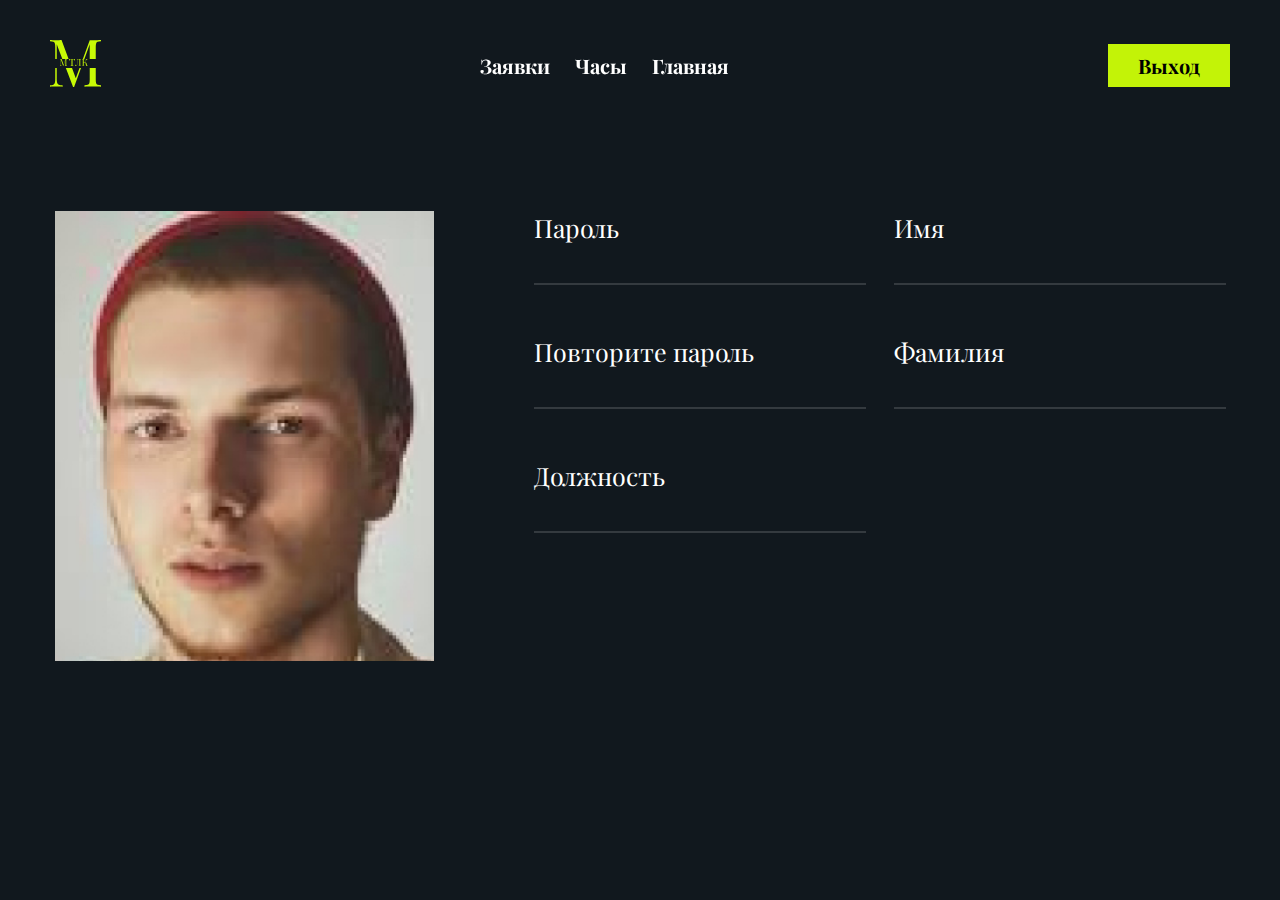
<file: personal-account.html>
<!DOCTYPE html>
<html lang="en">

<head>
    <meta charset="UTF-8">
    <meta name="viewport" content="width=device-width, initial-scale=1.0">
    <title>Account</title>
    <link href="https://cdn.jsdelivr.net/npm/bootstrap@5.3.2/dist/css/bootstrap.min.css" rel="stylesheet"
        integrity="sha384-T3c6CoIi6uLrA9TneNEoa7RxnatzjcDSCmG1MXxSR1GAsXEV/Dwwykc2MPK8M2HN" crossorigin="anonymous">
    <link rel="stylesheet" href="https://cdn.jsdelivr.net/npm/swiper@11/swiper-bundle.min.css" />
    <link href="https://unpkg.com/aos@2.3.1/dist/aos.css" rel="stylesheet">
    <link rel="preconnect" href="https://fonts.googleapis.com">
    <link rel="preconnect" href="https://fonts.gstatic.com" crossorigin>
    <link rel="preconnect" href="https://fonts.googleapis.com">
    <link rel="preconnect" href="https://fonts.gstatic.com" crossorigin>
    <link
        href="https://fonts.googleapis.com/css2?family=Inter:wght@300;400;700&family=Playfair+Display:wght@700&family=Pridi:wght@400;700&family=Source+Sans+3:wght@700&display=swap"
        rel="stylesheet">
    <link rel="stylesheet" href="src/styles/style.css">
    <link rel="stylesheet" href="src/styles/personal.css">
</head>

<body>
    <header class="header">
        <div class="header-content">
            <div class="logo" data-aos="fade-right">
                <a href="#">
                    <img src="src/icon/logo-icon.svg" alt="">
                    <span class="logo-M">
                        <svg xmlns="http://www.w3.org/2000/svg" width="7" height="7" viewBox="0 0 7 7" fill="none">
                            <path
                                d="M7 0V0.196353C6.79839 0.202898 6.64422 0.229079 6.53748 0.274895C6.43668 0.314166 6.36849 0.392707 6.33291 0.510519C6.29733 0.621786 6.27954 0.798503 6.27954 1.04067V5.91024C6.27954 6.14586 6.29733 6.32258 6.33291 6.44039C6.36849 6.5582 6.43668 6.63675 6.53748 6.67602C6.64422 6.71529 6.79839 6.74147 7 6.75456V6.95091C6.86362 6.93782 6.69166 6.93128 6.48412 6.93128C6.28251 6.92473 6.07793 6.92146 5.87039 6.92146C5.63913 6.92146 5.4227 6.92473 5.22109 6.93128C5.01948 6.93128 4.85642 6.93782 4.73189 6.95091V6.75456C4.9335 6.74147 5.08471 6.71529 5.18551 6.67602C5.29225 6.63675 5.3634 6.5582 5.39898 6.44039C5.43456 6.32258 5.45235 6.14586 5.45235 5.91024V0.510519L5.48793 0.539972L3.30877 7H3.16645L0.925032 0.628331V5.81206C0.925032 6.04769 0.942821 6.23422 0.978399 6.37167C1.01991 6.50257 1.09699 6.59748 1.20966 6.65638C1.32825 6.70874 1.50318 6.74147 1.73443 6.75456V6.95091C1.6277 6.93782 1.48835 6.93128 1.31639 6.93128C1.14443 6.92473 0.981364 6.92146 0.827192 6.92146C0.67895 6.92146 0.527742 6.92473 0.373571 6.93128C0.225328 6.93128 0.100805 6.93782 0 6.95091V6.75456C0.201609 6.74147 0.352817 6.70874 0.453621 6.65638C0.560356 6.59748 0.631512 6.50257 0.66709 6.37167C0.702668 6.23422 0.720457 6.04769 0.720457 5.81206V1.04067C0.720457 0.798503 0.702668 0.621786 0.66709 0.510519C0.631512 0.392707 0.560356 0.314166 0.453621 0.274895C0.352817 0.229079 0.201609 0.202898 0 0.196353V0C0.100805 0.00654503 0.225328 0.0130904 0.373571 0.0196355C0.527742 0.0261805 0.67895 0.0294528 0.827192 0.0294528C0.957645 0.0294528 1.09106 0.0261805 1.22745 0.0196355C1.36976 0.0130904 1.48835 0.00654503 1.58323 0L3.60229 5.87097L3.45108 5.94951L5.45235 0.0294528C5.52351 0.0294528 5.5917 0.0294528 5.65692 0.0294528C5.72808 0.0294528 5.79924 0.0294528 5.87039 0.0294528C6.07793 0.0294528 6.28251 0.0261805 6.48412 0.0196355C6.69166 0.0130904 6.86362 0.00654503 7 0Z"
                                fill="#C8FA05" />
                        </svg>
                    </span>
                    <span class="logo-T">
                        <svg xmlns="http://www.w3.org/2000/svg" width="6" height="7" viewBox="0 0 6 7" fill="none">
                            <path
                                d="M6 0C5.97158 0.250471 5.95027 0.494351 5.93606 0.731639C5.92895 0.962335 5.9254 1.1403 5.9254 1.26554C5.9254 1.42373 5.92895 1.57203 5.93606 1.71045C5.94316 1.84887 5.95027 1.97081 5.95737 2.07627H5.71226C5.66252 1.61488 5.59503 1.25235 5.50977 0.9887C5.42451 0.718455 5.27531 0.524011 5.06217 0.405367C4.84902 0.286723 4.51865 0.227401 4.07105 0.227401H3.49556V5.85311C3.49556 6.11676 3.52043 6.3145 3.57016 6.44633C3.627 6.57815 3.73357 6.66714 3.88988 6.71328C4.04618 6.75942 4.27353 6.78908 4.57194 6.80226V7C4.38721 6.98682 4.15275 6.98023 3.86856 6.98023C3.58437 6.97363 3.29663 6.97034 3.00533 6.97034C2.68561 6.97034 2.38366 6.97363 2.09947 6.98023C1.82238 6.98023 1.59858 6.98682 1.42806 7V6.80226C1.72647 6.78908 1.95382 6.75942 2.11013 6.71328C2.26643 6.66714 2.36945 6.57815 2.41918 6.44633C2.47602 6.3145 2.50444 6.11676 2.50444 5.85311V0.227401H1.92895C1.48846 0.227401 1.15808 0.286723 0.937834 0.405367C0.72469 0.524011 0.575488 0.718455 0.490231 0.9887C0.404973 1.25235 0.337478 1.61488 0.287745 2.07627H0.0426291C0.0568387 1.97081 0.0639436 1.84887 0.0639436 1.71045C0.0710484 1.57203 0.0746009 1.42373 0.0746009 1.26554C0.0746009 1.1403 0.0674959 0.962335 0.0532863 0.731639C0.0461815 0.494351 0.0284192 0.250471 0 0C0.298401 0.00659125 0.62167 0.0131829 0.969805 0.0197741C1.32505 0.0263654 1.68028 0.0296608 2.03552 0.0296608C2.39076 0.0296608 2.71403 0.0296608 3.00533 0.0296608C3.29663 0.0296608 3.61634 0.0296608 3.96448 0.0296608C4.31972 0.0296608 4.67496 0.0263654 5.0302 0.0197741C5.38544 0.0131829 5.7087 0.00659125 6 0Z"
                                fill="#C8FA05" />
                        </svg>
                    </span>
                    <span class="logo-L">
                        <svg xmlns="http://www.w3.org/2000/svg" width="6" height="7" viewBox="0 0 6 7" fill="none">
                            <path
                                d="M6 0V0.193906C5.79045 0.200369 5.6302 0.226224 5.51926 0.271468C5.41448 0.31025 5.34361 0.387812 5.30663 0.504155C5.26965 0.614035 5.25116 0.78855 5.25116 1.0277V5.83656C5.25116 6.06925 5.26965 6.24377 5.30663 6.36011C5.34361 6.47645 5.41448 6.55402 5.51926 6.5928C5.6302 6.63158 5.79045 6.65743 6 6.67036V6.86427C5.87057 6.85134 5.70108 6.84487 5.49153 6.84487C5.28197 6.83841 5.05701 6.83518 4.81664 6.83518C4.57011 6.83518 4.32049 6.83841 4.0678 6.84487C3.82126 6.84487 3.61787 6.85134 3.45763 6.86427V6.67036C3.71649 6.65743 3.91371 6.63158 4.04931 6.5928C4.1849 6.55402 4.27427 6.47645 4.31741 6.36011C4.36672 6.24377 4.39137 6.06925 4.39137 5.83656V1.0277C4.39137 0.78855 4.37288 0.610803 4.3359 0.49446C4.29892 0.378117 4.22496 0.300554 4.11402 0.261772C4.00924 0.216528 3.85208 0.193906 3.64253 0.193906H3.52234C3.30662 0.193906 3.14638 0.216528 3.0416 0.261772C2.94299 0.300554 2.87827 0.381348 2.84746 0.504155C2.81664 0.620499 2.79199 0.795014 2.7735 1.0277C2.74268 1.40905 2.71186 1.81948 2.68105 2.259C2.65639 2.69852 2.6225 3.14127 2.57935 3.58726C2.54237 4.03324 2.48382 4.45983 2.4037 4.86704C2.32357 5.27424 2.2188 5.63943 2.08937 5.9626C1.95994 6.27932 1.79353 6.53139 1.59014 6.71884C1.38675 6.90628 1.13713 7 0.841294 7C0.637904 7 0.446841 6.95152 0.268104 6.85457C0.0893679 6.75115 0 6.57987 0 6.34072C0 6.17267 0.0523872 6.04017 0.157164 5.94321C0.26194 5.8398 0.391371 5.78809 0.545455 5.78809C0.681048 5.78809 0.791987 5.82687 0.878274 5.90443C0.970724 5.98199 1.01695 6.08541 1.01695 6.21468C1.01695 6.35688 0.983051 6.47322 0.915254 6.56371C0.847457 6.64774 0.748844 6.72853 0.619414 6.80609C0.662557 6.81256 0.702619 6.81579 0.739599 6.81579C0.782742 6.81579 0.81664 6.81579 0.841294 6.81579C1.12481 6.81579 1.36209 6.70268 1.55316 6.47645C1.74422 6.25023 1.8983 5.94321 2.01541 5.5554C2.13867 5.16113 2.23421 4.71514 2.302 4.21745C2.3698 3.71976 2.42219 3.19945 2.45917 2.65651C2.49615 2.10711 2.53005 1.56417 2.56086 1.0277C2.57935 0.801477 2.57011 0.630194 2.53313 0.51385C2.50231 0.397507 2.42835 0.316713 2.31125 0.271468C2.20031 0.226224 2.0339 0.200369 1.81202 0.193906V0C1.94145 0.00646344 2.09553 0.0129273 2.27427 0.0193907C2.453 0.0258542 2.61633 0.0290857 2.76425 0.0290857C2.90601 0.0290857 3.0416 0.0258542 3.17103 0.0193907C3.30663 0.00646383 3.44222 0 3.57781 0C3.81202 0 4.02465 0.00646383 4.21572 0.0193907C4.40678 0.0258542 4.63482 0.0290857 4.89985 0.0290857C5.02311 0.0290857 5.15254 0.0290857 5.28813 0.0290857C5.42373 0.0226222 5.55316 0.0193907 5.67643 0.0193907C5.80586 0.0129273 5.91371 0.00646344 6 0Z"
                                fill="#C8FA05" />
                        </svg>
                    </span>
                    <span class="logo-K">
                        <svg xmlns="http://www.w3.org/2000/svg" width="6" height="7" viewBox="0 0 6 7" fill="none">
                            <path
                                d="M2.47573 0V0.193906C2.25566 0.200369 2.08738 0.226224 1.97087 0.271468C1.86084 0.31025 1.78641 0.387812 1.74757 0.504155C1.70874 0.614035 1.68932 0.78855 1.68932 1.0277V5.83656C1.68932 6.06925 1.70874 6.24377 1.74757 6.36011C1.78641 6.47645 1.86084 6.55402 1.97087 6.5928C2.08738 6.63158 2.25566 6.65743 2.47573 6.67036V6.86427C2.32686 6.85134 2.13916 6.84487 1.91262 6.84487C1.69256 6.83841 1.46926 6.83518 1.24272 6.83518C0.990291 6.83518 0.754045 6.83841 0.53398 6.84487C0.313916 6.84487 0.135922 6.85134 0 6.86427V6.67036C0.220065 6.65743 0.385113 6.63158 0.495145 6.5928C0.61165 6.55402 0.689319 6.47645 0.728153 6.36011C0.766988 6.24377 0.786408 6.06925 0.786408 5.83656V1.0277C0.786408 0.78855 0.766988 0.614035 0.728153 0.504155C0.689319 0.387812 0.61165 0.31025 0.495145 0.271468C0.385113 0.226224 0.220065 0.200369 0 0.193906V0C0.135922 0.00646344 0.313916 0.0129273 0.53398 0.0193907C0.754045 0.0258542 0.990291 0.0290857 1.24272 0.0290857C1.46926 0.0290857 1.69256 0.0258542 1.91262 0.0193907C2.13916 0.0129273 2.32686 0.00646344 2.47573 0ZM2.36893 3.21884C2.71197 3.21884 3.03236 3.25439 3.33009 3.32548C3.6343 3.39658 3.8932 3.53232 4.1068 3.73269C4.32039 3.93306 4.47249 4.23038 4.56311 4.62465L4.84466 5.84626C4.91586 6.14358 4.98058 6.35365 5.03884 6.47645C5.09709 6.5928 5.19741 6.64774 5.3398 6.64127C5.44984 6.63481 5.54045 6.59926 5.61165 6.53463C5.68932 6.46999 5.77023 6.38273 5.85437 6.27285L6 6.3795C5.87702 6.56048 5.7411 6.70914 5.59223 6.82548C5.44336 6.94183 5.23301 7 4.96116 7C4.73463 7 4.52751 6.93536 4.3398 6.80609C4.15857 6.67036 4.01942 6.38596 3.92233 5.95291L3.65048 4.75069C3.59223 4.47922 3.52427 4.24331 3.4466 4.04294C3.36893 3.84257 3.24595 3.68744 3.07767 3.57756C2.90938 3.46122 2.66019 3.40305 2.33009 3.40305H1.50485V3.21884H2.36893ZM1.68932 3.40305V3.21884C1.96116 3.21237 2.1877 3.15743 2.36893 3.05402C2.55663 2.94414 2.71197 2.81163 2.83495 2.65651L3.76699 1.47368C3.98058 1.20222 4.12621 0.972761 4.20388 0.785319C4.28155 0.597876 4.27832 0.455679 4.19417 0.358726C4.11003 0.255309 3.93204 0.200369 3.66019 0.193906V0C3.78317 0.00646344 3.90939 0.0129273 4.03884 0.0193907C4.16828 0.0193907 4.2945 0.0226222 4.41747 0.0290857C4.54692 0.0290857 4.66667 0.0290857 4.7767 0.0290857C4.94498 0.0290857 5.10032 0.0258542 5.24272 0.0193907C5.38511 0.0129273 5.50485 0.00646344 5.60194 0V0.193906C5.40129 0.21976 5.20712 0.287627 5.01942 0.397507C4.83171 0.500923 4.64401 0.668975 4.45631 0.901662L2.48544 3.40305H1.68932Z"
                                fill="#C8FA05" />
                        </svg>
                    </span>
                </a>
            </div>
            <nav class="nav" data-aos="fade-up">
                <ol class="nav-bar">
                    <li class="nav-item">
                        <a href="#">Заявки</a>
                    </li>
                    <li class="nav-item">
                        <a href="#">Часы</a>
                    </li>
                    <li class="nav-item">
                        <a href="#">Главная</a>
                    </li>
                </ol>
            </nav>
            <div class="logo-button" data-aos="fade-left">
                <button id="sign-btn" class="logo-btn">Выход</button>
            </div>
        </div>
    </header>
    <div class="main">
        <div class="wrapper">
            <div class="main-content">
                <div class="personal-photo">
                    <img src="./src/img/personal-account/per-photo.jpg" alt="">
                </div>
                <div class="personal-data">
                    <div class="personal-password per-data-item">
                        <span>Пароль</span>
                        <input type="password">
                    </div>
                    <div class="personal-password per-data-item">
                        <span>Имя</span>
                        <input type="name">
                    </div>
                    <div class="personal-password per-data-item">
                        <span>Повторите пароль</span>
                        <input type="password">
                    </div>
                    <div class="personal-password per-data-item">
                        <span>Фамилия</span>
                        <input type="name">
                    </div>
                    <div class="personal-password per-data-item">
                        <span>Должность</span>
                        <input type="text">
                    </div>
                </div>
            </div>
        </div>
    </div>




    <script src="https://unpkg.com/aos@2.3.1/dist/aos.js"></script>
    <script src="https://cdn.jsdelivr.net/npm/bootstrap@5.3.2/dist/js/bootstrap.bundle.min.js"
        integrity="sha384-C6RzsynM9kWDrMNeT87bh95OGNyZPhcTNXj1NW7RuBCsyN/o0jlpcV8Qyq46cDfL"
        crossorigin="anonymous"></script>
    <script>
        AOS.init();
    </script>
</body>

</html>
</file>
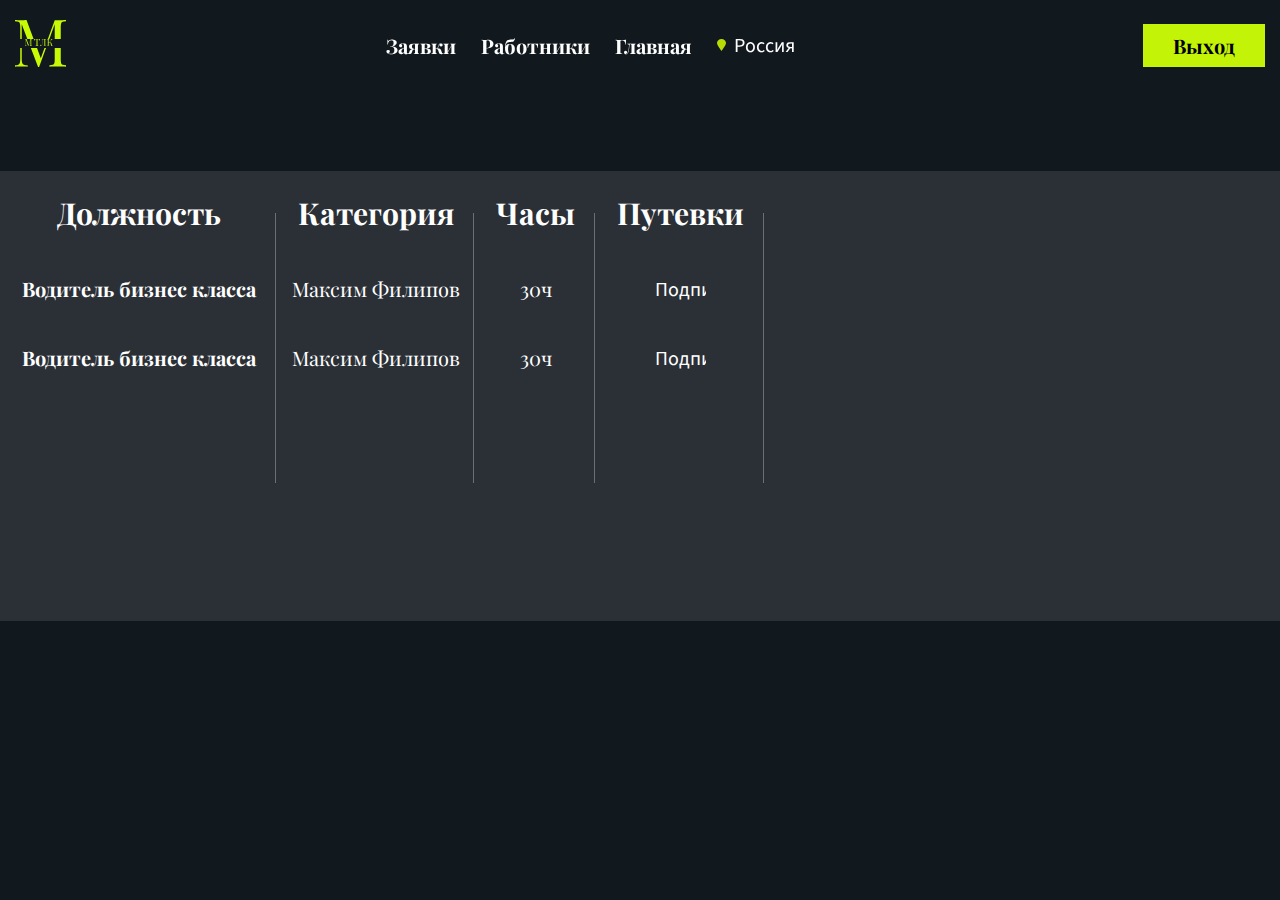
<file: user-employee.html>
<!DOCTYPE html>
<html lang="en">

<head>
    <meta charset="UTF-8">
    <meta name="viewport" content="width=device-width, initial-scale=1.0">
    <title>user-employee</title>
    <link href="https://cdn.jsdelivr.net/npm/bootstrap@5.3.2/dist/css/bootstrap.min.css" rel="stylesheet"
        integrity="sha384-T3c6CoIi6uLrA9TneNEoa7RxnatzjcDSCmG1MXxSR1GAsXEV/Dwwykc2MPK8M2HN" crossorigin="anonymous">
    <link rel="stylesheet" href="https://cdn.jsdelivr.net/npm/swiper@11/swiper-bundle.min.css" />
    <link href="https://unpkg.com/aos@2.3.1/dist/aos.css" rel="stylesheet">
    <link rel="preconnect" href="https://fonts.googleapis.com">
    <link rel="preconnect" href="https://fonts.gstatic.com" crossorigin>
    <link rel="preconnect" href="https://fonts.googleapis.com">
    <link rel="preconnect" href="https://fonts.gstatic.com" crossorigin>
    <link
        href="https://fonts.googleapis.com/css2?family=Inter:wght@300;400;700&family=Playfair+Display:wght@700&family=Pridi:wght@400;700&family=Source+Sans+3:wght@700&display=swap"
        rel="stylesheet">
    <link rel="stylesheet" href="src/styles/style.css">
    <link rel="stylesheet" href="src/styles/user.css">
</head>

<body>
    <header class="header">
        <div class="wrapper">
            <div class="header-content">
                <div class="logo" data-aos="fade-right">
                    <a href="#">
                        <img src="src/icon/logo-icon.svg" alt="">
                        <span class="logo-M">
                            <svg xmlns="http://www.w3.org/2000/svg" width="7" height="7" viewBox="0 0 7 7" fill="none">
                                <path
                                    d="M7 0V0.196353C6.79839 0.202898 6.64422 0.229079 6.53748 0.274895C6.43668 0.314166 6.36849 0.392707 6.33291 0.510519C6.29733 0.621786 6.27954 0.798503 6.27954 1.04067V5.91024C6.27954 6.14586 6.29733 6.32258 6.33291 6.44039C6.36849 6.5582 6.43668 6.63675 6.53748 6.67602C6.64422 6.71529 6.79839 6.74147 7 6.75456V6.95091C6.86362 6.93782 6.69166 6.93128 6.48412 6.93128C6.28251 6.92473 6.07793 6.92146 5.87039 6.92146C5.63913 6.92146 5.4227 6.92473 5.22109 6.93128C5.01948 6.93128 4.85642 6.93782 4.73189 6.95091V6.75456C4.9335 6.74147 5.08471 6.71529 5.18551 6.67602C5.29225 6.63675 5.3634 6.5582 5.39898 6.44039C5.43456 6.32258 5.45235 6.14586 5.45235 5.91024V0.510519L5.48793 0.539972L3.30877 7H3.16645L0.925032 0.628331V5.81206C0.925032 6.04769 0.942821 6.23422 0.978399 6.37167C1.01991 6.50257 1.09699 6.59748 1.20966 6.65638C1.32825 6.70874 1.50318 6.74147 1.73443 6.75456V6.95091C1.6277 6.93782 1.48835 6.93128 1.31639 6.93128C1.14443 6.92473 0.981364 6.92146 0.827192 6.92146C0.67895 6.92146 0.527742 6.92473 0.373571 6.93128C0.225328 6.93128 0.100805 6.93782 0 6.95091V6.75456C0.201609 6.74147 0.352817 6.70874 0.453621 6.65638C0.560356 6.59748 0.631512 6.50257 0.66709 6.37167C0.702668 6.23422 0.720457 6.04769 0.720457 5.81206V1.04067C0.720457 0.798503 0.702668 0.621786 0.66709 0.510519C0.631512 0.392707 0.560356 0.314166 0.453621 0.274895C0.352817 0.229079 0.201609 0.202898 0 0.196353V0C0.100805 0.00654503 0.225328 0.0130904 0.373571 0.0196355C0.527742 0.0261805 0.67895 0.0294528 0.827192 0.0294528C0.957645 0.0294528 1.09106 0.0261805 1.22745 0.0196355C1.36976 0.0130904 1.48835 0.00654503 1.58323 0L3.60229 5.87097L3.45108 5.94951L5.45235 0.0294528C5.52351 0.0294528 5.5917 0.0294528 5.65692 0.0294528C5.72808 0.0294528 5.79924 0.0294528 5.87039 0.0294528C6.07793 0.0294528 6.28251 0.0261805 6.48412 0.0196355C6.69166 0.0130904 6.86362 0.00654503 7 0Z"
                                    fill="#C8FA05" />
                            </svg>
                        </span>
                        <span class="logo-T">
                            <svg xmlns="http://www.w3.org/2000/svg" width="6" height="7" viewBox="0 0 6 7" fill="none">
                                <path
                                    d="M6 0C5.97158 0.250471 5.95027 0.494351 5.93606 0.731639C5.92895 0.962335 5.9254 1.1403 5.9254 1.26554C5.9254 1.42373 5.92895 1.57203 5.93606 1.71045C5.94316 1.84887 5.95027 1.97081 5.95737 2.07627H5.71226C5.66252 1.61488 5.59503 1.25235 5.50977 0.9887C5.42451 0.718455 5.27531 0.524011 5.06217 0.405367C4.84902 0.286723 4.51865 0.227401 4.07105 0.227401H3.49556V5.85311C3.49556 6.11676 3.52043 6.3145 3.57016 6.44633C3.627 6.57815 3.73357 6.66714 3.88988 6.71328C4.04618 6.75942 4.27353 6.78908 4.57194 6.80226V7C4.38721 6.98682 4.15275 6.98023 3.86856 6.98023C3.58437 6.97363 3.29663 6.97034 3.00533 6.97034C2.68561 6.97034 2.38366 6.97363 2.09947 6.98023C1.82238 6.98023 1.59858 6.98682 1.42806 7V6.80226C1.72647 6.78908 1.95382 6.75942 2.11013 6.71328C2.26643 6.66714 2.36945 6.57815 2.41918 6.44633C2.47602 6.3145 2.50444 6.11676 2.50444 5.85311V0.227401H1.92895C1.48846 0.227401 1.15808 0.286723 0.937834 0.405367C0.72469 0.524011 0.575488 0.718455 0.490231 0.9887C0.404973 1.25235 0.337478 1.61488 0.287745 2.07627H0.0426291C0.0568387 1.97081 0.0639436 1.84887 0.0639436 1.71045C0.0710484 1.57203 0.0746009 1.42373 0.0746009 1.26554C0.0746009 1.1403 0.0674959 0.962335 0.0532863 0.731639C0.0461815 0.494351 0.0284192 0.250471 0 0C0.298401 0.00659125 0.62167 0.0131829 0.969805 0.0197741C1.32505 0.0263654 1.68028 0.0296608 2.03552 0.0296608C2.39076 0.0296608 2.71403 0.0296608 3.00533 0.0296608C3.29663 0.0296608 3.61634 0.0296608 3.96448 0.0296608C4.31972 0.0296608 4.67496 0.0263654 5.0302 0.0197741C5.38544 0.0131829 5.7087 0.00659125 6 0Z"
                                    fill="#C8FA05" />
                            </svg>
                        </span>
                        <span class="logo-L">
                            <svg xmlns="http://www.w3.org/2000/svg" width="6" height="7" viewBox="0 0 6 7" fill="none">
                                <path
                                    d="M6 0V0.193906C5.79045 0.200369 5.6302 0.226224 5.51926 0.271468C5.41448 0.31025 5.34361 0.387812 5.30663 0.504155C5.26965 0.614035 5.25116 0.78855 5.25116 1.0277V5.83656C5.25116 6.06925 5.26965 6.24377 5.30663 6.36011C5.34361 6.47645 5.41448 6.55402 5.51926 6.5928C5.6302 6.63158 5.79045 6.65743 6 6.67036V6.86427C5.87057 6.85134 5.70108 6.84487 5.49153 6.84487C5.28197 6.83841 5.05701 6.83518 4.81664 6.83518C4.57011 6.83518 4.32049 6.83841 4.0678 6.84487C3.82126 6.84487 3.61787 6.85134 3.45763 6.86427V6.67036C3.71649 6.65743 3.91371 6.63158 4.04931 6.5928C4.1849 6.55402 4.27427 6.47645 4.31741 6.36011C4.36672 6.24377 4.39137 6.06925 4.39137 5.83656V1.0277C4.39137 0.78855 4.37288 0.610803 4.3359 0.49446C4.29892 0.378117 4.22496 0.300554 4.11402 0.261772C4.00924 0.216528 3.85208 0.193906 3.64253 0.193906H3.52234C3.30662 0.193906 3.14638 0.216528 3.0416 0.261772C2.94299 0.300554 2.87827 0.381348 2.84746 0.504155C2.81664 0.620499 2.79199 0.795014 2.7735 1.0277C2.74268 1.40905 2.71186 1.81948 2.68105 2.259C2.65639 2.69852 2.6225 3.14127 2.57935 3.58726C2.54237 4.03324 2.48382 4.45983 2.4037 4.86704C2.32357 5.27424 2.2188 5.63943 2.08937 5.9626C1.95994 6.27932 1.79353 6.53139 1.59014 6.71884C1.38675 6.90628 1.13713 7 0.841294 7C0.637904 7 0.446841 6.95152 0.268104 6.85457C0.0893679 6.75115 0 6.57987 0 6.34072C0 6.17267 0.0523872 6.04017 0.157164 5.94321C0.26194 5.8398 0.391371 5.78809 0.545455 5.78809C0.681048 5.78809 0.791987 5.82687 0.878274 5.90443C0.970724 5.98199 1.01695 6.08541 1.01695 6.21468C1.01695 6.35688 0.983051 6.47322 0.915254 6.56371C0.847457 6.64774 0.748844 6.72853 0.619414 6.80609C0.662557 6.81256 0.702619 6.81579 0.739599 6.81579C0.782742 6.81579 0.81664 6.81579 0.841294 6.81579C1.12481 6.81579 1.36209 6.70268 1.55316 6.47645C1.74422 6.25023 1.8983 5.94321 2.01541 5.5554C2.13867 5.16113 2.23421 4.71514 2.302 4.21745C2.3698 3.71976 2.42219 3.19945 2.45917 2.65651C2.49615 2.10711 2.53005 1.56417 2.56086 1.0277C2.57935 0.801477 2.57011 0.630194 2.53313 0.51385C2.50231 0.397507 2.42835 0.316713 2.31125 0.271468C2.20031 0.226224 2.0339 0.200369 1.81202 0.193906V0C1.94145 0.00646344 2.09553 0.0129273 2.27427 0.0193907C2.453 0.0258542 2.61633 0.0290857 2.76425 0.0290857C2.90601 0.0290857 3.0416 0.0258542 3.17103 0.0193907C3.30663 0.00646383 3.44222 0 3.57781 0C3.81202 0 4.02465 0.00646383 4.21572 0.0193907C4.40678 0.0258542 4.63482 0.0290857 4.89985 0.0290857C5.02311 0.0290857 5.15254 0.0290857 5.28813 0.0290857C5.42373 0.0226222 5.55316 0.0193907 5.67643 0.0193907C5.80586 0.0129273 5.91371 0.00646344 6 0Z"
                                    fill="#C8FA05" />
                            </svg>
                        </span>
                        <span class="logo-K">
                            <svg xmlns="http://www.w3.org/2000/svg" width="6" height="7" viewBox="0 0 6 7" fill="none">
                                <path
                                    d="M2.47573 0V0.193906C2.25566 0.200369 2.08738 0.226224 1.97087 0.271468C1.86084 0.31025 1.78641 0.387812 1.74757 0.504155C1.70874 0.614035 1.68932 0.78855 1.68932 1.0277V5.83656C1.68932 6.06925 1.70874 6.24377 1.74757 6.36011C1.78641 6.47645 1.86084 6.55402 1.97087 6.5928C2.08738 6.63158 2.25566 6.65743 2.47573 6.67036V6.86427C2.32686 6.85134 2.13916 6.84487 1.91262 6.84487C1.69256 6.83841 1.46926 6.83518 1.24272 6.83518C0.990291 6.83518 0.754045 6.83841 0.53398 6.84487C0.313916 6.84487 0.135922 6.85134 0 6.86427V6.67036C0.220065 6.65743 0.385113 6.63158 0.495145 6.5928C0.61165 6.55402 0.689319 6.47645 0.728153 6.36011C0.766988 6.24377 0.786408 6.06925 0.786408 5.83656V1.0277C0.786408 0.78855 0.766988 0.614035 0.728153 0.504155C0.689319 0.387812 0.61165 0.31025 0.495145 0.271468C0.385113 0.226224 0.220065 0.200369 0 0.193906V0C0.135922 0.00646344 0.313916 0.0129273 0.53398 0.0193907C0.754045 0.0258542 0.990291 0.0290857 1.24272 0.0290857C1.46926 0.0290857 1.69256 0.0258542 1.91262 0.0193907C2.13916 0.0129273 2.32686 0.00646344 2.47573 0ZM2.36893 3.21884C2.71197 3.21884 3.03236 3.25439 3.33009 3.32548C3.6343 3.39658 3.8932 3.53232 4.1068 3.73269C4.32039 3.93306 4.47249 4.23038 4.56311 4.62465L4.84466 5.84626C4.91586 6.14358 4.98058 6.35365 5.03884 6.47645C5.09709 6.5928 5.19741 6.64774 5.3398 6.64127C5.44984 6.63481 5.54045 6.59926 5.61165 6.53463C5.68932 6.46999 5.77023 6.38273 5.85437 6.27285L6 6.3795C5.87702 6.56048 5.7411 6.70914 5.59223 6.82548C5.44336 6.94183 5.23301 7 4.96116 7C4.73463 7 4.52751 6.93536 4.3398 6.80609C4.15857 6.67036 4.01942 6.38596 3.92233 5.95291L3.65048 4.75069C3.59223 4.47922 3.52427 4.24331 3.4466 4.04294C3.36893 3.84257 3.24595 3.68744 3.07767 3.57756C2.90938 3.46122 2.66019 3.40305 2.33009 3.40305H1.50485V3.21884H2.36893ZM1.68932 3.40305V3.21884C1.96116 3.21237 2.1877 3.15743 2.36893 3.05402C2.55663 2.94414 2.71197 2.81163 2.83495 2.65651L3.76699 1.47368C3.98058 1.20222 4.12621 0.972761 4.20388 0.785319C4.28155 0.597876 4.27832 0.455679 4.19417 0.358726C4.11003 0.255309 3.93204 0.200369 3.66019 0.193906V0C3.78317 0.00646344 3.90939 0.0129273 4.03884 0.0193907C4.16828 0.0193907 4.2945 0.0226222 4.41747 0.0290857C4.54692 0.0290857 4.66667 0.0290857 4.7767 0.0290857C4.94498 0.0290857 5.10032 0.0258542 5.24272 0.0193907C5.38511 0.0129273 5.50485 0.00646344 5.60194 0V0.193906C5.40129 0.21976 5.20712 0.287627 5.01942 0.397507C4.83171 0.500923 4.64401 0.668975 4.45631 0.901662L2.48544 3.40305H1.68932Z"
                                    fill="#C8FA05" />
                            </svg>
                        </span>
                    </a>
                </div>
                <nav class="nav" data-aos="fade-up">
                    <ol class="nav-bar">
                        <li class="nav-item">
                            <a href="#">Заявки</a>
                        </li>
                        <li class="nav-item">
                            <a href="#">Работники</a>
                        </li>
                        <li class="nav-item">
                            <a href="#">Главная</a>
                        </li>
                        <li class="nav-item">
                            <div class="nav-city-icon">
                                <svg xmlns="http://www.w3.org/2000/svg" width="9" height="12" viewBox="0 0 9 12"
                                    fill="none">
                                    <path
                                        d="M-2.54292e-07 4C-6.11631e-08 1.79086 2.01472 3.43001e-07 4.5 5.60272e-07C6.98528 7.77542e-07 9 1.79086 9 4C9 6.20914 4.5 12 4.5 12C4.5 12 -4.47421e-07 6.20914 -2.54292e-07 4Z"
                                        fill="#B6DC06" />
                                </svg>
                            </div>
                            <div class="select-city-wrapper">
                                <select class="city-select" name="nav-item-select">
                                    <option value="Казань">Россия</option>
                                    <option value="Казань">Казахстан</option>
                                    <option value="Казань">Грузия</option>
                                    <option value="Казань">Армения</option>
                                </select>
                            </div>
                        </li>
                    </ol>
                </nav>
                <div class="logo-button" data-aos="fade-left">
                    <button id="sign-btn" class="logo-btn">Выход</button>
                </div>
            </div>
    </header>
    <div class="main">
        <table class="table table-hover">
            <thead>
                <tr>
                    <th class="title-col" scope="col">Должность</th>
                    <th class="title-col" scope="col">Категория</th>
                    <th class="title-col" scope="col">Часы</th>
                    <th class="title-col" scope="col">Путевки</th>
                </tr>
            </thead>
            <tbody>
                <tr>
                    <th scope="row">Водитель бизнес класса</th>
                    <td>Максим Филипов</td>
                    <td>30ч</td>
                    <td>
                        <select name="changeSelect" id="change-select">
                            <option value="1">Подписана</option>
                            <option value="2">Обработка</option>
                        </select>
                    </td>
                </tr>
                <tr>
                    <th scope="row">Водитель бизнес класса</th>
                    <td>Максим Филипов</td>
                    <td>30ч</td>
                    <td>
                        <select name="changeSelect" id="change-select">
                            <option value="1">Подписана</option>
                            <option value="2">Обработка</option>
                        </select>
                    </td>
                </tr>
            </tbody>
        </table>
    </div>




    <script src="https://unpkg.com/aos@2.3.1/dist/aos.js"></script>
    <script src="https://cdn.jsdelivr.net/npm/bootstrap@5.3.2/dist/js/bootstrap.bundle.min.js"
        integrity="sha384-C6RzsynM9kWDrMNeT87bh95OGNyZPhcTNXj1NW7RuBCsyN/o0jlpcV8Qyq46cDfL"
        crossorigin="anonymous"></script>
    <script>
        AOS.init();
    </script>
</body>

</html>
</file>
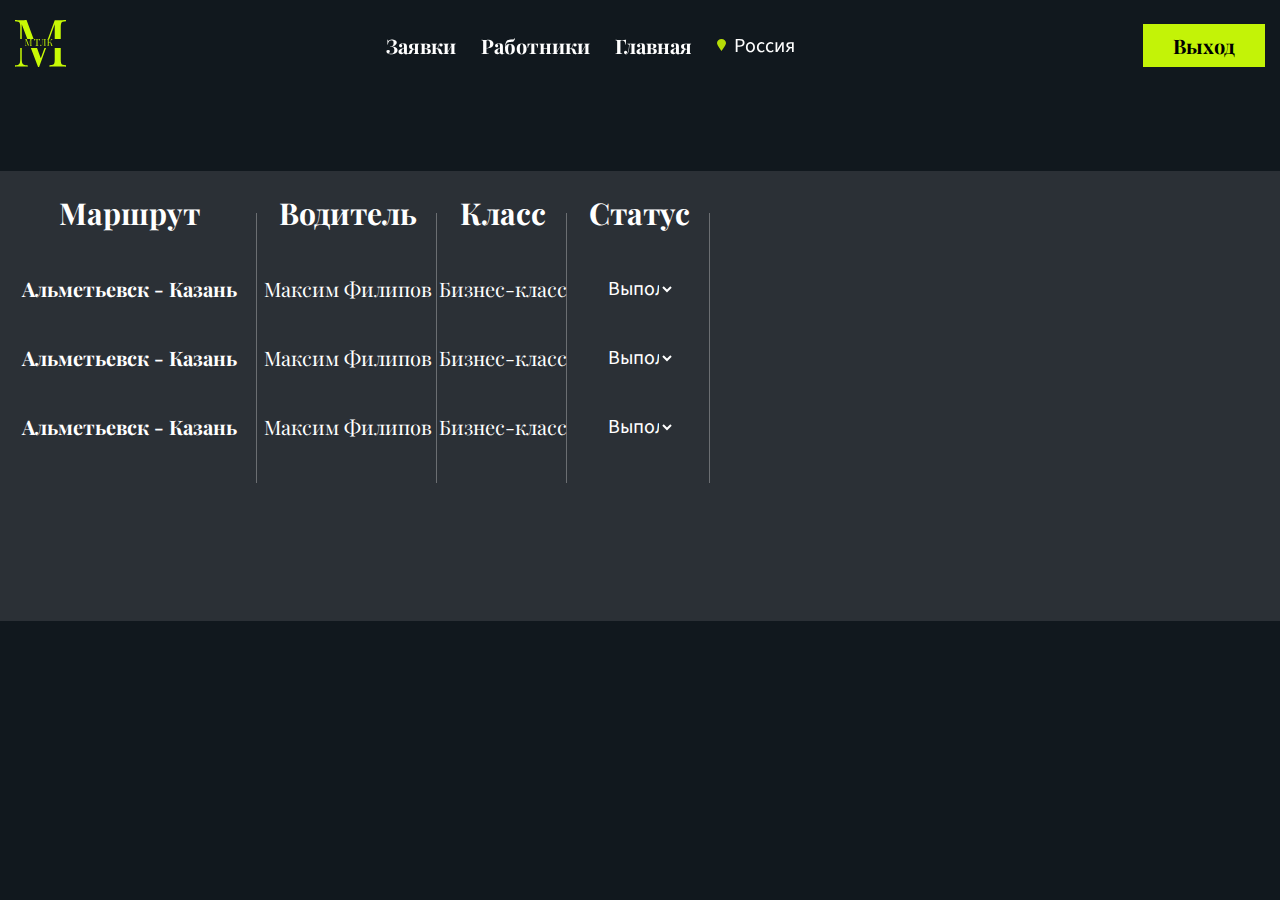
<file: user.html>
<!DOCTYPE html>
<html lang="en">

<head>
    <meta charset="UTF-8">
    <meta name="viewport" content="width=device-width, initial-scale=1.0">
    <title>user</title>
    <link href="https://cdn.jsdelivr.net/npm/bootstrap@5.3.2/dist/css/bootstrap.min.css" rel="stylesheet"
        integrity="sha384-T3c6CoIi6uLrA9TneNEoa7RxnatzjcDSCmG1MXxSR1GAsXEV/Dwwykc2MPK8M2HN" crossorigin="anonymous">
    <link rel="stylesheet" href="https://cdn.jsdelivr.net/npm/swiper@11/swiper-bundle.min.css" />
    <link href="https://unpkg.com/aos@2.3.1/dist/aos.css" rel="stylesheet">
    <link rel="preconnect" href="https://fonts.googleapis.com">
    <link rel="preconnect" href="https://fonts.gstatic.com" crossorigin>
    <link rel="preconnect" href="https://fonts.googleapis.com">
    <link rel="preconnect" href="https://fonts.gstatic.com" crossorigin>
    <link
        href="https://fonts.googleapis.com/css2?family=Inter:wght@300;400;700&family=Playfair+Display:wght@700&family=Pridi:wght@400;700&family=Source+Sans+3:wght@700&display=swap"
        rel="stylesheet">
    <link rel="stylesheet" href="src/styles/style.css">
    <link rel="stylesheet" href="src/styles/user.css">
</head>

<body>
    <header class="header">
        <div class="wrapper">
            <div class="header-content">
                <div class="logo" data-aos="fade-right">
                    <a href="#">
                        <img src="src/icon/logo-icon.svg" alt="">
                        <span class="logo-M">
                            <svg xmlns="http://www.w3.org/2000/svg" width="7" height="7" viewBox="0 0 7 7" fill="none">
                                <path
                                    d="M7 0V0.196353C6.79839 0.202898 6.64422 0.229079 6.53748 0.274895C6.43668 0.314166 6.36849 0.392707 6.33291 0.510519C6.29733 0.621786 6.27954 0.798503 6.27954 1.04067V5.91024C6.27954 6.14586 6.29733 6.32258 6.33291 6.44039C6.36849 6.5582 6.43668 6.63675 6.53748 6.67602C6.64422 6.71529 6.79839 6.74147 7 6.75456V6.95091C6.86362 6.93782 6.69166 6.93128 6.48412 6.93128C6.28251 6.92473 6.07793 6.92146 5.87039 6.92146C5.63913 6.92146 5.4227 6.92473 5.22109 6.93128C5.01948 6.93128 4.85642 6.93782 4.73189 6.95091V6.75456C4.9335 6.74147 5.08471 6.71529 5.18551 6.67602C5.29225 6.63675 5.3634 6.5582 5.39898 6.44039C5.43456 6.32258 5.45235 6.14586 5.45235 5.91024V0.510519L5.48793 0.539972L3.30877 7H3.16645L0.925032 0.628331V5.81206C0.925032 6.04769 0.942821 6.23422 0.978399 6.37167C1.01991 6.50257 1.09699 6.59748 1.20966 6.65638C1.32825 6.70874 1.50318 6.74147 1.73443 6.75456V6.95091C1.6277 6.93782 1.48835 6.93128 1.31639 6.93128C1.14443 6.92473 0.981364 6.92146 0.827192 6.92146C0.67895 6.92146 0.527742 6.92473 0.373571 6.93128C0.225328 6.93128 0.100805 6.93782 0 6.95091V6.75456C0.201609 6.74147 0.352817 6.70874 0.453621 6.65638C0.560356 6.59748 0.631512 6.50257 0.66709 6.37167C0.702668 6.23422 0.720457 6.04769 0.720457 5.81206V1.04067C0.720457 0.798503 0.702668 0.621786 0.66709 0.510519C0.631512 0.392707 0.560356 0.314166 0.453621 0.274895C0.352817 0.229079 0.201609 0.202898 0 0.196353V0C0.100805 0.00654503 0.225328 0.0130904 0.373571 0.0196355C0.527742 0.0261805 0.67895 0.0294528 0.827192 0.0294528C0.957645 0.0294528 1.09106 0.0261805 1.22745 0.0196355C1.36976 0.0130904 1.48835 0.00654503 1.58323 0L3.60229 5.87097L3.45108 5.94951L5.45235 0.0294528C5.52351 0.0294528 5.5917 0.0294528 5.65692 0.0294528C5.72808 0.0294528 5.79924 0.0294528 5.87039 0.0294528C6.07793 0.0294528 6.28251 0.0261805 6.48412 0.0196355C6.69166 0.0130904 6.86362 0.00654503 7 0Z"
                                    fill="#C8FA05" />
                            </svg>
                        </span>
                        <span class="logo-T">
                            <svg xmlns="http://www.w3.org/2000/svg" width="6" height="7" viewBox="0 0 6 7" fill="none">
                                <path
                                    d="M6 0C5.97158 0.250471 5.95027 0.494351 5.93606 0.731639C5.92895 0.962335 5.9254 1.1403 5.9254 1.26554C5.9254 1.42373 5.92895 1.57203 5.93606 1.71045C5.94316 1.84887 5.95027 1.97081 5.95737 2.07627H5.71226C5.66252 1.61488 5.59503 1.25235 5.50977 0.9887C5.42451 0.718455 5.27531 0.524011 5.06217 0.405367C4.84902 0.286723 4.51865 0.227401 4.07105 0.227401H3.49556V5.85311C3.49556 6.11676 3.52043 6.3145 3.57016 6.44633C3.627 6.57815 3.73357 6.66714 3.88988 6.71328C4.04618 6.75942 4.27353 6.78908 4.57194 6.80226V7C4.38721 6.98682 4.15275 6.98023 3.86856 6.98023C3.58437 6.97363 3.29663 6.97034 3.00533 6.97034C2.68561 6.97034 2.38366 6.97363 2.09947 6.98023C1.82238 6.98023 1.59858 6.98682 1.42806 7V6.80226C1.72647 6.78908 1.95382 6.75942 2.11013 6.71328C2.26643 6.66714 2.36945 6.57815 2.41918 6.44633C2.47602 6.3145 2.50444 6.11676 2.50444 5.85311V0.227401H1.92895C1.48846 0.227401 1.15808 0.286723 0.937834 0.405367C0.72469 0.524011 0.575488 0.718455 0.490231 0.9887C0.404973 1.25235 0.337478 1.61488 0.287745 2.07627H0.0426291C0.0568387 1.97081 0.0639436 1.84887 0.0639436 1.71045C0.0710484 1.57203 0.0746009 1.42373 0.0746009 1.26554C0.0746009 1.1403 0.0674959 0.962335 0.0532863 0.731639C0.0461815 0.494351 0.0284192 0.250471 0 0C0.298401 0.00659125 0.62167 0.0131829 0.969805 0.0197741C1.32505 0.0263654 1.68028 0.0296608 2.03552 0.0296608C2.39076 0.0296608 2.71403 0.0296608 3.00533 0.0296608C3.29663 0.0296608 3.61634 0.0296608 3.96448 0.0296608C4.31972 0.0296608 4.67496 0.0263654 5.0302 0.0197741C5.38544 0.0131829 5.7087 0.00659125 6 0Z"
                                    fill="#C8FA05" />
                            </svg>
                        </span>
                        <span class="logo-L">
                            <svg xmlns="http://www.w3.org/2000/svg" width="6" height="7" viewBox="0 0 6 7" fill="none">
                                <path
                                    d="M6 0V0.193906C5.79045 0.200369 5.6302 0.226224 5.51926 0.271468C5.41448 0.31025 5.34361 0.387812 5.30663 0.504155C5.26965 0.614035 5.25116 0.78855 5.25116 1.0277V5.83656C5.25116 6.06925 5.26965 6.24377 5.30663 6.36011C5.34361 6.47645 5.41448 6.55402 5.51926 6.5928C5.6302 6.63158 5.79045 6.65743 6 6.67036V6.86427C5.87057 6.85134 5.70108 6.84487 5.49153 6.84487C5.28197 6.83841 5.05701 6.83518 4.81664 6.83518C4.57011 6.83518 4.32049 6.83841 4.0678 6.84487C3.82126 6.84487 3.61787 6.85134 3.45763 6.86427V6.67036C3.71649 6.65743 3.91371 6.63158 4.04931 6.5928C4.1849 6.55402 4.27427 6.47645 4.31741 6.36011C4.36672 6.24377 4.39137 6.06925 4.39137 5.83656V1.0277C4.39137 0.78855 4.37288 0.610803 4.3359 0.49446C4.29892 0.378117 4.22496 0.300554 4.11402 0.261772C4.00924 0.216528 3.85208 0.193906 3.64253 0.193906H3.52234C3.30662 0.193906 3.14638 0.216528 3.0416 0.261772C2.94299 0.300554 2.87827 0.381348 2.84746 0.504155C2.81664 0.620499 2.79199 0.795014 2.7735 1.0277C2.74268 1.40905 2.71186 1.81948 2.68105 2.259C2.65639 2.69852 2.6225 3.14127 2.57935 3.58726C2.54237 4.03324 2.48382 4.45983 2.4037 4.86704C2.32357 5.27424 2.2188 5.63943 2.08937 5.9626C1.95994 6.27932 1.79353 6.53139 1.59014 6.71884C1.38675 6.90628 1.13713 7 0.841294 7C0.637904 7 0.446841 6.95152 0.268104 6.85457C0.0893679 6.75115 0 6.57987 0 6.34072C0 6.17267 0.0523872 6.04017 0.157164 5.94321C0.26194 5.8398 0.391371 5.78809 0.545455 5.78809C0.681048 5.78809 0.791987 5.82687 0.878274 5.90443C0.970724 5.98199 1.01695 6.08541 1.01695 6.21468C1.01695 6.35688 0.983051 6.47322 0.915254 6.56371C0.847457 6.64774 0.748844 6.72853 0.619414 6.80609C0.662557 6.81256 0.702619 6.81579 0.739599 6.81579C0.782742 6.81579 0.81664 6.81579 0.841294 6.81579C1.12481 6.81579 1.36209 6.70268 1.55316 6.47645C1.74422 6.25023 1.8983 5.94321 2.01541 5.5554C2.13867 5.16113 2.23421 4.71514 2.302 4.21745C2.3698 3.71976 2.42219 3.19945 2.45917 2.65651C2.49615 2.10711 2.53005 1.56417 2.56086 1.0277C2.57935 0.801477 2.57011 0.630194 2.53313 0.51385C2.50231 0.397507 2.42835 0.316713 2.31125 0.271468C2.20031 0.226224 2.0339 0.200369 1.81202 0.193906V0C1.94145 0.00646344 2.09553 0.0129273 2.27427 0.0193907C2.453 0.0258542 2.61633 0.0290857 2.76425 0.0290857C2.90601 0.0290857 3.0416 0.0258542 3.17103 0.0193907C3.30663 0.00646383 3.44222 0 3.57781 0C3.81202 0 4.02465 0.00646383 4.21572 0.0193907C4.40678 0.0258542 4.63482 0.0290857 4.89985 0.0290857C5.02311 0.0290857 5.15254 0.0290857 5.28813 0.0290857C5.42373 0.0226222 5.55316 0.0193907 5.67643 0.0193907C5.80586 0.0129273 5.91371 0.00646344 6 0Z"
                                    fill="#C8FA05" />
                            </svg>
                        </span>
                        <span class="logo-K">
                            <svg xmlns="http://www.w3.org/2000/svg" width="6" height="7" viewBox="0 0 6 7" fill="none">
                                <path
                                    d="M2.47573 0V0.193906C2.25566 0.200369 2.08738 0.226224 1.97087 0.271468C1.86084 0.31025 1.78641 0.387812 1.74757 0.504155C1.70874 0.614035 1.68932 0.78855 1.68932 1.0277V5.83656C1.68932 6.06925 1.70874 6.24377 1.74757 6.36011C1.78641 6.47645 1.86084 6.55402 1.97087 6.5928C2.08738 6.63158 2.25566 6.65743 2.47573 6.67036V6.86427C2.32686 6.85134 2.13916 6.84487 1.91262 6.84487C1.69256 6.83841 1.46926 6.83518 1.24272 6.83518C0.990291 6.83518 0.754045 6.83841 0.53398 6.84487C0.313916 6.84487 0.135922 6.85134 0 6.86427V6.67036C0.220065 6.65743 0.385113 6.63158 0.495145 6.5928C0.61165 6.55402 0.689319 6.47645 0.728153 6.36011C0.766988 6.24377 0.786408 6.06925 0.786408 5.83656V1.0277C0.786408 0.78855 0.766988 0.614035 0.728153 0.504155C0.689319 0.387812 0.61165 0.31025 0.495145 0.271468C0.385113 0.226224 0.220065 0.200369 0 0.193906V0C0.135922 0.00646344 0.313916 0.0129273 0.53398 0.0193907C0.754045 0.0258542 0.990291 0.0290857 1.24272 0.0290857C1.46926 0.0290857 1.69256 0.0258542 1.91262 0.0193907C2.13916 0.0129273 2.32686 0.00646344 2.47573 0ZM2.36893 3.21884C2.71197 3.21884 3.03236 3.25439 3.33009 3.32548C3.6343 3.39658 3.8932 3.53232 4.1068 3.73269C4.32039 3.93306 4.47249 4.23038 4.56311 4.62465L4.84466 5.84626C4.91586 6.14358 4.98058 6.35365 5.03884 6.47645C5.09709 6.5928 5.19741 6.64774 5.3398 6.64127C5.44984 6.63481 5.54045 6.59926 5.61165 6.53463C5.68932 6.46999 5.77023 6.38273 5.85437 6.27285L6 6.3795C5.87702 6.56048 5.7411 6.70914 5.59223 6.82548C5.44336 6.94183 5.23301 7 4.96116 7C4.73463 7 4.52751 6.93536 4.3398 6.80609C4.15857 6.67036 4.01942 6.38596 3.92233 5.95291L3.65048 4.75069C3.59223 4.47922 3.52427 4.24331 3.4466 4.04294C3.36893 3.84257 3.24595 3.68744 3.07767 3.57756C2.90938 3.46122 2.66019 3.40305 2.33009 3.40305H1.50485V3.21884H2.36893ZM1.68932 3.40305V3.21884C1.96116 3.21237 2.1877 3.15743 2.36893 3.05402C2.55663 2.94414 2.71197 2.81163 2.83495 2.65651L3.76699 1.47368C3.98058 1.20222 4.12621 0.972761 4.20388 0.785319C4.28155 0.597876 4.27832 0.455679 4.19417 0.358726C4.11003 0.255309 3.93204 0.200369 3.66019 0.193906V0C3.78317 0.00646344 3.90939 0.0129273 4.03884 0.0193907C4.16828 0.0193907 4.2945 0.0226222 4.41747 0.0290857C4.54692 0.0290857 4.66667 0.0290857 4.7767 0.0290857C4.94498 0.0290857 5.10032 0.0258542 5.24272 0.0193907C5.38511 0.0129273 5.50485 0.00646344 5.60194 0V0.193906C5.40129 0.21976 5.20712 0.287627 5.01942 0.397507C4.83171 0.500923 4.64401 0.668975 4.45631 0.901662L2.48544 3.40305H1.68932Z"
                                    fill="#C8FA05" />
                            </svg>
                        </span>
                    </a>
                </div>
                <nav class="nav" data-aos="fade-up">
                    <ol class="nav-bar">
                        <li class="nav-item">
                            <a href="#">Заявки</a>
                        </li>
                        <li class="nav-item">
                            <a href="#">Работники</a>
                        </li>
                        <li class="nav-item">
                            <a href="#">Главная</a>
                        </li>
                        <li class="nav-item">
                            <div class="nav-city-icon">
                                <svg xmlns="http://www.w3.org/2000/svg" width="9" height="12" viewBox="0 0 9 12"
                                    fill="none">
                                    <path
                                        d="M-2.54292e-07 4C-6.11631e-08 1.79086 2.01472 3.43001e-07 4.5 5.60272e-07C6.98528 7.77542e-07 9 1.79086 9 4C9 6.20914 4.5 12 4.5 12C4.5 12 -4.47421e-07 6.20914 -2.54292e-07 4Z"
                                        fill="#B6DC06" />
                                </svg>
                            </div>
                            <div class="select-city-wrapper">
                                <select class="city-select" name="nav-item-select">
                                    <option value="Казань">Россия</option>
                                    <option value="Казань">Казахстан</option>
                                    <option value="Казань">Грузия</option>
                                    <option value="Казань">Армения</option>
                                </select>
                            </div>
                        </li>
                    </ol>
                </nav>
                <div class="logo-button" data-aos="fade-left">
                    <button id="sign-btn" class="logo-btn">Выход</button>
                </div>
            </div>
    </header>
    <div class="main">
        <table class="table table-hover">
            <thead>
                <tr>
                    <th class="title-col" scope="col">Маршрут</th>
                    <th class="title-col" scope="col">Водитель</th>
                    <th class="title-col" scope="col">Класс</th>
                    <th class="title-col" scope="col">Статус</th>
                </tr>
            </thead>
            <tbody>
                <tr>
                    <th scope="row">Альметьевск - Казань</th>
                    <td>Максим Филипов</td>
                    <td>Бизнес-класс</td>
                    <td>
                        <select name="statusSelect" id="status-select">
                            <option value="1">Выполняется</option>
                            <option value="2">Выполнена</option>
                            <option value="3">Принята</option>
                        </select>
                    </td>
                </tr>
                <tr>
                    <th scope="row">Альметьевск - Казань</th>
                    <td>Максим Филипов</td>
                    <td>Бизнес-класс</td>
                    <td>
                        <select name="statusSelect" id="status-select">
                            <option value="1">Выполняется</option>
                            <option value="2">Выполнена</option>
                            <option value="3">Принята</option>
                        </select>
                    </td>
                </tr>
                <tr>
                    <th scope="row">Альметьевск - Казань</th>
                    <td>Максим Филипов</td>
                    <td>Бизнес-класс</td>
                    <td>
                        <select name="statusSelect" id="status-select">
                            <option value="1">Выполняется</option>
                            <option value="2">Выполнена</option>
                            <option value="3">Принята</option>
                        </select>
                    </td>
                </tr>
            </tbody>
        </table>
    </div>




    <script src="https://unpkg.com/aos@2.3.1/dist/aos.js"></script>
    <script src="https://cdn.jsdelivr.net/npm/bootstrap@5.3.2/dist/js/bootstrap.bundle.min.js"
        integrity="sha384-C6RzsynM9kWDrMNeT87bh95OGNyZPhcTNXj1NW7RuBCsyN/o0jlpcV8Qyq46cDfL"
        crossorigin="anonymous"></script>
    <script>
        AOS.init();
    </script>
</body>

</html>
</file>
<file: src/styles/style.css>
html {
    scroll-behavior: smooth;
    overflow-x: hidden;
}

html.lock {
    overflow: hidden;
}


* {
    padding: 0;
    margin: 0;
    box-sizing: border-box;
    transition: all .3s;
}

body {
    background: #11181E;
    padding: 0;
    margin: 0;
    min-width: 270px;
    overflow-x: hidden;
}

textarea {
    color: #FFF;
    padding: 5px;
    background: transparent;
    width: 100%;
    font-size: 25px;
    height: 200px;
    border-radius: 5px;
    border: 1px solid #2B3036;
}

input {
    color: #FFF;
    background: transparent;
    border-radius: 5px;
    border: 1px solid #2B3036;
    padding: 5px;
    font-size: 25px;

}

::placeholder {
    color: #FFF;
    font-family: 'Pridi', serif;
    font-size: 20px;
    font-style: normal;
    font-weight: 400;
    line-height: normal;
}

a,
li,
ul,
ol,
button {
    padding: 0;
    margin: 0;
    list-style: none;
    text-decoration: none;
}

a {
    color: #FFF;
    font-family: 'Playfair Display', serif;
    font-size: 12px;
    font-style: normal;
    font-weight: 700;
    line-height: normal;
}

img {
    max-width: 100%;
    object-fit: cover;
}

button {
    border: none;
    cursor: pointer;
    color: #000;
    font-family: 'Playfair Display', serif;
    font-size: 20px;
    font-style: normal;
    font-weight: 700;
    line-height: normal;
    background: #C3F307;
}


button:hover {
    transform: scale(1.05);
}

button:active {
    transform: scale(0.9);
}

#green-txt {
    color: #C8FA05;
}


.wrapper {
    max-width: 1400px;
    margin: 0 auto;
    padding: 0 15px;
}


/*-----------------------------header-----------------------------*/

.header {
    margin-bottom: 100px;
}


.logo {
    position: relative;
}


.logo img {
    width: 51px;
    height: 47px
}

.logo-btn {
    padding: 8px 30px;
}

.logo-M {
    position: absolute;
    top: 25%;
    left: 20%;
}

.logo-T {
    position: absolute;
    top: 25%;
    left: 37%;
}

.logo-L {
    position: absolute;
    top: 25%;
    left: 49%;
}

.logo-K {
    position: absolute;
    top: 25%;
    right: 25%;
}


#city {
    color: #FFF;
    font-family: 'Source Sans 3', sans-serif;
    font-size: 20px;
    font-style: normal;
    font-weight: 700;
    line-height: normal;
    height: 27px;
}

.header-content {
    padding-top: 20px;
    display: flex;
    align-items: center;
    justify-content: space-between;
}

.nav-bar {
    display: flex;
    align-items: center;
    gap: 25px;
}

.nav-bar li a {
    color: #FFF;
    font-family: 'Playfair Display', serif;
    font-size: 20px;
    font-style: normal;
    font-weight: 700;
    line-height: normal;
}

.nav-item:hover {
    transform: translateY(-5px);
    color: #C8FA05;
}

.nav-item:last-child {
    display: flex;
    align-items: center;
    gap: 8px;
}

.nav-item a:hover {
    color: #C8FA05;
}

.nav-item #city:hover {
    color: #C8FA05;
}


.city-select {
    cursor: pointer;
    background: #11181E;
    border: none;
    appearance: none;
    color: #FFF;
    font-family: 'Source Sans 3';
    font-size: 20px;
    font-style: normal;
    font-weight: 400;
    line-height: normal;
}

.city-select option {
    padding: 30px;
}


/*-----------------------------modal-Reg-----------------------------*/


.modalReg {
    font-family: Inter;
    position: fixed;
    left: 0;
    display: flex;
    align-items: center;
    justify-content: center;
    top: 0;
    width: 100%;
    height: 100%;
    z-index: 10;
    background-color: rgba(0, 0, 0, .3);
    opacity: 1;
    overflow-y: auto;
    visibility: hidden;
    opacity: 0;
    transition: opacity .3s, visibility .3s;
}


.input-login-btn-modal:hover {
    transform: scale(1.05);
}

.input-login-btn-modal:active {
    transform: scale(1);
}


.modalReg-content {
    position: relative;
    width: 560px;
    min-height: 610px;
    padding: 45px;
    padding: 50px;
    z-index: 1;
    border-radius: 10px;
    background: #11181E;
    transform: scale(0);
}

.modalReg.open {
    visibility: visible;
    opacity: 1;
}

.modalReg.open .modalReg-content {
    transform: scale(1);
}

.modal-btn {
    position: absolute;
    right: 20px;
    top: 20px;
    background: transparent;
}

.modal-title {
    display: flex;
    align-items: center;
    justify-content: center;
    gap: 25px;
    margin-bottom: 50px;
}

.modal-title-signIn {
    position: relative;
}

.modal-title-signIn::after {
    content: "";
    position: absolute;
    top: 5px;
    right: -11px;
    width: 2px;
    height: 34px;
    background: #C3F307;
}

.modal-title-signIn button,
.modal-title-signUp button {
    background: transparent;
    color: #FFF;
    text-align: center;
    font-family: Inter;
    font-size: 30px;
    font-style: normal;
    font-weight: 400;
    line-height: 146.023%;
}

.modal-form {
    display: flex;
    flex-direction: column;
    gap: 30px;
}

.input-email-modal input,
.input-password-modal input {
    border: 1px solid #C3F307;
    height: 62px;
    width: 100%;
}

.modal-form-input {
    margin-bottom: 50px;
}

.input-email-modal input::placeholder,
.input-password-modal input::placeholder {
    color: #A0A0A0;
    font-family: Inter;
    font-size: 20px;
    font-style: normal;
    font-weight: 300;
    line-height: normal;
}


.checkbox-modal {
    display: flex;
    align-items: center;
    justify-content: space-between;
}

.checkboxSelf {
    display: flex;
    align-items: center;
    gap: 5px;
}



.modal-passwrod a,
.checkbox-modal-txt {
    color: #FFF;
    font-family: Inter;
    font-size: 22px;
    font-style: normal;
    font-weight: 300;
    line-height: 146.023%;
}

.custom-checkbox {
    position: relative;
    width: 23px;
    height: 23px;
    border-radius: 7.116px;
    border: 2px solid #FFF;
    background: transparent;
}

.custom-checkbox::before {
    content: "";
}

.custom-checkbox::after {
    content: "";
    display: inline-block;
    width: 23px;
    height: 23px;
    background: url(../icon/check-mark.svg);
    background-size: contain;
    background-repeat: no-repeat;
    position: absolute;
    left: 50%;
    top: 50%;
    transform: translate(-50%, -50%) scale(0);
}

.checkboxModal {
    opacity: 0;
    position: absolute;
    z-index: 5;
    width: 23px;
    height: 23px;
}

.checkboxModal:checked+.custom-checkbox::after {
    transform: translate(-50%, -50%) scale(1);

}


.modal-passwrod:hover {
    transform: translateY(-5px);
}


.tab-content {
    display: none;
}

.tab_btn.active {
    padding-bottom: 5px;
    border-bottom: 2px solid #C8FA05;
}

.tab-content.active {
    display: block;
}

.input-Reg-btn-modal,
.input-login-btn-modal {
    cursor: pointer;
    color: #000;
    font-family: Inter;
    font-size: 25px;
    font-style: normal;
    font-weight: 700;
    line-height: normal;
    border-radius: 20px;
    padding: 27px 20px 27px 10px;
    background-color: #C8FA05;
    border: 1px solid #FFF;
    max-width: 40%;
    align-self: center;
}


.input-login-btn-modal {
    position: absolute;
    padding: 20px 27px;
    bottom: 15%;
}

.input-Reg-btn-modal:hover {
    transform: scale(1.05);
}

.input-Reg-btn-modal:active {
    transform: scale(1);
}


.modal-Reg-form {
    display: flex;
    flex-direction: column;
    gap: 30px;
}

.modal-Reg-form div input {
    border: 1px solid #C3F307;
    height: 62px;
    width: 100%;
}

.modal-Reg-form div input::placeholder {
    color: #A0A0A0;
    font-family: Inter;
    font-size: 20px;
    font-style: normal;
    font-weight: 300;
    line-height: normal;
}


/*-----------------------------hero-----------------------------*/

.hero {
    position: relative;
    margin-bottom: 80px;
}

.hero-content {
    display: flex;
    align-items: center;

}

.hero-title {
    width: 70%;
}

.hero-btn {
    border-radius: 10px;
    padding: 15px 25px;
}

.hero-main-txt {
    flex: 1 0 50%;
    color: #FFF;
    font-family: 'Source Sans 3', sans-serif;
    font-size: 50px;
    font-style: normal;
    font-weight: 700;
    line-height: normal;
}


.hero-button {
    display: flex;
    gap: 30px;
}

.order-btn {
    background: #2B3036;
    color: #FFF;
    font-family: Pridi;
    font-size: 20px;
    font-style: normal;
    font-weight: 700;
    line-height: normal;
    padding-inline: 42px;
}


/*-----------------------------order-modal-----------------------------*/


.order-modal {
    font-family: 'Source Sans 3';
    position: fixed;
    left: 0;
    display: flex;
    align-items: center;
    justify-content: center;
    top: 0;
    width: 100%;
    height: 100%;
    z-index: 10;
    background-color: rgba(0, 0, 0, .3);
    opacity: 1;
    overflow-y: auto;
    visibility: hidden;
    opacity: 0;
    transition: opacity .3s, visibility .3s;
}

.order-modal-content {
    position: relative;
    width: 700px;
    min-height: 573px;
    padding: 35px 55px;
    z-index: 1;
    border-radius: 10px;
    background: #11181E;
    transform: scale(0);
}


.order-modal.open {
    visibility: visible;
    opacity: 1;
}

.order-modal.open .order-modal-content {
    transform: scale(1);
}


.order-title {
    margin-bottom: 50px;
    display: flex;
    color: #FFF;
    align-items: center;
    gap: 20px;
    font-size: 24px;
    font-style: normal;
    font-weight: 400;
    line-height: normal;
}

.order-title-desc {
    color: #656565;
    font-size: 12px;
    font-style: normal;
    font-weight: 400;
    line-height: normal;
}

.input-order-title {
    color: #FFF;
    font-size: 14px;
    font-style: normal;
    font-weight: 400;
    line-height: normal;
}


.modal-order-form {
    display: grid;
    grid-template-columns: repeat(12, 1fr);
    column-gap: 20px;
    row-gap: 20px;

}

.input-order {
    display: flex;
    flex-direction: column;
    gap: 10px;
    grid-column: span 6;
}

.input-order input {
    width: 100%;
    height: 50px;
    border-radius: 10px;
    border: 1px solid #C8FA05;
    background: #2B3036;
}




.input-order input::placeholder {
    color: #A0A0A0;
    font-family: Inter;
    font-size: 15px;
    font-style: normal;
    font-weight: 400;
    line-height: normal;
}

.modal_btn {
    position: absolute;
    width: 90%;
    cursor: pointer;
    bottom: 80px;
    padding: 20px 0px;
    border-radius: 50px;
    left: 40px;
    color: #000;
    font-family: Inter;
    font-size: 20px;
    font-style: normal;
    font-weight: 700;
    line-height: normal;
    background: #C8FA05;
}

.modal_btn:hover {
    transform: scale(1.05);
}

.modal_btn:active {
    transform: scale(1);
}


.classAuto-order,
.location-order,
.price-classAuto-price,
.price-regular,
.where-price {
    padding: 12px 15px;
    border-radius: 10px;
    border: 1px solid #C8FA05;
    appearance: none;
    background: #2B3036;
    color: #7D7D7D;
    font-family: Pridi;
    font-size: 15px;
    font-style: normal;
    font-weight: 400;
    line-height: normal;
    width: 100%;
}




.select-location-wrapper,
.select-classAuto-wrapper {
    position: relative;
}

.select-location-wrapper::after,
.select-classAuto-wrapper::after {
    content: "";
    pointer-events: none;
    position: absolute;
    right: 10%;
    top: 40%;
    width: 25px;
    height: 15px;
    background: url(../icon/selectArrow.svg);
    background-repeat: no-repeat;
    background-size: contain;
}

.data-agreement {
    width: 90%;
    position: absolute;
    bottom: 30px;
    color: rgba(255, 255, 255, 0.30);
    font-family: Inter;
    font-size: 12px;
    font-style: normal;
    font-weight: 400;
    line-height: normal;
}

/*-----------------------------price-modal-----------------------------*/

.price-modal {
    font-family: 'Source Sans 3';
    position: fixed;
    left: 0;
    display: flex;
    align-items: center;
    justify-content: center;
    top: 0;
    width: 100%;
    height: 100%;
    z-index: 10;
    background-color: rgba(0, 0, 0, .3);
    opacity: 1;
    overflow-y: auto;
    visibility: hidden;
    opacity: 0;
    transition: opacity .3s, visibility .3s;
}

.price-modal-content {
    position: relative;
    width: 700px;
    min-height: 573px;
    padding: 35px 55px;
    z-index: 1;
    border-radius: 10px;
    background: #11181E;
    transform: scale(0);
}


.price-modal.open {
    visibility: visible;
    opacity: 1;
}

.price-modal.open .price-modal-content {
    transform: scale(1);
}


.modal-price-form {
    display: grid;
    grid-template-columns: repeat(12, 1fr);
    column-gap: 20px;
    row-gap: 20px;

}


.price-modal-title {
    margin-bottom: 50px;
    display: flex;
    color: #FFF;
    align-items: center;
    gap: 20px;
    font-size: 24px;
    font-style: normal;
    font-weight: 400;
    line-height: normal;
}

.classAuto-order,
.location-order {
    padding: 12px 15px;
    border-radius: 10px;
    border: 1px solid #C8FA05;
    appearance: none;
    background: #2B3036;
    color: #7D7D7D;
    font-family: Pridi;
    font-size: 15px;
    font-style: normal;
    font-weight: 400;
    line-height: normal;
    width: 100%;
}


.select-price-classAuto-wrapper,
.select-price-regular-wrapper,
.select-where-wrapper,
.select-location-wrapper,
.select-classAuto-wrapper {
    position: relative;
    display: flex;
}

.select-price-classAuto-wrapper::after,
.select-price-regular-wrapper::after,
.select-where-wrapper::after {
    content: "";
    pointer-events: none;
    position: absolute;
    right: 10%;
    top: 40%;
    width: 25px;
    height: 15px;
    background: url(../icon/selectArrow.svg);
    background-repeat: no-repeat;
    background-size: contain;
}

/*-----------------------------statistics-----------------------------*/


.statistics {
    margin-bottom: 80px;
}

.statistics-list {
    display: grid;
    grid-template-columns: repeat(12, 1fr);
    gap: 23px;
}


.statistics-item {
    color: #FFF;
    font-family: 'Playfair Display', serif;
    font-size: 25px;
    font-style: normal;
    font-weight: 700;
    line-height: normal;
    display: inline;
    padding: 15px 30px;
    border-radius: 10px;
    background: #2B3036;
    text-align: center;
    grid-column: span 3;
}


/*-----------------------------car-park-----------------------------*/


.car-park {
    margin-bottom: 40px;
}

.car-park-content {

    position: relative;
}

.car-park-content::after {
    content: "";
    position: absolute;
    width: 35px;
    height: 35px;
    right: 30px;
    top: 35px;
    z-index: 2;
    background-repeat: no-repeat;
    background: url(../icon/car-park-icon.png);
}

.car-park-content::before {
    content: "";
    position: absolute;
    width: 100px;
    height: 100px;
    border-radius: 100%;
    background: #C3F307;
    right: 0;
    top: 0;
}

.container-title {
    text-align: center;
    color: #C3F307;
    text-align: center;
    font-family: 'Pridi', serif;
    font-size: 50px;
    font-style: normal;
    font-weight: 700;
    line-height: normal;
    margin-bottom: 50px;
}

.cars-list {
    display: grid;
    grid-template-columns: repeat(2, 1fr);
    row-gap: 20px;
    column-gap: 40px;
}



.car-item {
    padding: 30px 12px 20px 20px;
    display: flex;
    align-items: center;
    background: #2B3036;
    gap: 10px;
}

.car-item:nth-child(-n + 4) {
    grid-column: span 1;
}

.car-item:last-child {
    grid-column: span 2;
}

.car-item:last-child {
    gap: 30px;
}

.car-txt {
    flex: 0 0 70%;
}

.car-txt-title a {
    color: #FFF;
    font-family: 'Pridi', serif;
    font-size: 25px;
    font-style: normal;
    font-weight: 700;
    line-height: normal;
}

.car-txt-title a:hover {
    color: #C3F307;
}

.car-txt-desc {
    color: #FFF;
    font-family: 'Pridi', serif;
    font-size: 20px;
    font-style: normal;
    font-weight: 400;
    line-height: normal;
}

.car-img {
    position: relative;
    z-index: 2;
}

.car-img::after {
    content: "";
    position: absolute;
    width: 50px;
    height: 40px;
    z-index: -1;
    top: -15%;
    left: 20%;
    background: #C3F307;
    border-radius: 100%;
}


.car-item:last-child>.car-img::after {
    content: none;
}


/*-----------------------------passenger-vehicles-----------------------------*/


.passenger-vehicles {
    margin-bottom: 100px;
}


.passenger-vehicles-txt {
    flex: 0 0 70%;
}


.passenger-vehicles-park {
    margin-bottom: 40px;
}

.passenger-vehicles-list {
    display: grid;
    grid-template-columns: repeat(2, 1fr);
    row-gap: 20px;
    column-gap: 40px;
}



.passenger-vehicles-item {
    padding: 30px 12px 20px 20px;
    display: flex;
    align-items: center;
    background: #2B3036;
    gap: 10px;
}

.passenger-vehicles-item:nth-child(-n + 4) {
    grid-column: span 1;
}

.passenger-vehicles-item:last-child {
    grid-column: span 2;
}

.passenger-vehicles-txt-title a {
    color: #FFF;
    font-family: 'Pridi', serif;
    font-size: 25px;
    font-style: normal;
    font-weight: 700;
    line-height: normal;
}

.passenger-vehicles-txt-title a:hover {
    color: #C3F307;
}

.passenger-vehicles-txt-desc {
    color: #FFF;
    font-family: 'Pridi', serif;
    font-size: 20px;
    font-style: normal;
    font-weight: 400;
    line-height: normal;
}

.passenger-vehicles-img {
    position: relative;
    z-index: 2;
}

.passenger-vehicles-img::after {
    content: "";
    position: absolute;
    width: 50px;
    height: 40px;
    z-index: -1;
    top: -20%;
    left: 20%;
    background: #C3F307;
    border-radius: 100%;
}

.passenger-vehicles-item:last-child {
    gap: 30px;
}

.passenger-vehicles-item:last-child>.passenger-vehicles-img::after {
    content: none;
}

/*-----------------review-----------------------*/


.review {
    margin-bottom: 100px;
}

.review-img img {
    width: 100px;
    border-radius: 80%;
    height: 100px;
}

.reviewSlide {
    position: relative;
    background-color: #2B3036;
    padding: 20px 50px;
    border-radius: 20px;
}

.swiper-button-next,
.swiper-button-prev {
    color: #C3F307;
}

.reviewSlide::after {
    content: "";
    position: absolute;
    right: 30px;
    top: 30px;
    background: url(../icon/quotes.svg);
    background-repeat: no-repeat;
    background-size: cover;
    width: 100px;
    height: 70px;
}


.review-header {
    display: flex;
    align-items: center;
    gap: 20px;
    margin-bottom: 20px;
}

.review-name {
    color: #C8FA05;
    font-size: 25px;
    font-weight: 700px;
    font-family: Pridi;
}

.swiper-wrapper {
    gap: 25px;
}

.review-txt {
    color: #FFF;
    font-size: 25px;
    width: 80%;
    margin-bottom: 20px;
}


/*-----------------------------about-----------------------------*/

.about {
    margin-bottom: 100px;
}

.about-title {
    color: #FFF;
    font-family: 'Pridi', serif;
    font-size: 50px;
    font-style: normal;
    font-weight: 700;
    line-height: normal;
    margin-bottom: 50px;
}

.about-item-txt-title {
    color: #FFF;
    font-family: 'Pridi', serif;
    font-size: 20px;
    font-style: normal;
    font-weight: 700;
    line-height: normal;
    margin-bottom: 10px;

}

.about-item-txt-title-desc {
    color: #FFF;
    font-family: 'Pridi', serif;
    font-size: 15px;
    font-style: normal;
    font-weight: 400;
    line-height: normal;
}

.about-list {
    display: grid;
    gap: 20px;
    grid-template-columns: repeat(12, 1fr);
}

.about-item {
    grid-column: span 3;
    background: #2B3036;
    padding: 10px 6px;
}

.about-item:first-child {
    border-top-left-radius: 20px;
    border-bottom-left-radius: 20px;
}

.about-item-img {
    text-align: center;
    margin-bottom: 20px;
}

.about-item:last-child {
    border-top-right-radius: 20px;
    border-bottom-right-radius: 20px;
}



/*-----------------------------promo-----------------------------*/


.promo {
    margin-bottom: 90px;
}

.promo-content {
    border-radius: 20px;
    background: #2B3036;
    display: flex;
    align-items: center;
    padding: 15px 40px;
    justify-content: space-between;
}


.promo-rent {
    flex: 1 1 30%;
}

.promo-payment {
    flex: 1 1 30%;
}

.promo-img {
    flex: 1 1 40%;
}

.promo-rent,
.promo-payment {
    position: relative;
    color: #FFF;
    font-family: 'Pridi', serif;
    font-size: 30px;
    font-style: normal;
    font-weight: 400;
    line-height: normal;
}


.promo-img {
    text-align: center;
}



.promo-payment {
    text-align: start;
}

.promo-rent-icon,
.promo-payment-icon {
    display: inline;
    border-radius: 100%;
    padding: 12px 10px 0px 10px;
    background-color: #D9D9D9;
}


.promo-rent span,
.promo-payment span {
    color: #FFF;
    font-family: Pridi;
    font-size: 30px;
    font-style: normal;
    font-weight: 700;
    line-height: normal;
}



.promo-rent {
    display: inline;
}





/*-----------------------------feedback-----------------------------*/


.feedback {
    margin-bottom: 100px;
}

.feedback-content {
    display: flex;
    justify-content: space-between;
    align-items: center;
}


.feedback-img {
    flex: 1 1 60%;
}

.feedback-title {
    width: 50%;
    color: #FFF;
    font-family: 'Pridi', serif;
    font-size: 40px;
    font-style: normal;
    font-weight: 700;
    line-height: normal;
    margin-bottom: 10px;
}

.input-name,
.input-email,
.input-tel {
    margin-bottom: 10px;
}


.input-name input,
.input-email input,
.input-tel input {
    width: 100%;
    height: 70px;
}

.input-text {
    margin-bottom: 10px;
}

.input-text textarea {
    resize: none;
}

.input-submit input {
    cursor: pointer;
    padding: 15px 25px;
    background: #C3F307 !important;
    color: #000;
}



/*-----------------------------footer-----------------------------*/


.footer {
    margin-bottom: 100px;
    transition: all 0000.1s;
}


.foooter-contacts-title {
    font-size: 24px;
    margin-bottom: 20px;
}


.foooter-contacts {
    color: #FFF;
    display: flex;
    flex-direction: column;
    align-items: center;
    justify-content: center;
    text-align: center;
    font-family: Inter;
    font-size: 24px;
    font-style: normal;
    font-weight: 500;
    line-height: 111.523%;
}


.footer-map {
    width: 100%;
    height: 600px;
}


.foooter-contacts-address {
    margin-bottom: 20px;
}

.foooter-contacts-tel a{
    color: #C8FA05;
    font-family: Inter;
    font-size: 20px;
    font-style: normal;
    font-weight: 700;
    line-height: 111.523%;
}


.foooter-contacts-tel {
    
    margin-bottom: 35px;
}


.foooter-contacts-address  {
    font-size: 20px;
    width: 350px;
}




@media (max-width: 1024px) {
    .cars-list {
        grid-template-columns: repeat(1, 1fr);
    }

    .car-item:nth-child(-n + 4) {
        grid-column: span 2;
    }

    .passenger-vehicles-list {
        grid-template-columns: repeat(1, 1fr);
    }

    .passenger-vehicles-item:nth-child(-n + 4) {
        grid-column: span 2;
    }

    .passenger-vehicles-img::after {
        top: -10%;
    }

    .feedback-img {
        display: none;
    }
}

@media (max-width: 900px) {

    .hero-title {
        width: 100%;
    }

    .promo-img {
        display: none;
    }

    .promo-content {
        flex-direction: column;
        align-items: flex-start;
        padding: 10px 20px;
        gap: 25px;
    }

    .hero-img {
        display: none;
    }

    .promo-rent {
        padding-bottom: 25px;
        border-bottom: 1px solid #11181E;
    }

    .promo-rent-icon,
    .promo-payment-icon {
        display: none;
    }

    .statistics-item {
        grid-column: span 6;
    }
}


@media (max-width: 700px) {
    .hero-main-txt {
        font-size: 30px;

    }

    .hero-title {
        margin-bottom: 20px;
    }

    .car-park-content::after,
    .car-park-content::before {
        content: none;
    }

    .about-list {
        gap: 15px;
    }

    .about-item {
        padding: 5px 10px;
        grid-column: span 6;
    }

    .about-item:first-child {
        border-bottom-left-radius: 0px;
    }

    .about-item:nth-child(2) {
        border-top-right-radius: 20px;
    }

    .about-item:nth-child(3) {
        border-bottom-left-radius: 20px;
    }

    .about-item:last-child {
        border-top-right-radius: 0px;
    }

    .nav-bar {
        display: none;
    }
}


@media (max-width:450px) {

    .hero {
        margin-bottom: 40px;
    }

    .statistics-item {
        grid-column: span 12;
    }

    .statistics {
        margin-bottom: 40px;
    }

    .container-title {
        font-size: 30px;
        margin-bottom: 25px;
    }

    .car-txt-title a,
    .passenger-vehicles-txt-title a {
        font-size: 15px;
    }

    .car-txt-desc,
    .passenger-vehicles-txt-desc {
        font-size: 12px;
    }

    .about-title {
        font-size: 30px;
        margin-bottom: 25px;
    }

}


@media (max-width: 400px) {
    .about-item {
        grid-column: span 12;
    }

    .car-img::after {
        top: -5%;
    }


    .passenger-vehicles-img::after {
        top: -5%;
    }


    .feedback-title {
        font-size: 25px;
    }

    .promo-rent,
    .promo-payment {
        font-size: 20px;
    }

    .promo-rent span,
    .promo-payment span {
        font-size: 20px;
    }

    .about-item:first-child {
        border-top-right-radius: 20px;
    }

    .about-item:nth-child(2) {
        border-top-right-radius: 0px;
    }

    .about-item:nth-child(3) {
        border-bottom-left-radius: 0px;
    }

    .about-item:last-child {
        border-bottom-left-radius: 20px;
    }

    .about {
        margin-bottom: 50px;
    }

    .promo {
        margin-bottom: 45px;
    }

    .feedback-title {
        width: 100%;
    }
}
</file>
<file: src/styles/about-project.css>
.about-project {
    margin-bottom: 200px;
}

.about-project-content-title {
    color: #C8FA05;
    font-family: Inter;
    font-size: 25px;
    font-weight: 400;
    margin-bottom: 25px;
}


.about-project-content-desc {
    color: #FFF;
    font-family: Inter;
    font-size: 20px;
    font-weight: 400;
    margin-bottom: 40px;
}


.project-list-item-img {
    flex: 0 0 10%;
    position: relative;
}

.about-project-list-item {
    display: flex;
    gap: 50px;
    align-items: center;
}


.project-list-item-text-title {
    color: #C8FA05;
    font-family: Inter;
    font-size: 25px;
    font-weight: 700;
    margin-bottom: 20px;
}


.project-list-item-text-main {
    color: #FFF;
    font-family: Inter;
    font-size: 20px;
    font-weight: 400;
}


.about-project-list {
    display: flex;
    flex-direction: column;
    gap: 50px;
}


.about-project-list-item .project-list-item-img img {
    width: 50px;
    height: 50px;
}

.about-project-list-item:nth-child(3) .project-list-item-img img {
    width: 50px;
    height: 50px;
}

.project-list-item-img::before {
    content: "";
    position: absolute;
    top: -13px;
    z-index: -1;
    left: -10px;
    width: 75px;
    height: 75px;
    border-radius: 50%;
    background: #C8FA05;
}


.palette {
    margin-bottom: 70px;
}

.palette-content {
    text-align: center;
}

.palette-content-title {
    color: #FFF;
    font-family: Inter;
    font-size: 25px;
    font-weight: 400;
    margin-bottom: 30px;
}


.palette-color-list {
    display: flex;
    justify-content: center;
    gap: 30px;
}


.palette-color {
    max-width: 300px;
    width: 100%;
    height: 33px;
}


.palette-color-green {
    background: #C8FA05;
}

.palette-color-white {
    background: #D9D9D9;
}


.project-role {
    margin-bottom: 200px;
}


.diagram-title {
    color: #FFF;
    font-family: Inter;
    font-size: 30px;
    font-weight: 400;
    display: flex;
    flex-direction: column;
    align-items: center;
    margin-bottom: 35px;
}

.diagram-title span {
    color: #595959;
    font-family: Inter;
    font-size: 20px;
    font-weight: 400;
}

.project-role-title {
    color: #FFF;
    font-family: Inter;
    font-size: 30px;
    font-weight: 400;
    display: flex;
    flex-direction: column;
    gap: 20px;
    align-items: center;
    margin-bottom: 100px;
}


.project-role-title span {
    color: #595959;
    font-family: Inter;
    font-size: 16px;
    font-weight: 400;
}


.project-role-card-list {
    display: flex;
    align-items: center;
    justify-content: center;
    flex-wrap: wrap;
    gap: 30px;
}


.project-card-role {
    color: #FFF;
    font-family: Inter;
    font-size: 30px;
    font-weight: 400;
    margin-bottom: 15px;
}


.project-role-card {
    border-radius: 10px;
    border: 1px solid #FFF;
    height: 470px;
}

.project-role-card-content {
    padding: 40px 30px;
    text-align: center;
}


.project-card-role-possibilities-title {
    color: #C8FA05;
    font-family: Inter;
    font-size: 20px;
    font-weight: 400;
    margin-bottom: 30px;
}


.project-card-role-possibilities-list {
    color: #FFF;
    font-family: Inter;
    font-size: 16px;
    font-weight: 400;
    line-height: 150%;
}

.project-card-role-possibilities-item {
    margin-bottom: 20px;
    max-width: 274px;
}


.project-card-role-possibilities-item:last-child {
    margin-bottom: 0;
}



.diagram {
    text-align: center;
}



@media (max-width:500px) {

    .about-project-list-item {
        position: relative;
    }
    .project-list-item-img {
        position: absolute;
        top: -10px;
        right: 5px;
    }
}
</file>
<file: src/styles/admin-page.css>
html {
    scroll-behavior: smooth;
    overflow-x: hidden;
}

html.lock {
    overflow: hidden;
}


* {
    padding: 0;
    margin: 0;
    box-sizing: border-box;
    transition: all .3s;
}

body {
    background: #11181E;
    padding: 0;
    margin: 0;
    min-width: 270px;
    overflow-x: hidden;
}

textarea {
    color: #FFF;
    padding: 5px;
    background: transparent;
    width: 100%;
    font-size: 25px;
    height: 200px;
    border-radius: 5px;
    border: 1px solid #2B3036;
}

input {
    color: #FFF;
    background: transparent;
    border-radius: 5px;
    border: 1px solid #2B3036;
    padding: 5px;
    font-size: 25px;

}

::placeholder {
    color: #FFF;
    font-family: 'Pridi', serif;
    font-size: 20px;
    font-style: normal;
    font-weight: 400;
    line-height: normal;
}

a,
li,
ul,
ol,
button {
    padding: 0;
    margin: 0;
    list-style: none;
    text-decoration: none;
}

a {
    color: #FFF;
    font-family: 'Playfair Display', serif;
    font-size: 12px;
    font-style: normal;
    font-weight: 700;
    line-height: normal;
}

img {
    max-width: 100%;
    object-fit: cover;
}

button {
    border: none;
    cursor: pointer;
    color: #000;
    font-family: 'Playfair Display', serif;
    font-size: 20px;
    font-style: normal;
    font-weight: 700;
    line-height: normal;
    background: #C3F307;
}


button:hover {
    transform: scale(1.05);
}

button:active {
    transform: scale(0.9);
}

#green-txt {
    color: #C8FA05;
}


.wrapper {
    max-width: 1400px;
    margin: 0 auto;
    padding: 0 15px;
}


/*-----------------------------header-----------------------------*/

.header {
    margin-bottom: 100px;
}


.logo {
    position: relative;
}


.logo img {
    width: 51px;
    height: 47px
}

.logo-btn {
    padding: 8px 30px;
}

.logo-M {
    position: absolute;
    top: 25%;
    left: 20%;
}

.logo-T {
    position: absolute;
    top: 25%;
    left: 37%;
}

.logo-L {
    position: absolute;
    top: 25%;
    left: 49%;
}

.logo-K {
    position: absolute;
    top: 25%;
    right: 25%;
}


#city {
    color: #FFF;
    font-family: 'Source Sans 3', sans-serif;
    font-size: 20px;
    font-style: normal;
    font-weight: 700;
    line-height: normal;
    height: 27px;
}

.header-content {
    padding-top: 20px;
    display: flex;
    align-items: center;
    justify-content: space-between;
}

.nav-bar {
    display: flex;
    align-items: center;
    gap: 25px;
}

.nav-bar li a {
    color: #FFF;
    font-family: 'Playfair Display', serif;
    font-size: 20px;
    font-style: normal;
    font-weight: 700;
    line-height: normal;
}

.nav-item:hover {
    transform: translateY(-5px);
    color: #C8FA05;
}

.nav-item:last-child {
    display: flex;
    align-items: center;
    gap: 8px;
}

.nav-item a:hover {
    color: #C8FA05;
}

.nav-item #city:hover {
    color: #C8FA05;
}


.city-select {
    cursor: pointer;
    background: #11181E;
    border: none;
    appearance: none;
    color: #FFF;
    font-family: 'Source Sans 3';
    font-size: 20px;
    font-style: normal;
    font-weight: 400;
    line-height: normal;
}

.city-select option {
    padding: 30px;
}


/*-----------------------------modal-Reg-----------------------------*/


.modalReg {
    font-family: Inter;
    position: fixed;
    left: 0;
    display: flex;
    align-items: center;
    justify-content: center;
    top: 0;
    width: 100%;
    height: 100%;
    z-index: 10;
    background-color: rgba(0, 0, 0, .3);
    opacity: 1;
    overflow-y: auto;
    visibility: hidden;
    opacity: 0;
    transition: opacity .3s, visibility .3s;
}


.input-login-btn-modal:hover {
    transform: scale(1.05);
}

.input-login-btn-modal:active {
    transform: scale(1);
}


.modalReg-content {
    position: relative;
    width: 560px;
    min-height: 610px;
    padding: 45px;
    padding: 50px;
    z-index: 1;
    border-radius: 10px;
    background: #11181E;
    transform: scale(0);
}

.modalReg.open {
    visibility: visible;
    opacity: 1;
}

.modalReg.open .modalReg-content {
    transform: scale(1);
}

.modal-btn {
    position: absolute;
    right: 20px;
    top: 20px;
    background: transparent;
}

.modal-title {
    display: flex;
    align-items: center;
    justify-content: center;
    gap: 25px;
    margin-bottom: 50px;
}

.modal-title-signIn {
    position: relative;
}

.modal-title-signIn::after {
    content: "";
    position: absolute;
    top: 5px;
    right: -11px;
    width: 2px;
    height: 34px;
    background: #C3F307;
}

.modal-title-signIn button,
.modal-title-signUp button {
    background: transparent;
    color: #FFF;
    text-align: center;
    font-family: Inter;
    font-size: 30px;
    font-style: normal;
    font-weight: 400;
    line-height: 146.023%;
}

.modal-form {
    display: flex;
    flex-direction: column;
    gap: 30px;
}

.input-email-modal input,
.input-password-modal input {
    border: 1px solid #C3F307;
    height: 62px;
    width: 100%;
}

.modal-form-input {
    margin-bottom: 50px;
}

.input-email-modal input::placeholder,
.input-password-modal input::placeholder {
    color: #A0A0A0;
    font-family: Inter;
    font-size: 20px;
    font-style: normal;
    font-weight: 300;
    line-height: normal;
}


.checkbox-modal {
    display: flex;
    align-items: center;
    justify-content: space-between;
}

.checkboxSelf {
    display: flex;
    align-items: center;
    gap: 5px;
}



.modal-passwrod a,
.checkbox-modal-txt {
    color: #FFF;
    font-family: Inter;
    font-size: 22px;
    font-style: normal;
    font-weight: 300;
    line-height: 146.023%;
}

.custom-checkbox {
    position: relative;
    width: 23px;
    height: 23px;
    border-radius: 7.116px;
    border: 2px solid #FFF;
    background: transparent;
}

.custom-checkbox::before {
    content: "";
}

.custom-checkbox::after {
    content: "";
    display: inline-block;
    width: 23px;
    height: 23px;
    background: url(../icon/check-mark.svg);
    background-size: contain;
    background-repeat: no-repeat;
    position: absolute;
    left: 50%;
    top: 50%;
    transform: translate(-50%, -50%) scale(0);
}

.checkboxModal {
    opacity: 0;
    position: absolute;
    z-index: 5;
    width: 23px;
    height: 23px;
}

.checkboxModal:checked+.custom-checkbox::after {
    transform: translate(-50%, -50%) scale(1);

}


.modal-passwrod:hover {
    transform: translateY(-5px);
}


.tab-content {
    display: none;
}

.tab_btn.active {
    padding-bottom: 5px;
    border-bottom: 2px solid #C8FA05;
}

.tab-content.active {
    display: block;
}

.input-Reg-btn-modal,
.input-login-btn-modal {
    cursor: pointer;
    color: #000;
    font-family: Inter;
    font-size: 25px;
    font-style: normal;
    font-weight: 700;
    line-height: normal;
    border-radius: 20px;
    padding: 27px 20px 27px 10px;
    background-color: #C8FA05;
    border: 1px solid #FFF;
    max-width: 40%;
    align-self: center;
}


.input-login-btn-modal {
    position: absolute;
    padding: 20px 27px;
    bottom: 15%;
}

.input-Reg-btn-modal:hover {
    transform: scale(1.05);
}

.input-Reg-btn-modal:active {
    transform: scale(1);
}


.modal-Reg-form {
    display: flex;
    flex-direction: column;
    gap: 30px;
}

.modal-Reg-form div input {
    border: 1px solid #C3F307;
    height: 62px;
    width: 100%;
}

.modal-Reg-form div input::placeholder {
    color: #A0A0A0;
    font-family: Inter;
    font-size: 20px;
    font-style: normal;
    font-weight: 300;
    line-height: normal;
}


/*-----------------------------hero-----------------------------*/

.hero {
    position: relative;
    margin-bottom: 80px;
}

.hero-content {
    display: flex;
    align-items: center;

}

.change-img-title {
    margin-bottom: 10px;
}

.change-btn button{
    width: 200px;
    height: 50px;
    background: white;
}

.change-img {
    color: #FFF;
    font-family: Inter;
    font-size: 20px;
    font-style: normal;
    font-weight: 600;
    line-height: normal;
}



.hero-title {
    width: 70%;
    margin-bottom: 20px;
}

.hero-btn {
    border-radius: 10px;
    padding: 15px 25px;
}

.hero-main-txt {
    position: relative;
    flex: 1 0 50%;
    color: #FFF;
    font-family: 'Source Sans 3', sans-serif;
    font-size: 50px;
    font-style: normal;
    font-weight: 700;
    line-height: normal;
}

.hero-main-txt>.edit {
    position: absolute;
    top: 0px;
    right: 25%;
}

.edit {
    position: absolute;
    top: 20%;
    right: 5%;
}

.hero-button {
    display: flex;
    gap: 30px;
}

.order-btn {
    background: #2B3036;
    color: #FFF;
    font-family: Pridi;
    font-size: 20px;
    font-style: normal;
    font-weight: 700;
    line-height: normal;
    padding-inline: 42px;
}


/*-----------------------------order-modal-----------------------------*/


.order-modal {
    font-family: 'Source Sans 3';
    position: fixed;
    left: 0;
    display: flex;
    align-items: center;
    justify-content: center;
    top: 0;
    width: 100%;
    height: 100%;
    z-index: 10;
    background-color: rgba(0, 0, 0, .3);
    opacity: 1;
    overflow-y: auto;
    visibility: hidden;
    opacity: 0;
    transition: opacity .3s, visibility .3s;
}

.order-modal-content {
    position: relative;
    width: 700px;
    min-height: 573px;
    padding: 35px 55px;
    z-index: 1;
    border-radius: 10px;
    background: #11181E;
    transform: scale(0);
}


.order-modal.open {
    visibility: visible;
    opacity: 1;
}

.order-modal.open .order-modal-content {
    transform: scale(1);
}


.order-title {
    margin-bottom: 50px;
    display: flex;
    color: #FFF;
    align-items: center;
    gap: 20px;
    font-size: 24px;
    font-style: normal;
    font-weight: 400;
    line-height: normal;
}

.order-title-desc {
    color: #656565;
    font-size: 12px;
    font-style: normal;
    font-weight: 400;
    line-height: normal;
}

.input-order-title {
    color: #FFF;
    font-size: 14px;
    font-style: normal;
    font-weight: 400;
    line-height: normal;
}


.modal-order-form {
    display: grid;
    grid-template-columns: repeat(12, 1fr);
    column-gap: 20px;
    row-gap: 20px;

}

.input-order {
    display: flex;
    flex-direction: column;
    gap: 10px;
    grid-column: span 6;
}

.input-order input {
    width: 100%;
    height: 50px;
    border-radius: 10px;
    border: 1px solid #C8FA05;
    background: #2B3036;
}




.input-order input::placeholder {
    color: #A0A0A0;
    font-family: Inter;
    font-size: 15px;
    font-style: normal;
    font-weight: 400;
    line-height: normal;
}

.modal_btn {
    position: absolute;
    width: 90%;
    cursor: pointer;
    bottom: 80px;
    padding: 20px 0px;
    border-radius: 50px;
    left: 40px;
    color: #000;
    font-family: Inter;
    font-size: 20px;
    font-style: normal;
    font-weight: 700;
    line-height: normal;
    background: #C8FA05;
}

.modal_btn:hover {
    transform: scale(1.05);
}

.modal_btn:active {
    transform: scale(1);
}


.classAuto-order,
.location-order,
.price-classAuto-price,
.price-regular,
.where-price {
    padding: 12px 15px;
    border-radius: 10px;
    border: 1px solid #C8FA05;
    appearance: none;
    background: #2B3036;
    color: #7D7D7D;
    font-family: Pridi;
    font-size: 15px;
    font-style: normal;
    font-weight: 400;
    line-height: normal;
    width: 100%;
}




.select-location-wrapper,
.select-classAuto-wrapper {
    position: relative;
}

.select-location-wrapper::after,
.select-classAuto-wrapper::after {
    content: "";
    pointer-events: none;
    position: absolute;
    right: 10%;
    top: 40%;
    width: 25px;
    height: 15px;
    background: url(../icon/selectArrow.svg);
    background-repeat: no-repeat;
    background-size: contain;
}

.data-agreement {
    width: 90%;
    position: absolute;
    bottom: 30px;
    color: rgba(255, 255, 255, 0.30);
    font-family: Inter;
    font-size: 12px;
    font-style: normal;
    font-weight: 400;
    line-height: normal;
}

/*-----------------------------price-modal-----------------------------*/

.price-modal {
    font-family: 'Source Sans 3';
    position: fixed;
    left: 0;
    display: flex;
    align-items: center;
    justify-content: center;
    top: 0;
    width: 100%;
    height: 100%;
    z-index: 10;
    background-color: rgba(0, 0, 0, .3);
    opacity: 1;
    overflow-y: auto;
    visibility: hidden;
    opacity: 0;
    transition: opacity .3s, visibility .3s;
}

.price-modal-content {
    position: relative;
    width: 700px;
    min-height: 573px;
    padding: 35px 55px;
    z-index: 1;
    border-radius: 10px;
    background: #11181E;
    transform: scale(0);
}


.price-modal.open {
    visibility: visible;
    opacity: 1;
}

.price-modal.open .price-modal-content {
    transform: scale(1);
}


.modal-price-form {
    display: grid;
    grid-template-columns: repeat(12, 1fr);
    column-gap: 20px;
    row-gap: 20px;

}


.price-modal-title {
    margin-bottom: 50px;
    display: flex;
    color: #FFF;
    align-items: center;
    gap: 20px;
    font-size: 24px;
    font-style: normal;
    font-weight: 400;
    line-height: normal;
}

.classAuto-order,
.location-order {
    padding: 12px 15px;
    border-radius: 10px;
    border: 1px solid #C8FA05;
    appearance: none;
    background: #2B3036;
    color: #7D7D7D;
    font-family: Pridi;
    font-size: 15px;
    font-style: normal;
    font-weight: 400;
    line-height: normal;
    width: 100%;
}


.select-price-classAuto-wrapper,
.select-price-regular-wrapper,
.select-where-wrapper,
.select-location-wrapper,
.select-classAuto-wrapper {
    position: relative;
    display: flex;
}

.select-price-classAuto-wrapper::after,
.select-price-regular-wrapper::after,
.select-where-wrapper::after {
    content: "";
    pointer-events: none;
    position: absolute;
    right: 10%;
    top: 40%;
    width: 25px;
    height: 15px;
    background: url(../icon/selectArrow.svg);
    background-repeat: no-repeat;
    background-size: contain;
}

/*-----------------------------statistics-----------------------------*/


.statistics {
    margin-bottom: 80px;
}

.statistics-list {
    display: grid;
    grid-template-columns: repeat(12, 1fr);
    gap: 23px;
}


.statistics-item {
    color: #FFF;
    font-family: 'Playfair Display', serif;
    font-size: 25px;
    font-style: normal;
    font-weight: 700;
    line-height: normal;
    display: inline;
    padding: 15px 30px;
    border-radius: 10px;
    background: #2B3036;
    text-align: center;
    grid-column: span 3;
}

.statistics-item>.edit {
    top: 10%;
}


/*-----------------------------car-park-----------------------------*/


.car-park {
    margin-bottom: 40px;
}

.car-park-content {

    position: relative;
}

.car-park-content::after {
    content: "";
    position: absolute;
    width: 35px;
    height: 35px;
    right: 30px;
    top: 35px;
    z-index: 2;
    background-repeat: no-repeat;
    background: url(../icon/car-park-icon.png);
}

.car-park-content::before {
    content: "";
    position: absolute;
    width: 100px;
    height: 100px;
    border-radius: 100%;
    background: #C3F307;
    right: 0;
    top: 0;
}

.container-title {
    text-align: center;
    color: #C3F307;
    text-align: center;
    font-family: 'Pridi', serif;
    font-size: 50px;
    font-style: normal;
    font-weight: 700;
    line-height: normal;
    margin-bottom: 50px;
}

.cars-list {
    display: grid;
    grid-template-columns: repeat(2, 1fr);
    row-gap: 20px;
    column-gap: 40px;
}



.car-item {
    padding: 30px 12px 20px 20px;
    display: flex;
    align-items: center;
    background: #2B3036;
    gap: 10px;
}

.car-item:nth-child(-n + 4) {
    grid-column: span 1;
}

.car-item:last-child {
    grid-column: span 2;
}

.car-item:last-child {
    gap: 30px;
}

.car-txt {
    flex: 0 0 70%;
}

.car-txt-title a {
    color: #FFF;
    font-family: 'Pridi', serif;
    font-size: 25px;
    font-style: normal;
    font-weight: 700;
    line-height: normal;
}

.car-txt-title a:hover {
    color: #C3F307;
}

.car-txt-desc {
    color: #FFF;
    font-family: 'Pridi', serif;
    font-size: 20px;
    font-style: normal;
    font-weight: 400;
    line-height: normal;
}

.car-img {
    position: relative;
    z-index: 2;
}

.car-img::after {
    content: "";
    position: absolute;
    width: 50px;
    height: 40px;
    z-index: -1;
    top: -15%;
    left: 20%;
    background: #C3F307;
    border-radius: 100%;
}


.car-item:last-child>.car-img::after {
    content: none;
}


/*-----------------------------passenger-vehicles-----------------------------*/


.passenger-vehicles {
    margin-bottom: 100px;
}


.passenger-vehicles-txt {
    flex: 0 0 70%;
}


.passenger-vehicles-park {
    margin-bottom: 40px;
}

.passenger-vehicles-list {
    display: grid;
    grid-template-columns: repeat(2, 1fr);
    row-gap: 20px;
    column-gap: 40px;
}



.passenger-vehicles-item {
    padding: 30px 12px 20px 20px;
    display: flex;
    align-items: center;
    background: #2B3036;
    gap: 10px;
}

.passenger-vehicles-item:nth-child(-n + 4) {
    grid-column: span 1;
}

.passenger-vehicles-item:last-child {
    grid-column: span 2;
}

.passenger-vehicles-txt-title a {
    color: #FFF;
    font-family: 'Pridi', serif;
    font-size: 25px;
    font-style: normal;
    font-weight: 700;
    line-height: normal;
}

.passenger-vehicles-txt-title a:hover {
    color: #C3F307;
}

.passenger-vehicles-txt-desc {
    color: #FFF;
    font-family: 'Pridi', serif;
    font-size: 20px;
    font-style: normal;
    font-weight: 400;
    line-height: normal;
}

.passenger-vehicles-img {
    position: relative;
    z-index: 2;
}

.passenger-vehicles-img::after {
    content: "";
    position: absolute;
    width: 50px;
    height: 40px;
    z-index: -1;
    top: -20%;
    left: 20%;
    background: #C3F307;
    border-radius: 100%;
}

.passenger-vehicles-item:last-child {
    gap: 30px;
}

.passenger-vehicles-item:last-child>.passenger-vehicles-img::after {
    content: none;
}

/*-----------------review-----------------------*/


.review {
    margin-bottom: 100px;
}

.review-img img {
    width: 100px;
    border-radius: 80%;
    height: 100px;
}

.reviewSlide {
    position: relative;
    background-color: #2B3036;
    padding: 20px 50px;
    border-radius: 20px;
}

.swiper-button-next,
.swiper-button-prev {
    color: #C3F307;
}

.reviewSlide::after {
    content: "";
    position: absolute;
    right: 30px;
    top: 30px;
    background: url(../icon/quotes.svg);
    background-repeat: no-repeat;
    background-size: cover;
    width: 100px;
    height: 70px;
}


.review-header {
    display: flex;
    align-items: center;
    gap: 20px;
    margin-bottom: 20px;
}

.review-name {
    color: #C8FA05;
    font-size: 25px;
    font-weight: 700px;
    font-family: Pridi;
}

.swiper-wrapper {
    gap: 25px;
}

.review-txt {
    color: #FFF;
    font-size: 25px;
    width: 80%;
    margin-bottom: 20px;
}


/*-----------------------------about-----------------------------*/

.about {
    margin-bottom: 100px;
}

.about-title {
    color: #FFF;
    font-family: 'Pridi', serif;
    font-size: 50px;
    font-style: normal;
    font-weight: 700;
    line-height: normal;
    margin-bottom: 50px;
}

.about-item-txt-title {
    color: #FFF;
    font-family: 'Pridi', serif;
    font-size: 20px;
    font-style: normal;
    font-weight: 700;
    line-height: normal;
    margin-bottom: 10px;

}

.about-item-txt-title-desc {
    color: #FFF;
    font-family: 'Pridi', serif;
    font-size: 15px;
    font-style: normal;
    font-weight: 400;
    line-height: normal;
}

.about-list {
    display: grid;
    gap: 20px;
    grid-template-columns: repeat(12, 1fr);
}

.about-item {
    grid-column: span 3;
    background: #2B3036;
    padding: 10px 6px;
}

.about-item:first-child {
    border-top-left-radius: 20px;
    border-bottom-left-radius: 20px;
}

.about-item-img {
    text-align: center;
    margin-bottom: 20px;
}

.about-item:last-child {
    border-top-right-radius: 20px;
    border-bottom-right-radius: 20px;
}



/*-----------------------------promo-----------------------------*/


.promo {
    margin-bottom: 90px;
}

.promo-content {
    border-radius: 20px;
    background: #2B3036;
    display: flex;
    align-items: center;
    padding: 15px 40px;
    justify-content: space-between;
}


.promo-rent {
    flex: 1 1 30%;
}

.promo-payment {
    flex: 1 1 30%;
}

.promo-img {
    flex: 1 1 40%;
}

.promo-rent,
.promo-payment {
    position: relative;
    color: #FFF;
    font-family: 'Pridi', serif;
    font-size: 30px;
    font-style: normal;
    font-weight: 400;
    line-height: normal;
}


.promo-img {
    text-align: center;
}



.promo-payment {
    text-align: start;
}

.promo-rent-icon,
.promo-payment-icon {
    display: inline;
    border-radius: 100%;
    padding: 12px 10px 0px 10px;
    background-color: #D9D9D9;
}


.promo-rent span,
.promo-payment span {
    color: #FFF;
    font-family: Pridi;
    font-size: 30px;
    font-style: normal;
    font-weight: 700;
    line-height: normal;
}



.promo-rent {
    display: inline;
}





/*-----------------------------feedback-----------------------------*/


.feedback {
    margin-bottom: 100px;
}

.feedback-content {
    display: flex;
    justify-content: space-between;
    align-items: center;
}


.feedback-img {
    flex: 1 1 60%;
}

.feedback-title {
    width: 50%;
    color: #FFF;
    font-family: 'Pridi', serif;
    font-size: 40px;
    font-style: normal;
    font-weight: 700;
    line-height: normal;
    margin-bottom: 10px;
}

.input-name,
.input-email,
.input-tel {
    margin-bottom: 10px;
}


.input-name input,
.input-email input,
.input-tel input {
    width: 100%;
    height: 70px;
}

.input-text {
    margin-bottom: 10px;
}

.input-text textarea {
    resize: none;
}

.input-submit input {
    cursor: pointer;
    padding: 15px 25px;
    background: #C3F307 !important;
    color: #000;
}



/*-----------------------------footer-----------------------------*/


.footer {
    margin-bottom: 100px;
    transition: all 0000.1s;
}


.foooter-contacts-title {
    font-size: 24px;
    margin-bottom: 20px;
}


.foooter-contacts {
    color: #FFF;
    display: flex;
    flex-direction: column;
    align-items: center;
    justify-content: center;
    text-align: center;
    font-family: Inter;
    font-size: 24px;
    font-style: normal;
    font-weight: 500;
    line-height: 111.523%;
}


.footer-map {
    width: 100%;
    height: 600px;
}


.foooter-contacts-address {
    margin-bottom: 20px;
}

.foooter-contacts-tel a {
    color: #C8FA05;
    font-family: Inter;
    font-size: 20px;
    font-style: normal;
    font-weight: 700;
    line-height: 111.523%;
}


.foooter-contacts-tel {

    margin-bottom: 35px;
}


.foooter-contacts-address {
    font-size: 20px;
    width: 350px;
}




@media (max-width: 1024px) {
    .cars-list {
        grid-template-columns: repeat(1, 1fr);
    }

    .car-item:nth-child(-n + 4) {
        grid-column: span 2;
    }

    .passenger-vehicles-list {
        grid-template-columns: repeat(1, 1fr);
    }

    .passenger-vehicles-item:nth-child(-n + 4) {
        grid-column: span 2;
    }

    .passenger-vehicles-img::after {
        top: -10%;
    }

    .feedback-img {
        display: none;
    }
}

@media (max-width: 900px) {

    .hero-title {
        width: 100%;
    }

    .promo-img {
        display: none;
    }

    .promo-content {
        flex-direction: column;
        align-items: flex-start;
        padding: 10px 20px;
        gap: 25px;
    }

    .hero-img {
        display: none;
    }



    .promo-rent {
        padding-bottom: 25px;
        border-bottom: 1px solid #11181E;
    }

    .promo-rent-icon,
    .promo-payment-icon {
        display: none;
    }

    .statistics-item {
        grid-column: span 6;
    }
}


@media (max-width: 700px) {
    .hero-main-txt {
        font-size: 30px;

    }

    .hero-title {
        margin-bottom: 20px;
    }

    .car-park-content::after,
    .car-park-content::before {
        content: none;
    }

    .about-list {
        gap: 15px;
    }

    .about-item {
        padding: 5px 10px;
        grid-column: span 6;
    }

    .about-item:first-child {
        border-bottom-left-radius: 0px;
    }

    .about-item:nth-child(2) {
        border-top-right-radius: 20px;
    }

    .about-item:nth-child(3) {
        border-bottom-left-radius: 20px;
    }

    .about-item:last-child {
        border-top-right-radius: 0px;
    }

    .nav-bar {
        display: none;
    }
}


@media (max-width:450px) {

    .hero {
        margin-bottom: 40px;
    }

    .statistics-item {
        grid-column: span 12;
    }

    .statistics {
        margin-bottom: 40px;
    }

    .container-title {
        font-size: 30px;
        margin-bottom: 25px;
    }

    .car-txt-title a,
    .passenger-vehicles-txt-title a {
        font-size: 15px;
    }

    .car-txt-desc,
    .passenger-vehicles-txt-desc {
        font-size: 12px;
    }

    .about-title {
        font-size: 30px;
        margin-bottom: 25px;
    }

}


@media (max-width: 400px) {
    .about-item {
        grid-column: span 12;
    }

    .car-img::after {
        top: -5%;
    }


    .passenger-vehicles-img::after {
        top: -5%;
    }


    .feedback-title {
        font-size: 25px;
    }

    .promo-rent,
    .promo-payment {
        font-size: 20px;
    }

    .promo-rent span,
    .promo-payment span {
        font-size: 20px;
    }

    .about-item:first-child {
        border-top-right-radius: 20px;
    }

    .about-item:nth-child(2) {
        border-top-right-radius: 0px;
    }

    .about-item:nth-child(3) {
        border-bottom-left-radius: 0px;
    }

    .about-item:last-child {
        border-bottom-left-radius: 20px;
    }

    .about {
        margin-bottom: 50px;
    }

    .promo {
        margin-bottom: 45px;
    }

    .feedback-title {
        width: 100%;
    }
}
</file>
<file: src/styles/admin.css>
/*-----------------header------------------------*/

.nav-bar {
    gap: 50px;
}

/*-----------------main------------------------*/



.main {
    background: #2B3036;
    color: #FFF;
    font-family: Playfair Display;
    font-size: 25px;
    font-style: normal;
    line-height: normal;
}


.change {
    font-size: 20px;
}


caption {
    font-weight: 700;
}

.table,
thead,
th,
td {
    border: none!important;
    font-size: 20px;
    color: #FFFFFF!important;
    background-color: transparent!important;
}


.title-col {
    font-size: 30px;
    font-weight: 700;
    position: relative;
    z-index: 1;
}

.title-col::after {
    content: "";
    position: absolute;
    top: 40px;
    right: 0;
    width: 1px;
    height: 210px;
    background: rgba(255, 255, 255, 0.30);
}

.table>:not(caption)>*>* {
    text-align: center;
}

#status-select {
    cursor: pointer;
    width: 50%;
    background: #2B3036;
    border: none;
    color: rgb(255, 255, 255);
    font-family: "Source Sans 3";
    font-size: 20px;
    font-style: normal;
    font-weight: 400;
    line-height: normal;
    border: 1px solid ;
}


#change-select {
    cursor: pointer;
    width: 30%;
    background: #2B3036;
    border: none;
    appearance: none;
    color: rgb(255, 255, 255);
    font-family: "Source Sans 3";
    font-size: 20px;
    font-style: normal;
    font-weight: 400;
    line-height: normal;
}



thead {
    margin-bottom: 20px;
} 

th {
    padding: 20px!important;
}
</file>
<file: src/styles/personal.css>
/*-----------------header------------------------*/



.header {
    padding: 20px 50px;
    background: #11181E;
}

/*-----------------main------------------------------*/



.wrapper {
    max-width: 1200px;
}

.main {
    height: 50vh;
    color: #FFF;
    font-family: Playfair Display;
    font-size: 25px;
    font-style: normal;
    line-height: normal;
}

.nav-bar {
    justify-content: space-between;
}


.personal-photo img {
    width: 100%;
}

.main-content {
    display: flex;
    align-items: flex-start;
    gap: 100px;
}


.personal-data {
    display: grid;
    grid-template-columns: repeat(12, 1fr);
    row-gap: 50px;
    column-gap: 30px;
}

.per-data-item {
    grid-column: span 6;
}

.per-data-item input {
    display: flex;
    flex-direction: column;
    border: none;
    border-radius: 0;
    border-bottom: 2px solid rgba(255, 255, 255, 0.15);
    outline: none;
}
</file>
<file: src/styles/user.css>
/*-----------------header------------------------*/



.header {
    background: #11181E;
}

/*-----------------main------------------------------*/



.main {
    height: 50vh;
    background: #2B3036;
    color: #FFF;
    font-family: Playfair Display;
    font-size: 25px;
    font-style: normal;
    line-height: normal;
}


caption {
    font-weight: 700;
}

.table,
thead,
th,
td {
    border: none!important;
    font-size: 20px;
    color: #FFFFFF!important;
    background-color: transparent!important;
}


.title-col {
    font-size: 30px;
    font-weight: 700;
    position: relative;
    z-index: 1;
}

.title-col::after {
    content: "";
    position: absolute;
    top: 40px;
    right: 0;
    width: 1px;
    height: 30vh;
    background: rgba(255, 255, 255, 0.30);
}

.table>:not(caption)>*>* {
    text-align: center;
}

#status-select {
    cursor: pointer;
    width: 50%;
    background: #2B3036;
    border: none;
    color: rgb(255, 255, 255);
    font-family: "Source Sans 3";
    font-size: 20px;
    font-style: normal;
    font-weight: 400;
    line-height: normal;
    outline: none;
}


#change-select {
    cursor: pointer;
    width: 30%;
    background: #2B3036;
    border: none;
    appearance: none;
    color: rgb(255, 255, 255);
    font-family: "Source Sans 3";
    font-size: 20px;
    font-style: normal;
    font-weight: 400;
    line-height: normal;
}

thead {
    margin-bottom: 20px;
} 

th {
    padding: 20px!important;
}
</file>
